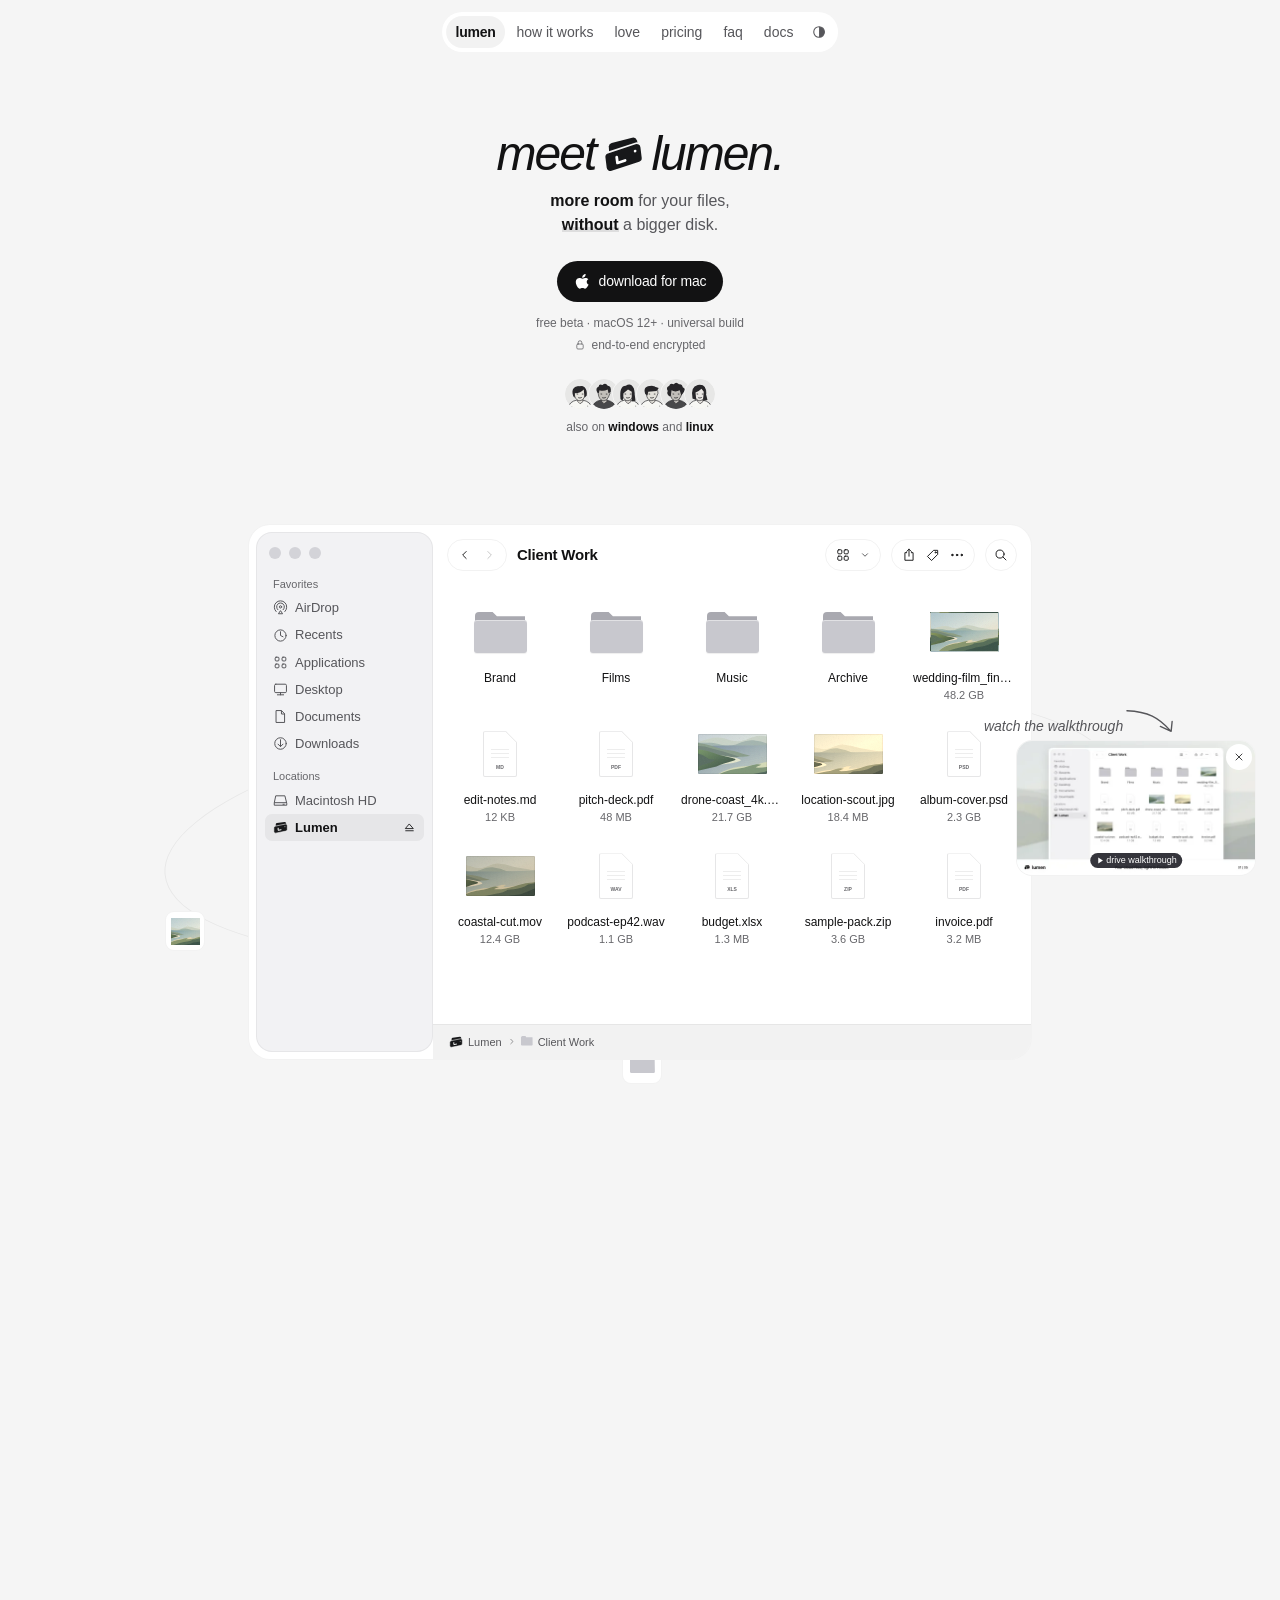
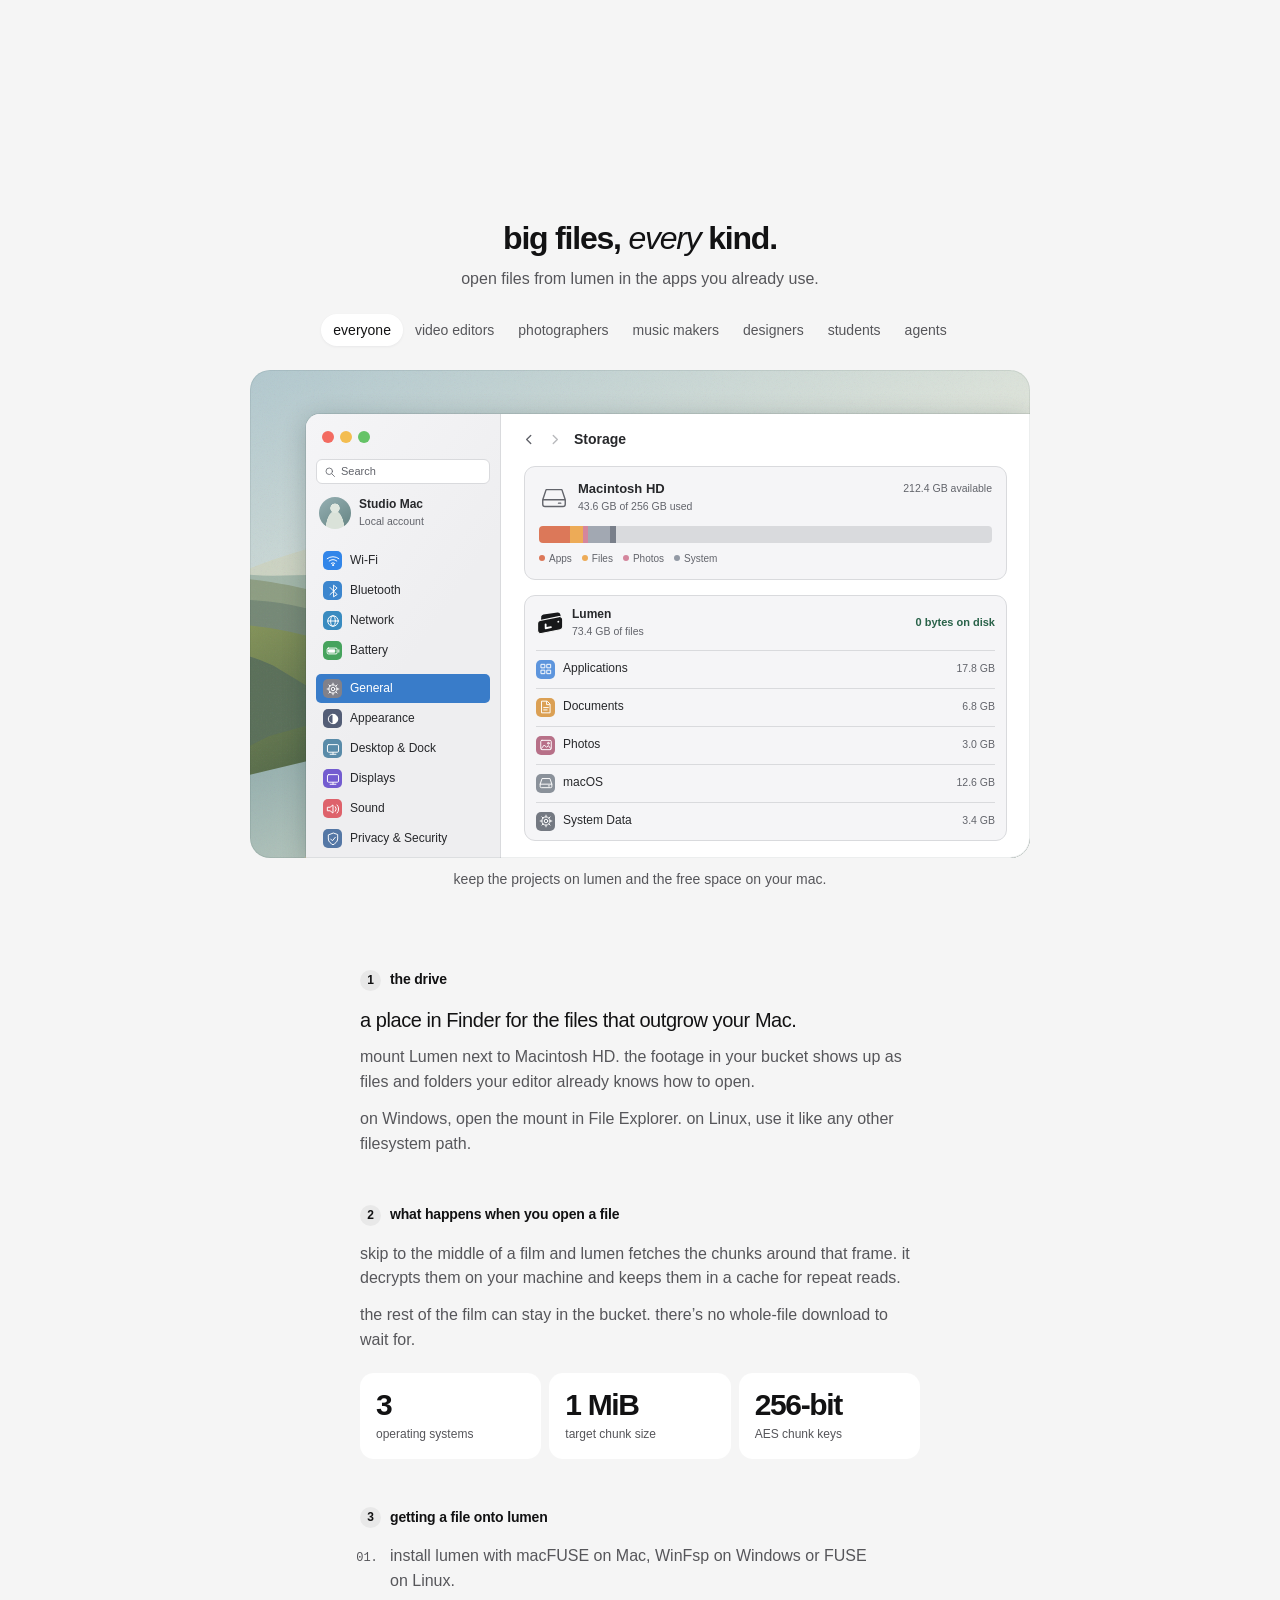
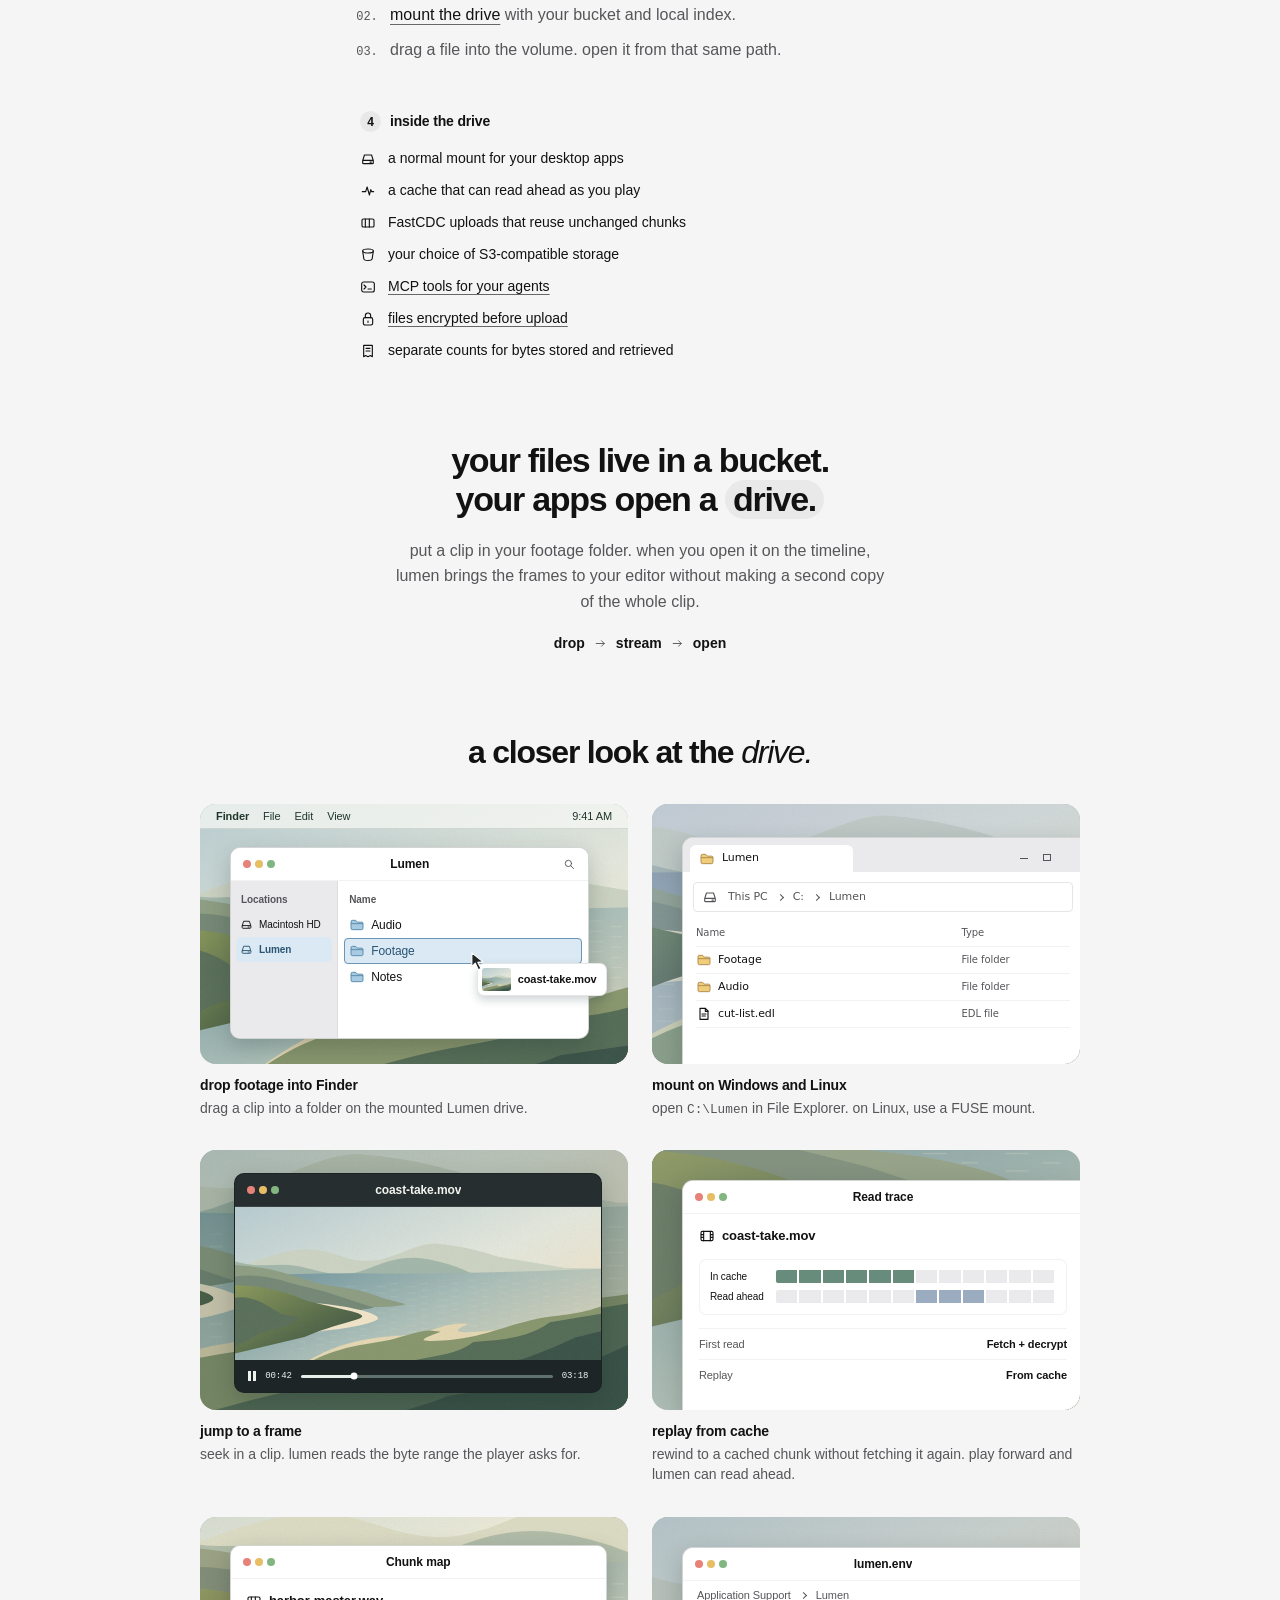
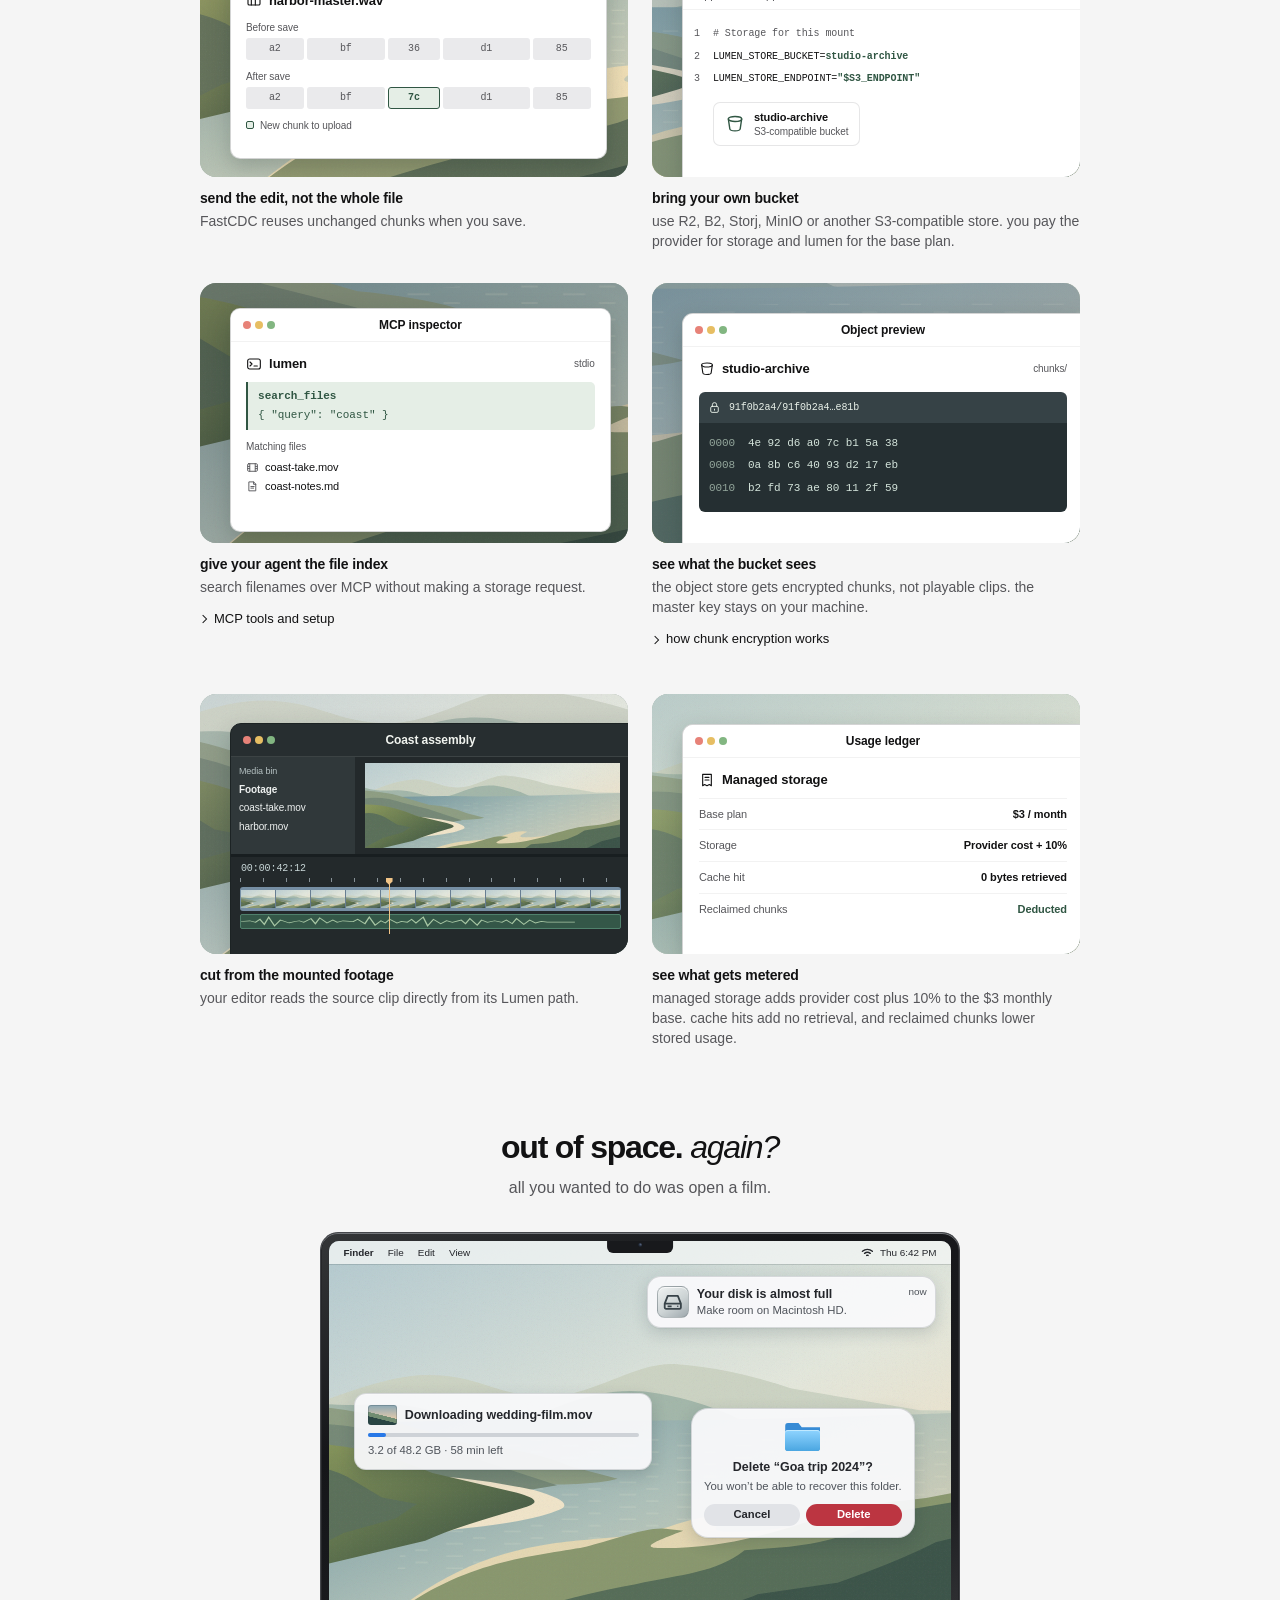
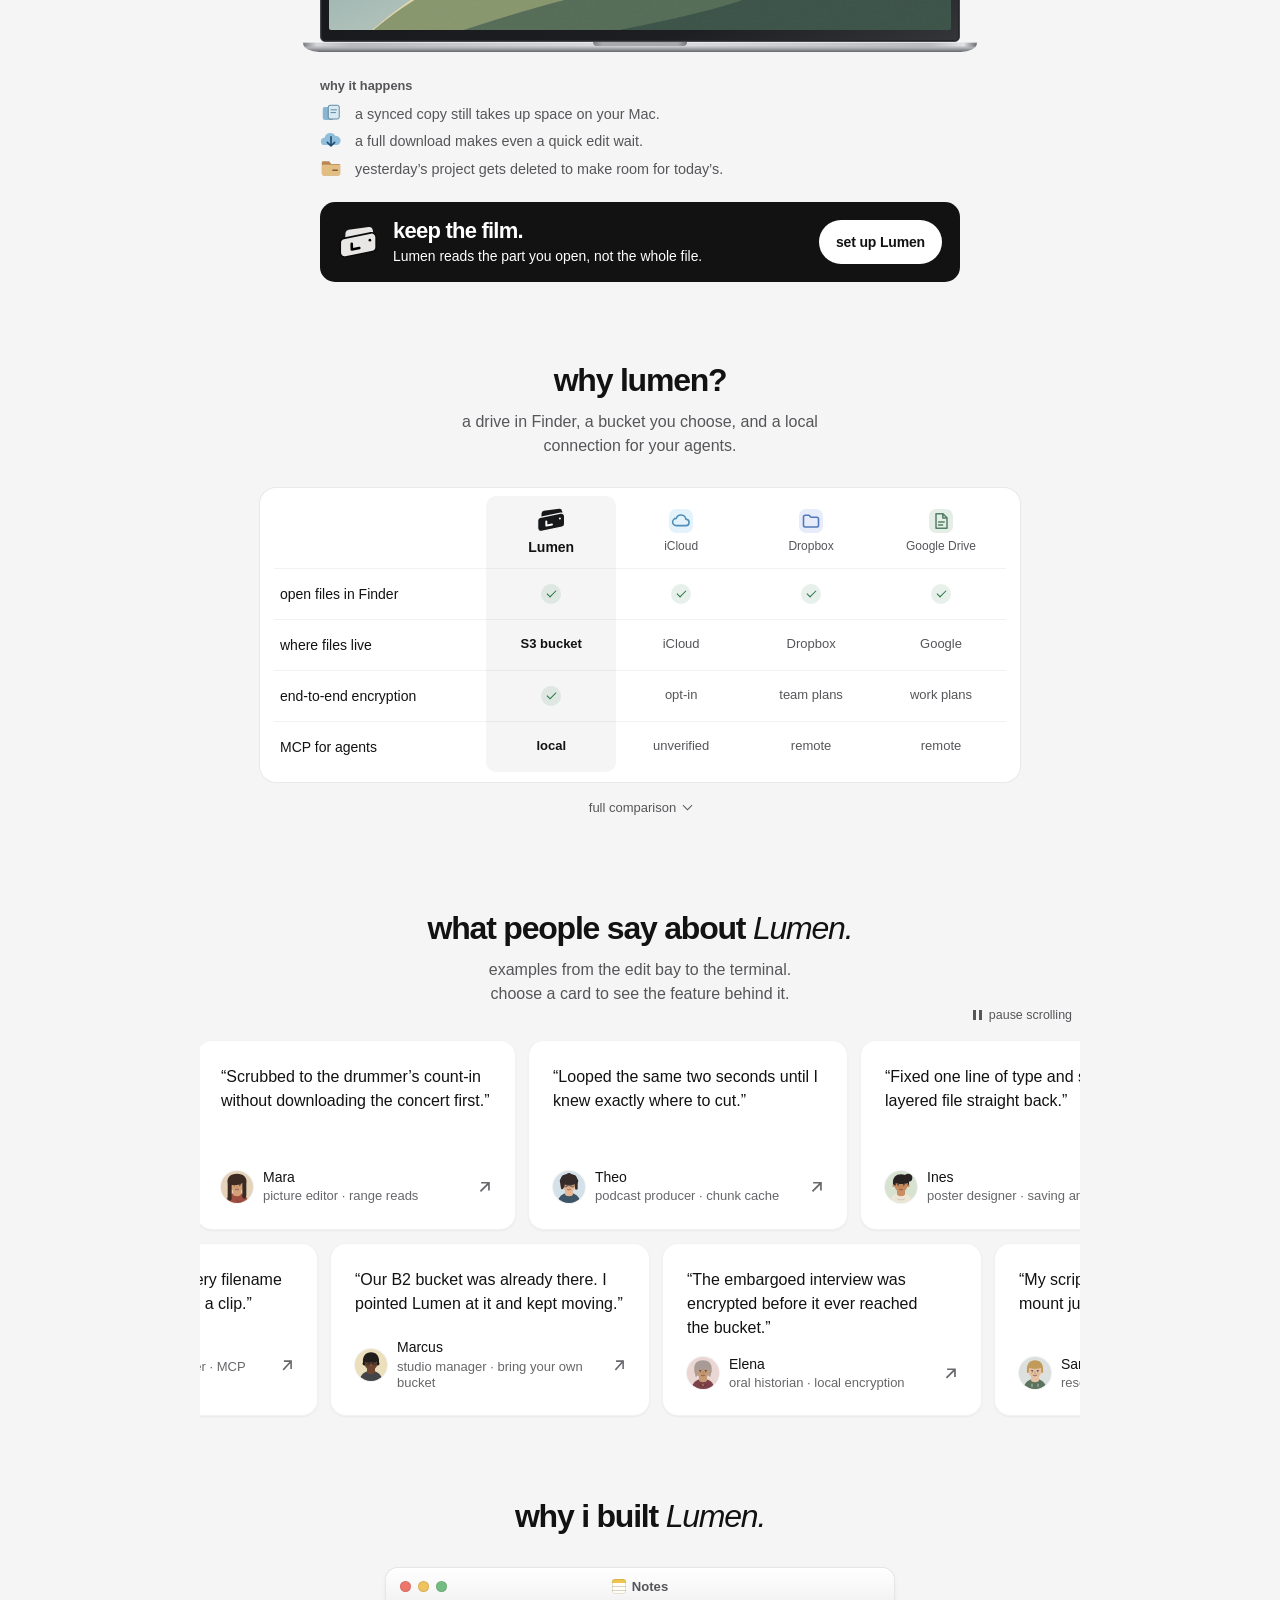
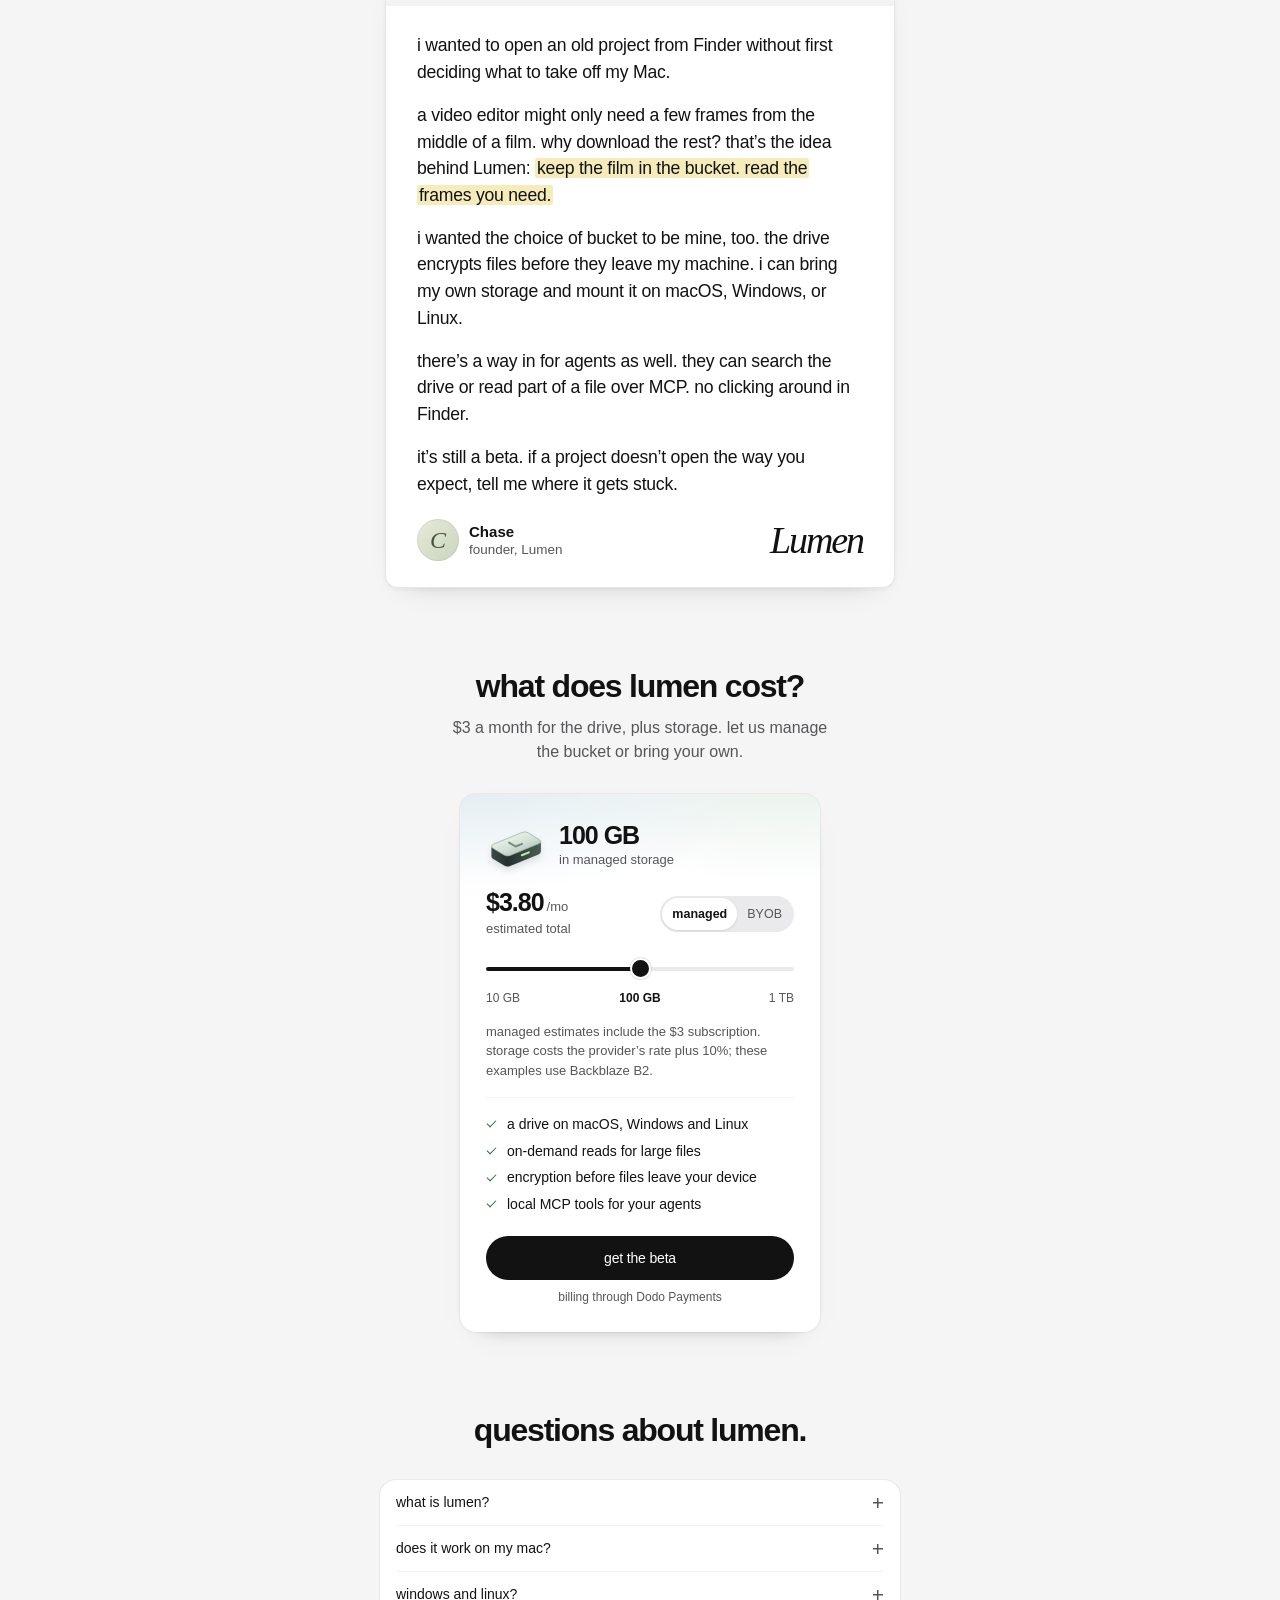
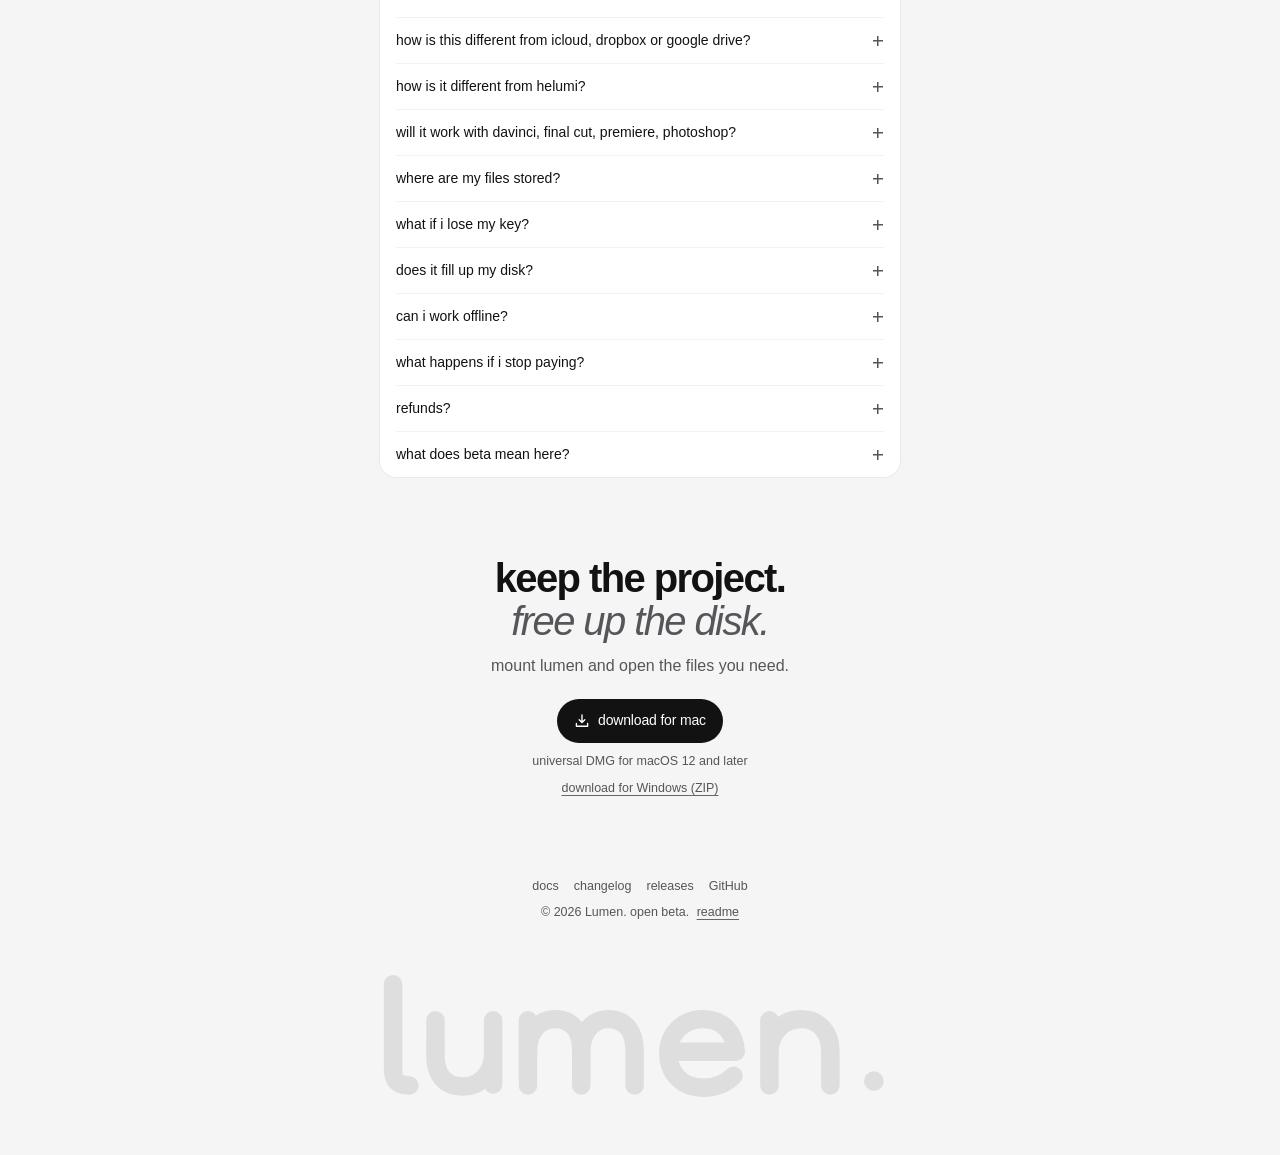
<file: docs/index.html>
<!doctype html>
<html lang="en">
<head>
  <meta charset="utf-8">
  <meta name="viewport" content="width=device-width, initial-scale=1">
  <meta name="color-scheme" content="light dark">
  <title>Lumen — a cloud drive for your files and your agents</title>
  <meta name="description" content="An encrypted drive in Finder, Explorer, and Linux. Stream your files from your own bucket and give your agents access through MCP.">
  <link rel="icon" type="image/svg+xml" href="./lumen-mark.svg">
  <script>
    (() => {
      let saved;
      try { saved = localStorage.getItem('lumen-theme'); } catch {}
      document.documentElement.dataset.theme = ['dark', 'light'].includes(saved)
        ? saved : matchMedia('(prefers-color-scheme: dark)').matches ? 'dark' : 'light';
    })();
  </script>
  <link rel="stylesheet" href="./landing.css?v=6">
  <link rel="stylesheet" href="./workloads.css?v=6">
  <link rel="stylesheet" href="./features.css?v=6">
  <link rel="stylesheet" href="./letters.css?v=6">
  <link rel="stylesheet" href="./plans.css?v=6">
  <script defer src="./scripts/home.js?v=6"></script>
</head>
<body>
  <svg class="symbol-bank" aria-hidden="true" focusable="false" xmlns="http://www.w3.org/2000/svg">
    <symbol id="ui-mac" viewBox="0 0 24 24"><path fill="currentColor" stroke="none" d="M16.4 2.1c.2 1.4-.4 3-1.3 4-1 .9-2.3 1.5-3.6 1.4-.1-1.4.5-2.8 1.3-3.7.9-1 2.4-1.6 3.6-1.7ZM20.6 17.1c-.4 1.1-.8 1.7-1.5 2.8-.9 1.3-2.1 3-3.6 3-1.3 0-1.8-.9-3.6-.9s-2.3.9-3.7.9c-1.4 0-2.6-1.6-3.5-2.9C2.1 16.1 1.5 10.6 5 8.6c1.4-.9 2.8-1 4.8-.4 1 .3 1.7.6 2.3.6.5 0 1.2-.3 2.3-.7 1.8-.6 4.2-.6 5.9 1.5-3.4 2-2.8 6.2.3 7.5Z"/></symbol>
    <symbol id="ui-lock" viewBox="0 0 24 24"><rect x="5.6" y="10" width="12.8" height="10" rx="2.3"/><path d="M8.4 10V7.1a3.6 3.6 0 0 1 7.2 0V10"/></symbol>
    <symbol id="ui-contrast" viewBox="0 0 24 24"><circle cx="12" cy="12" r="8"/><path fill="currentColor" stroke="none" d="M12 4a8 8 0 0 1 0 16z"/></symbol>
    <symbol id="ui-back" viewBox="0 0 24 24"><path d="m14 6-6 6 6 6"/></symbol>
    <symbol id="ui-next" viewBox="0 0 24 24"><path d="m10 6 6 6-6 6"/></symbol>
    <symbol id="ui-grid" viewBox="0 0 24 24"><rect x="3" y="3" width="7" height="7" rx="1.8"/><rect x="14" y="3" width="7" height="7" rx="1.8"/><rect x="3" y="14" width="7" height="7" rx="1.8"/><rect x="14" y="14" width="7" height="7" rx="1.8"/></symbol>
    <symbol id="ui-find" viewBox="0 0 24 24"><circle cx="10.4" cy="10.4" r="6.9"/><path d="m15.5 15.5 5 5"/></symbol>
    <symbol id="ui-share" viewBox="0 0 24 24"><path d="M8 8H5v13h14V8h-3M12 14V2m-4 4 4-4 4 4"/></symbol>
    <symbol id="ui-more" viewBox="0 0 24 24"><circle fill="currentColor" cx="4" cy="12" r="1.3"/><circle fill="currentColor" cx="12" cy="12" r="1.3"/><circle fill="currentColor" cx="20" cy="12" r="1.3"/></symbol>
    <symbol id="ui-tag" viewBox="0 0 24 24"><path d="M3 14 13 4h7v7L10 21z"/><circle cx="16.5" cy="7.5" r="1"/></symbol>
    <symbol id="ui-air" viewBox="0 0 24 24"><circle cx="12" cy="11" r="1.8"/><path d="M7.8 15.6a6.2 6.2 0 1 1 8.4 0M5 18.5a10 10 0 1 1 14 0m-10 3L12 17l3 4.5z"/></symbol>
    <symbol id="ui-clock" viewBox="0 0 24 24"><circle cx="12" cy="12" r="9"/><path d="M12 6v6l4 2"/></symbol>
    <symbol id="ui-apps" viewBox="0 0 24 24"><rect x="3.5" y="3.5" width="6" height="6" rx="1.5"/><rect x="14.5" y="3.5" width="6" height="6" rx="1.5"/><rect x="3.5" y="14.5" width="6" height="6" rx="1.5"/><rect x="14.5" y="14.5" width="6" height="6" rx="1.5"/></symbol>
    <symbol id="ui-screen" viewBox="0 0 24 24"><rect x="2.5" y="3.5" width="19" height="13.5" rx="2"/><path d="M12 17v3.5m-5 0h10"/></symbol>
    <symbol id="ui-doc" viewBox="0 0 24 24"><path d="M5.5 2.5h8l5 5v14H5.5zM13.5 3v5h5"/></symbol>
    <symbol id="ui-down" viewBox="0 0 24 24"><circle cx="12" cy="12" r="9.2"/><path d="M12 6v11l-4-4m4 4 4-4"/></symbol>
    <symbol id="ui-disk" viewBox="0 0 24 24"><path d="M5 4.5h14l3 12v3H2v-3zM2.5 15.5h19M16 18h2"/></symbol>
    <symbol id="ui-eject" viewBox="0 0 24 24"><path d="m12 6 7 8H5zM5 18h14"/></symbol>
    <symbol id="ui-chev" viewBox="0 0 24 24"><path d="m6 9 6 6 6-6"/></symbol>
    <symbol id="ui-play" viewBox="0 0 24 24"><path fill="currentColor" stroke="none" d="m8 4 12.5 8L8 20z"/></symbol>
    <symbol id="ui-close" viewBox="0 0 24 24"><path d="m6 6 12 12m0-12L6 18"/></symbol>
  </svg>
  <a class="skip-link" href="#top">skip to content</a>
  <nav class="island" aria-label="Main">
    <a class="wordmark" href="#top" aria-current="location">lumen</a>
    <a href="#what"><span class="nav-wide">how it works</span><span class="nav-short">how</span></a>
    <a href="#love">love</a><a href="#pricing">pricing</a><a href="#faq">faq</a>
    <a class="nav-docs" href="./getting-started.html">docs</a>
    <button type="button" class="theme-switch" data-mode hidden aria-label="Use dark theme" title="Change color theme"><svg class="glyph" aria-hidden="true" focusable="false"><use href="#ui-contrast"/></svg></button>
  </nav>

  <main id="top" tabindex="-1">
    <header class="intro wrap">
      <h1><span>meet</span> <img src="./lumen-mark.svg" width="42" height="36" alt=""> <span>lumen.</span></h1>
      <p class="tagline"><strong>more room</strong> for your files,<br> <mark>without</mark> a bigger disk.</p>
      <a class="btn mac-link" href="https://github.com/chasesdavis/lumen/releases/download/v0.1.0-beta.1/Lumen-0.1.0.dmg"><svg class="glyph" aria-hidden="true" focusable="false"><use href="#ui-mac"/></svg> download for mac</a>
      <p class="intro-meta">free beta · macOS 12+ · universal build</p>
      <p class="intro-lock"><svg class="glyph" aria-hidden="true" focusable="false"><use href="#ui-lock"/></svg> end-to-end encrypted</p>
      <div class="platform-note">
        <span class="portraits" aria-hidden="true"><svg viewBox="0 0 40 40" focusable="false"><rect width="40" height="40" rx="20" fill="#e7e7e6"/><path d="M4 40q1-10 12-12h7q12 2 13 12" fill="#f7f7f4" stroke="#28272a" stroke-width=".9"/><path d="M17 25v5l3 3 4-3-1-6" fill="#e7e5df" stroke="#363435" stroke-width=".9"/><path d="M12 18q0-8 8-8t8 9l-2 5q-2 5-6 5-5 0-7-6z" fill="#e7e5df" stroke="#353537" stroke-width=".9"/><path fill="#272629" d="M11 23c-4-11 4-14 8-13 6-3 11 3 10 12l-3 3-1-11c-3 3-6 5-12 5v6z"/><path d="m16 20 1 .1m6 0h1m-6 5q2 1 4-.3" fill="none" stroke="#29292a" stroke-linecap="round" stroke-width="1"/><path d="m9 36-.8 4m22-4.5 1 4" fill="none" stroke="#666" stroke-width=".8"/></svg><svg viewBox="0 0 40 40" focusable="false"><rect width="40" height="40" rx="20" fill="#e7e7e6"/><path d="M4 40q1-10 12-12h7q12 2 13 12" fill="#48484a" stroke="#28272a" stroke-width=".9"/><path d="M17 25v5l3 3 4-3-1-6" fill="#c2bfb9" stroke="#363435" stroke-width=".9"/><path d="M12 18q0-8 8-8t8 9l-2 5q-2 5-6 5-5 0-7-6z" fill="#c2bfb9" stroke="#353537" stroke-width=".9"/><path fill="#272629" d="M11 18q-3-6 2-8 0-4 5-2 4-4 7 1 5 0 4 8l-3 2-1-5q-6 3-11 1l-1 4z"/><path d="m16 20 1 .1m6 0h1m-6 5q2 1 4-.3" fill="none" stroke="#29292a" stroke-linecap="round" stroke-width="1"/><path d="m9 36-.8 4m22-4.5 1 4" fill="none" stroke="#666" stroke-width=".8"/></svg><svg viewBox="0 0 40 40" focusable="false"><rect width="40" height="40" rx="20" fill="#e7e7e6"/><path d="M4 40q1-10 12-12h7q12 2 13 12" fill="#f7f7f4" stroke="#28272a" stroke-width=".9"/><path d="M17 25v5l3 3 4-3-1-6" fill="#e2dfda" stroke="#363435" stroke-width=".9"/><path d="M12 18q0-8 8-8t8 9l-2 5q-2 5-6 5-5 0-7-6z" fill="#e2dfda" stroke="#353537" stroke-width=".9"/><path fill="#272629" d="M10 27q-2-18 7-18 7-5 11 4l2 16-5 1V17l-5-3-6 5-1 10z"/><path d="m16 20 1 .1m6 0h1m-6 5q2 1 4-.3" fill="none" stroke="#29292a" stroke-linecap="round" stroke-width="1"/><path d="m9 36-.8 4m22-4.5 1 4" fill="none" stroke="#666" stroke-width=".8"/></svg><svg viewBox="0 0 40 40" focusable="false"><rect width="40" height="40" rx="20" fill="#e7e7e6"/><path d="M4 40q1-10 12-12h7q12 2 13 12" fill="#f7f7f4" stroke="#28272a" stroke-width=".9"/><path d="M17 25v5l3 3 4-3-1-6" fill="#e3e1da" stroke="#363435" stroke-width=".9"/><path d="M12 18q0-8 8-8t8 9l-2 5q-2 5-6 5-5 0-7-6z" fill="#e3e1da" stroke="#353537" stroke-width=".9"/><path fill="#272629" d="M11 20q-4-11 9-11l9 3-3 4-11 1-1 5z"/><path d="m16 20 1 .1m6 0h1m-6 5q2 1 4-.3" fill="none" stroke="#29292a" stroke-linecap="round" stroke-width="1"/><path d="m9 36-.8 4m22-4.5 1 4" fill="none" stroke="#666" stroke-width=".8"/></svg><svg viewBox="0 0 40 40" focusable="false"><rect width="40" height="40" rx="20" fill="#e7e7e6"/><path d="M4 40q1-10 12-12h7q12 2 13 12" fill="#48484a" stroke="#28272a" stroke-width=".9"/><path d="M17 25v5l3 3 4-3-1-6" fill="#c2bfba" stroke="#363435" stroke-width=".9"/><path d="M12 18q0-8 8-8t8 9l-2 5q-2 5-6 5-5 0-7-6z" fill="#c2bfba" stroke="#353537" stroke-width=".9"/><path fill="#272629" d="M11 23q-4-3-2-7-3-5 2-7 1-4 6-2 3-4 7 0 4-1 5 4 5 2 1 7l-3 4-2-7q-6 3-11 0l-1 8z"/><path d="m16 20 1 .1m6 0h1m-6 5q2 1 4-.3" fill="none" stroke="#29292a" stroke-linecap="round" stroke-width="1"/><path d="m9 36-.8 4m22-4.5 1 4" fill="none" stroke="#666" stroke-width=".8"/></svg><svg viewBox="0 0 40 40" focusable="false"><rect width="40" height="40" rx="20" fill="#e7e7e6"/><path d="M4 40q1-10 12-12h7q12 2 13 12" fill="#f7f7f4" stroke="#28272a" stroke-width=".9"/><path d="M17 25v5l3 3 4-3-1-6" fill="#e9e6e3" stroke="#363435" stroke-width=".9"/><path d="M12 18q0-8 8-8t8 9l-2 5q-2 5-6 5-5 0-7-6z" fill="#e9e6e3" stroke="#353537" stroke-width=".9"/><path fill="#272629" d="M10 26q-3-16 7-18 12-2 11 12l2 8-6 1 1-12-3-4q-3 3-8 5l1 10z"/><path d="m16 20 1 .1m6 0h1m-6 5q2 1 4-.3" fill="none" stroke="#29292a" stroke-linecap="round" stroke-width="1"/><path d="m9 36-.8 4m22-4.5 1 4" fill="none" stroke="#666" stroke-width=".8"/></svg></span>
        <p>also on <a href="https://github.com/chasesdavis/lumen/releases/download/v0.1.0-beta.1/Lumen-0.1.0-win64.zip">windows</a> and <a href="./getting-started.html#build">linux</a></p>
      </div>
    </header>

    <section class="drive-story" id="stage" aria-label="Lumen drive walkthrough">
      <div class="drive-pin wrap">
        <div class="drive-stage">
          <div class="orbit" aria-hidden="true"><i></i><span class="sat photo"></span><span class="sat page">WAV</span><span class="sat fold"></span><span class="sat picture"></span><span class="sat sheet">PDF</span></div>
          <div class="finder-figure" role="img" aria-label="A sample Lumen drive in Finder. Get Info shows a 48.2 GB cloud movie with zero bytes kept on disk before opening.">
            <div class="finder-shell" aria-hidden="true">
              <div class="finder-side">
                <div class="traffic"><i></i><i></i><i></i></div>
                <p>Favorites</p>
                <span class="sidebar-row"><svg class="glyph" aria-hidden="true" focusable="false"><use href="#ui-air"/></svg>AirDrop</span>
                <span class="sidebar-row"><svg class="glyph" aria-hidden="true" focusable="false"><use href="#ui-clock"/></svg>Recents</span>
                <span class="sidebar-row"><svg class="glyph" aria-hidden="true" focusable="false"><use href="#ui-apps"/></svg>Applications</span>
                <span class="sidebar-row"><svg class="glyph" aria-hidden="true" focusable="false"><use href="#ui-screen"/></svg>Desktop</span>
                <span class="sidebar-row"><svg class="glyph" aria-hidden="true" focusable="false"><use href="#ui-doc"/></svg>Documents</span>
                <span class="sidebar-row"><svg class="glyph" aria-hidden="true" focusable="false"><use href="#ui-down"/></svg>Downloads</span>
                <p>Locations</p>
                <span class="sidebar-row"><svg class="glyph" aria-hidden="true" focusable="false"><use href="#ui-disk"/></svg>Macintosh HD</span><span class="sidebar-row chosen"><img class="sidebar-mark" src="./lumen-mark.svg" alt=""/>Lumen<svg class="glyph" aria-hidden="true" focusable="false"><use href="#ui-eject"/></svg></span>
              </div>
              <div class="finder-main">
                <div class="finder-tools">
                  <span class="tool-pill history"><svg class="glyph" aria-hidden="true" focusable="false"><use href="#ui-back"/></svg><svg class="glyph" aria-hidden="true" focusable="false"><use href="#ui-next"/></svg></span><b>Client Work</b>
                  <span class="tool-pill views"><svg class="glyph" aria-hidden="true" focusable="false"><use href="#ui-grid"/></svg><svg class="glyph" aria-hidden="true" focusable="false"><use href="#ui-chev"/></svg></span><span class="tool-pill actions"><svg class="glyph" aria-hidden="true" focusable="false"><use href="#ui-share"/></svg><svg class="glyph" aria-hidden="true" focusable="false"><use href="#ui-tag"/></svg><svg class="glyph" aria-hidden="true" focusable="false"><use href="#ui-more"/></svg></span>
                  <span class="tool-pill glass"><svg class="glyph" aria-hidden="true" focusable="false"><use href="#ui-find"/></svg></span>
                </div>
                <div class="file-grid">
                  <div class="file-tile"><i class="folder-icon"></i><span>Brand</span></div>
                  <div class="file-tile"><i class="folder-icon"></i><span>Films</span></div>
                  <div class="file-tile"><i class="folder-icon"></i><span>Music</span></div>
                  <div class="file-tile"><i class="folder-icon"></i><span>Archive</span></div>
                  <div class="file-tile selected-file"><i class="file-preview still first"></i><span>wedding-film_final.mov</span><small>48.2 GB</small></div>
                  <div class="file-tile"><i class="paper-icon"><small>MD</small></i><span>edit-notes.md</span><small>12 KB</small></div>
                  <div class="file-tile"><i class="paper-icon"><small>PDF</small></i><span>pitch-deck.pdf</span><small>48 MB</small></div>
                  <div class="file-tile"><i class="file-preview still second"></i><span>drone-coast_4k.mp4</span><small>21.7 GB</small></div>
                  <div class="file-tile"><i class="file-preview still third"></i><span>location-scout.jpg</span><small>18.4 MB</small></div>
                  <div class="file-tile"><i class="paper-icon"><small>PSD</small></i><span>album-cover.psd</span><small>2.3 GB</small></div>
                  <div class="file-tile"><i class="file-preview still fourth"></i><span>coastal-cut.mov</span><small>12.4 GB</small></div>
                  <div class="file-tile"><i class="paper-icon"><small>WAV</small></i><span>podcast-ep42.wav</span><small>1.1 GB</small></div>
                  <div class="file-tile"><i class="paper-icon"><small>XLS</small></i><span>budget.xlsx</span><small>1.3 MB</small></div>
                  <div class="file-tile"><i class="paper-icon"><small>ZIP</small></i><span>sample-pack.zip</span><small>3.6 GB</small></div>
                  <div class="file-tile"><i class="paper-icon"><small>PDF</small></i><span>invoice.pdf</span><small>3.2 MB</small></div>
                </div>
                <div class="finder-path"><img src="./lumen-mark.svg" width="14" height="12" alt=""> Lumen <svg class="glyph" aria-hidden="true" focusable="false"><use href="#ui-next"/></svg> <i class="tiny-folder"></i> Client Work</div>
              </div>
            </div>
            <div class="file-menu" aria-hidden="true"><span>Open</span><span>Open With</span><hr><span class="menu-info">Get Info</span><span>Quick Look</span><span>Rename</span><hr><span>Share…</span></div>
            <div class="inspector" aria-hidden="true">
              <div class="inspector-bar"><span class="traffic"><i></i><i></i><i></i></span> wedding-film_final.mov Info</div>
              <div class="inspector-title"><i class="file-preview first"></i><strong>wedding-film_final.mov<small>In your Lumen drive</small></strong><b>48.2 GB</b></div>
              <p class="info-tags">Add Tags…</p><p class="info-head">General:</p>
              <dl><dt>Kind:</dt><dd>QuickTime movie</dd><dt>Size:</dt><dd>48.2 GB in cloud storage</dd><dt>On disk:</dt><dd><mark>0 bytes</mark></dd><dt>Where:</dt><dd>Lumen / Client Work</dd><dt>Storage:</dt><dd>Encrypted · on demand</dd></dl>
              <div class="info-fold">More Info:</div><div class="info-fold">Name &amp; Extension:</div><div class="info-fold">Open with:</div>
            </div>
            <svg class="demo-pointer" aria-hidden="true" viewBox="0 0 22 28"><path d="m2 2 17 13-8.2 1 4.5 8.7-4.3 2-4.1-9L2 23z" fill="#141418" stroke="#fff" stroke-width="1.8" stroke-linejoin="round"/></svg>
          </div>
        </div>
      </div>
    </section>

    <aside class="tour-dock" aria-label="Watch the Lumen demo" hidden>
      <div class="tour-invite" aria-hidden="true">watch the walkthrough
        <svg viewBox="0 0 55 27"><path d="M2 2c22 1 32 7 44 20m-10-4 11 5 1-10" fill="none" stroke="currentColor" stroke-linecap="round" stroke-linejoin="round" stroke-width="1.4"/></svg>
      </div>
      <div class="tour-preview">
        <button type="button" class="tour-open" aria-haspopup="dialog" aria-controls="tour-player" aria-label="Play the Lumen drive walkthrough"><video class="tour-teaser" width="480" height="270" muted loop playsinline preload="none" poster="./tour-poster.webp" aria-hidden="true" data-preview="./tour-preview.mp4"></video><span><svg class="glyph" aria-hidden="true" focusable="false"><use href="#ui-play"/></svg> drive walkthrough</span></button>
        <button type="button" class="tour-hide" aria-label="Hide walkthrough preview"><svg class="glyph" aria-hidden="true" focusable="false"><use href="#ui-close"/></svg></button>
      </div>
    </aside>
    <dialog id="tour-player" aria-labelledby="tour-label">
      <h2 id="tour-label" class="sr-only">Lumen drive walkthrough</h2>
      <button type="button" class="tour-close" aria-label="Close walkthrough"><svg class="glyph" aria-hidden="true" focusable="false"><use href="#ui-close"/></svg></button>
      <video width="960" height="540" preload="none" playsinline controls poster="./tour-poster.webp">
        <source src="./lumen-tour.mp4" type="video/mp4"><track default kind="captions" srclang="en" label="English" src="./tour.vtt">
      </video>
      <p>Browse a project, inspect a cloud file, and see how Lumen reads it in ranges.</p>
    </dialog>

<section id="work" class="section centered" aria-labelledby="work-title">
  <div class="wrap">
    <h2 id="work-title">big files, <em>every</em> kind.</h2>
    <p class="work-intro">open files from lumen in the apps you already use.</p>

    <div class="work-showcase">
      <div class="work-tabs" role="navigation" aria-label="Workloads">
        <a id="work-tab-everyone" href="#work-everyone">everyone</a>
        <a id="work-tab-video" href="#work-video">video editors</a>
        <a id="work-tab-photo" href="#work-photo">photographers</a>
        <a id="work-tab-music" href="#work-music">music makers</a>
        <a id="work-tab-design" href="#work-design">designers</a>
        <a id="work-tab-study" href="#work-study">students</a>
        <a id="work-tab-agent" href="#work-agent">agents</a>
      </div>

      <svg class="work-defs" width="0" height="0" aria-hidden="true" focusable="false">
        <defs>
          <symbol id="work-i-drive" viewBox="0 0 24 24"><path d="m5 5-3 9v4a2 2 0 0 0 2 2h16a2 2 0 0 0 2-2v-4l-3-9zM2 14h20m-6 3h2"/></symbol>
          <symbol id="work-i-search" viewBox="0 0 24 24"><circle cx="10.5" cy="10.5" r="6.5"/><path d="m16 16 5 5"/></symbol>
          <symbol id="work-i-back" viewBox="0 0 24 24"><path d="m15 5-7 7 7 7"/></symbol>
          <symbol id="work-i-wifi" viewBox="0 0 24 24"><path d="M2 8a16 16 0 0 1 20 0M5.5 12a10.5 10.5 0 0 1 13 0M9 16a5 5 0 0 1 6 0"/><circle cx="12" cy="19" r="1" fill="currentColor"/></symbol>
          <symbol id="work-i-bluetooth" viewBox="0 0 24 24"><path d="m7 6 12 12-6 4V2l6 5L7 18"/></symbol>
          <symbol id="work-i-appearance" viewBox="0 0 24 24"><circle cx="12" cy="12" r="8"/><path fill="currentColor" d="M12 4v16a8 8 0 0 0 0-16z"/></symbol>
          <symbol id="work-i-shield" viewBox="0 0 24 24"><path d="M12 2 4 5v7c0 5 5 8 8 10 3-2 8-5 8-10V5zM8 12l3 3 5-6"/></symbol>
          <symbol id="work-i-net" viewBox="0 0 24 24"><circle cx="12" cy="12" r="9"/><ellipse cx="12" cy="12" rx="4" ry="9"/><path d="M3 12h18"/></symbol>
          <symbol id="work-i-battery" viewBox="0 0 24 24"><rect x="2" y="7" width="17" height="10" rx="2"/><path d="M22 10v4M5 10h10v4H5z" fill="currentColor"/></symbol>
          <symbol id="work-i-settings" viewBox="0 0 24 24"><circle cx="12" cy="12" r="7"/><circle cx="12" cy="12" r="3"/><path d="M12 2v3m0 14v3M2 12h3m14 0h3M5 5l2 2m10 10 2 2M5 19l2-2M17 7l2-2"/></symbol>
          <symbol id="work-i-display" viewBox="0 0 24 24"><rect x="2.5" y="4.5" width="19" height="13" rx="2"/><path d="M12 18v3m-5 0h10"/></symbol>
          <symbol id="work-i-sound" viewBox="0 0 24 24"><path d="M3 9h4l5-4v14l-5-4H3zm13-1a6 6 0 0 1 0 8m3-11a10 10 0 0 1 0 14"/></symbol>
          <symbol id="work-i-folder" viewBox="0 0 24 24"><path d="M3 6h6l2 2h10v11H3z"/></symbol>
          <symbol id="work-i-file" viewBox="0 0 24 24"><path d="M5 2h9l5 5v15H5zm8 1v5h5M8 13h8m-8 4h6"/></symbol>
          <symbol id="work-i-photo" viewBox="0 0 24 24"><rect x="3" y="4" width="18" height="16" rx="2"/><path d="m4 18 5-6 4 4 3-3 4 5"/><circle cx="16" cy="9" r="1.5"/></symbol>
          <symbol id="work-i-app" viewBox="0 0 24 24"><path d="M4 4h6v6H4zm10 0h6v6h-6zM4 14h6v6H4zm10 0h6v6h-6z"/></symbol>
          <symbol id="work-i-play" viewBox="0 0 24 24"><path d="m7 4 12 8-12 8z" fill="currentColor" stroke="none"/></symbol>
          <symbol id="work-i-skip" viewBox="0 0 24 24"><path d="M6 6v12m12-12L8 12l10 6z" fill="currentColor"/></symbol>
          <symbol id="work-i-code" viewBox="0 0 24 24"><path d="m8 6-6 6 6 6m8-12 6 6-6 6m-3-15-2 18"/></symbol>
          <symbol id="work-i-pointer" viewBox="0 0 24 24"><path d="m5 3 15 11-8 1-4 7z"/></symbol>
          <symbol id="work-i-layers" viewBox="0 0 24 24"><path d="m2 8 10-5 10 5-10 5zm1 5 9 5 9-5m-18 5 9 5 9-5"/></symbol>
          <symbol id="work-i-check" viewBox="0 0 24 24"><path d="m4 12 5 5L20 6"/></symbol>
          <symbol id="work-wave" viewBox="0 0 200 40" preserveAspectRatio="none">
            <path fill="currentColor" d="M0 20 2 19 4 19 6 19 8 18 10 16 12 16 14 17 16 15 18 14 20 16 22 13 24 13 26 13 28 16 30 10 32 9 34 16 36 7 38 13 40 9 42 13 44 14 46 10 48 15 50 17 52 12 54 13 56 11 58 14 60 14 62 13 64 15 66 15 68 18 70 18 72 16 74 17 76 17 78 19 80 17 82 15 84 14 86 13 88 17 90 12 92 14 94 17 96 10 98 16 100 11 102 16 104 9 106 18 108 11 110 18 112 15 114 19 116 16 118 18 120 17 122 17 124 17 126 15 128 15 130 16 132 14 134 13 136 15 138 15 140 12 142 11 144 9 146 11 148 14 150 8 152 12 154 11 156 8 158 10 160 6 162 16 164 16 166 12 168 9 170 6 172 13 174 14 176 12 178 6 180 15 182 15 184 18 186 12 188 13 190 17 192 12 194 15 196 17 198 19 200 20 200 20 198 21 196 22 194 25 192 28 190 22 188 26 186 25 184 22 182 23 180 23 178 33 176 28 174 26 172 27 170 33 168 30 166 26 164 23 162 24 160 30 158 28 156 28 154 28 152 28 150 32 148 26 146 28 144 31 142 25 140 28 138 24 136 24 134 25 132 25 130 24 128 24 126 24 124 22 122 22 120 23 118 21 116 22 114 21 112 24 110 22 108 27 106 22 104 31 102 23 100 25 98 23 96 29 94 23 92 25 90 27 88 23 86 26 84 25 82 24 80 22 78 21 76 23 74 23 72 23 70 21 68 21 66 23 64 24 62 25 60 23 58 24 56 25 54 25 52 25 50 22 48 24 46 26 44 25 42 26 40 30 38 27 36 28 34 23 32 30 30 27 28 22 26 25 24 24 22 25 20 24 18 25 16 25 14 22 12 24 10 22 8 22 6 21 4 21 2 21 0 20z"/>
          </symbol>
          <symbol id="work-piano" viewBox="0 0 120 32" preserveAspectRatio="none">
            <path stroke="currentColor" stroke-width="2.4" d="M1 24h10m2-5h7m2-5h10m3 5h6m2-9h13m3 4h8m2 5h10m4-9h8m2-5h9m2 9h13M4 28h23m9-3h17m14-1h18m10-3h21"/>
          </symbol>
          <linearGradient id="work-evening-sky" x2=".12" y2="1" gradientUnits="objectBoundingBox">
            <stop stop-color="#839faa"/><stop offset=".57" stop-color="#d9d4bd"/><stop offset="1" stop-color="#f4d09e"/>
          </linearGradient>
          <linearGradient id="work-evening-sea" x2=".7" y2="1" gradientUnits="objectBoundingBox">
            <stop stop-color="#b3bfbb"/><stop offset="1" stop-color="#608987"/>
          </linearGradient>
          <symbol id="work-film-still" viewBox="0 0 540 280" preserveAspectRatio="xMidYMid slice">
            <rect width="540" height="168" fill="url(#work-evening-sky)"/>
            <circle cx="361" cy="112" r="22" fill="#fcdfaa"/>
            <path d="M0 146q49-16 76-12t47 0l45-10 67 13 46-1 34 11 41 1 46 8H0z" fill="#8da5a1"/>
            <path d="m0 147 44-3 47-13 37 1 48 16 28-4 43 7 46-3 37 7 58-1 44 7H0z" fill="#789491"/>
            <path d="M0 156h540v124H0z" fill="url(#work-evening-sea)"/>
            <g stroke-linecap="round" fill="none">
              <path d="m266 162 110-1m-72 5h61m-94 5h78m-20 4h44m-98 7h52m-22 9h53m-109 4h42m13 7h28" stroke="#e5cfaa" opacity=".76"/>
              <path d="M62 174h48m31-7h31m-145 26h61m33-9h76m-38 31h44m100 4h32m-87 17h38" stroke="#d2d9c9" opacity=".6"/>
            </g>
            <path d="m540 121-42 2-30 13-24 11-37 5-24 7 48 4 23 9 49 1 37 6z" fill="#536f68"/>
            <path d="m540 133-53 6-21 13-30 9 41 4 27 12 36 8z" fill="#48625c"/>
            <g fill="#eee7d1"><path d="m479 136 3-26h5l4 24z"/><path d="M475 135v-7h9v7z"/></g>
            <path d="m480 109 5-4 5 4zm1 2h7v3h-7z" fill="#3f5150"/>
            <path d="m0 183 46-2 33 8 16 3 7 8 24 9 11 9 27 10 16 13 24 5 28 21 26 13H0z" fill="#334f47"/>
            <path d="m0 189 38-5 24 4 27 10 14 1 7 8 26 11 20 5-9-8-25-7-16-13-22-6-26-9-39-3-19 3z" fill="#777e58"/>
            <path d="m0 222 35-8 22 1 21 13 17 5 15 15 37 8 20 14 29 10H0z" fill="#283f39"/>
            <g fill="none" stroke="#485c58" stroke-width="1.4"><path d="M267 95q4-2 7 1 3-3 7-3m14 10q3-2 5 0 2-2 5-2"/></g>
          </symbol>
        </defs>
      </svg>

      <div class="work-panel" id="work-everyone">
        <h3 class="work-fallback-heading">everyone</h3>
        <figure>
          <div class="work-stage" role="img" aria-label="Storage settings: 73.4 GB of projects on Lumen take up zero bytes on the startup disk. Macintosh HD still has 212.4 GB available.">
            <div class="work-app work-settings work-adaptive" aria-hidden="true">
              <div class="work-settings-nav">
                <span class="work-lights"></span>
                <div class="work-search"><svg class="work-icon"><use href="#work-i-search"/></svg>Search</div>
                <div class="work-profile"><i></i><span><b>Studio Mac</b><small>Local account</small></span></div>
                <div class="work-pref-list">
                  <span><i style="--chip:#3286e9"><svg class="work-icon"><use href="#work-i-wifi"/></svg></i>Wi-Fi</span>
                  <span><i style="--chip:#3c86ce"><svg class="work-icon"><use href="#work-i-bluetooth"/></svg></i>Bluetooth</span>
                  <span><i style="--chip:#398bc0"><svg class="work-icon"><use href="#work-i-net"/></svg></i>Network</span>
                  <span><i style="--chip:#46a35d"><svg class="work-icon"><use href="#work-i-battery"/></svg></i>Battery</span>
                  <span class="work-pref-on"><i style="--chip:#81818a"><svg class="work-icon"><use href="#work-i-settings"/></svg></i>General</span>
                  <span><i style="--chip:#535d76"><svg class="work-icon"><use href="#work-i-appearance"/></svg></i>Appearance</span>
                  <span><i style="--chip:#598ba9"><svg class="work-icon"><use href="#work-i-display"/></svg></i>Desktop &amp; Dock</span>
                  <span><i style="--chip:#735cd0"><svg class="work-icon"><use href="#work-i-display"/></svg></i>Displays</span>
                  <span><i style="--chip:#de626b"><svg class="work-icon"><use href="#work-i-sound"/></svg></i>Sound</span>
                  <span><i style="--chip:#5477a5"><svg class="work-icon"><use href="#work-i-shield"/></svg></i>Privacy &amp; Security</span>
                </div>
              </div>
              <div class="work-storage">
                <div class="work-storage-title">
                  <span class="work-lights work-phone-lights"></span>
                  <svg class="work-icon"><use href="#work-i-back"/></svg><svg class="work-icon"><use href="#work-i-back"/></svg><b>Storage</b>
                </div>
                <div class="work-storage-body">
                  <div class="work-disk-card">
                    <div class="work-disk-heading"><svg class="work-icon"><use href="#work-i-drive"/></svg><div><b>Macintosh HD</b><small>43.6 GB of 256 GB used</small></div></div>
                    <div class="work-meter"></div>
                    <div class="work-disk-key"><span>Apps</span><span>Files</span><span>Photos</span><span>System</span></div>
                    <small>212.4 GB available</small>
                  </div>
                  <div class="work-storage-list">
                    <div class="work-lumen-row"><span class="work-monogram"></span><div><b>Lumen</b><small>73.4 GB of files</small></div><strong>0 bytes on disk</strong></div>
                    <div><i style="--chip:#5d95dd"><svg class="work-icon"><use href="#work-i-app"/></svg></i>Applications<small>17.8 GB</small></div>
                    <div><i style="--chip:#dba054"><svg class="work-icon"><use href="#work-i-file"/></svg></i>Documents<small>6.8 GB</small></div>
                    <div><i style="--chip:#b77088"><svg class="work-icon"><use href="#work-i-photo"/></svg></i>Photos<small>3.0 GB</small></div>
                    <div><i style="--chip:#8a919a"><svg class="work-icon"><use href="#work-i-drive"/></svg></i>macOS<small>12.6 GB</small></div>
                    <div><i style="--chip:#747982"><svg class="work-icon"><use href="#work-i-settings"/></svg></i>System Data<small>3.4 GB</small></div>
                  </div>
                </div>
              </div>
            </div>
          </div>
          <figcaption>keep the projects on lumen and the free space on your mac.</figcaption>
        </figure>
      </div>

      <div class="work-panel" id="work-video">
        <h3 class="work-fallback-heading">video editors</h3>
        <figure>
          <div class="work-stage" role="img" aria-label="A wedding film edit: a coastal cutaway in the viewer, vows_4k.mov on the timeline, and first-dance_song.wav on the audio track.">
            <div class="work-app work-studio" aria-hidden="true">
              <div class="work-bar"><span class="work-lights"></span><span class="work-doc"><b>Wedding film</b><small>Sequence 01 · 4K</small></span><span class="work-mode">Media <b>Edit</b> Color</span><span class="work-location"><svg class="work-icon"><use href="#work-i-drive"/></svg>Lumen / Films</span></div>
              <div class="work-edit">
                <div class="work-cut-room">
                  <div class="work-media-bin">
                    <div class="work-pane-label">Media pool <span>03</span></div>
                    <div class="work-media"><i class="work-land work-crop-b"></i><span>ceremony_cam-a.mov<small>38.6 GB · ProRes</small></span></div>
                    <div class="work-media work-media-on"><i><svg class="work-still" viewBox="0 0 540 280" preserveAspectRatio="xMidYMid slice"><use href="#work-film-still"/></svg></i><span>vows_4k.mov<small>12.4 GB · 4K</small></span></div>
                    <div class="work-media"><i class="work-media-audio"><svg class="work-wave"><use href="#work-wave"/></svg></i><span>first-dance_song.wav<small>64 MB · Stereo</small></span></div>
                  </div>
                  <div class="work-monitor">
                    <svg class="work-viewer-film" viewBox="0 0 540 280" preserveAspectRatio="xMidYMid meet"><use href="#work-film-still"/></svg>
                    <div class="work-transport"><span>01:02:18:06</span><span class="work-playback"><svg class="work-icon"><use href="#work-i-skip"/></svg><svg class="work-icon"><use href="#work-i-play"/></svg></span><small>Fit</small></div>
                  </div>
                </div>
                <div class="work-timeline">
                  <div class="work-sequence"><svg class="work-icon"><use href="#work-i-layers"/></svg>Wedding film <small>25 fps</small></div>
                  <div class="work-time-grid">
                    <div class="work-rule"><span>02:00</span><span>02:10</span><span>02:20</span><span>02:30</span></div>
                    <div class="work-edit-track"><b>V2</b><div><span class="work-clip work-cutaway" style="grid-column:6 / 11">Coast cutaway</span></div></div>
                    <div class="work-edit-track"><b>V1</b><div><span class="work-clip" style="grid-column:1 / 6">ceremony_cam-a.mov</span><span class="work-clip work-clip-on" style="grid-column:6 / 13">vows_4k.mov</span></div></div>
                    <div class="work-edit-track"><b>A1</b><div><span class="work-clip work-sound-clip" style="grid-column:2 / 13">first-dance_song.wav<svg class="work-wave"><use href="#work-wave"/></svg></span></div></div>
                  </div>
                </div>
              </div>
            </div>
          </div>
          <figcaption>edit in davinci, final cut or premiere without copying the footage to your mac.</figcaption>
        </figure>
      </div>

      <div class="work-panel" id="work-photo">
        <h3 class="work-fallback-heading">photographers</h3>
        <figure>
          <div class="work-stage" role="img" aria-label="DSC_0412.ARW open in a raw editor. A split preview shows the color grade, with a histogram, exposure sliders and a strip of neighboring frames.">
            <div class="work-app work-studio" aria-hidden="true">
              <div class="work-bar"><span class="work-lights"></span><span class="work-doc"><b>DSC_0412.ARW</b><small>6000 × 4000 · RAW</small></span><span class="work-mode">Library <b>Develop</b></span><span class="work-location"><svg class="work-icon"><use href="#work-i-drive"/></svg>Lumen / Shoots</span></div>
              <div class="work-develop">
                <div class="work-proof"><div class="work-proof-image work-land"><span>Original</span><span>Edited</span></div><div class="work-proof-info"><b>12 / 340</b><span>35 mm · f/8 · ISO 100</span></div></div>
                <div class="work-grade">
                  <div class="work-pane-label">Histogram</div>
                  <svg class="work-histogram" viewBox="0 0 160 48" preserveAspectRatio="none">
                    <path fill="#be928c" d="M0 46 4 41 9 43 15 30 21 34 27 18 31 22 36 12 42 27 47 24 54 34 60 25 66 29 72 15 76 19 81 8 86 13 92 7 97 17 101 14 107 28 112 24 117 33 124 27 132 38 140 35 147 42 154 39 160 46v2H0z"/>
                    <path fill="#7ba99b" opacity=".76" d="m0 46 9-10 5 3 9-13 6 4 7-10 5 7 6-11 6 6 8-12 5 11 6-5 7 5 7-12 4 6 6-10 5 11 5-4 6 13 5-3 7 9 3-7 9 12 6-4 8 8 9-2 9 8H0z"/>
                    <path fill="#879dc6" opacity=".68" d="M0 48 8 40 14 42 19 29 23 33 31 23 35 29 41 17 45 22 51 8 56 17 62 14 67 28 73 22 78 31 85 27 94 35 102 25 107 30 114 21 119 29 124 26 130 36 136 30 142 40 146 38 152 43 160 45v3z"/>
                  </svg>
                  <div class="work-pane-label">Light</div>
                  <div class="work-slider" style="--pos:61%">Exposure <b>+0.4</b><i></i></div>
                  <div class="work-slider" style="--pos:54%">Contrast <b>+8</b><i></i></div>
                  <div class="work-slider" style="--pos:35%">Highlights <b>−30</b><i></i></div>
                  <div class="work-slider" style="--pos:66%">Shadows <b>+32</b><i></i></div>
                  <div class="work-pane-label">Color</div>
                  <div class="work-slider work-warm" style="--pos:57%">Temperature <b>5,400 K</b><i></i></div>
                </div>
                <div class="work-filmstrip">
                  <div><i class="work-land work-crop-b"></i>DSC_0411.ARW</div><div class="work-frame-on"><i class="work-land"></i>DSC_0412.ARW</div>
                  <div><i class="work-land work-crop-c"></i>DSC_0413.ARW</div><div><i class="work-land work-crop-a"></i>DSC_0415.ARW</div>
                  <div><i class="work-land work-crop-b"></i>DSC_0417.ARW</div><div><i class="work-land work-crop-c"></i>DSC_0420.ARW</div>
                </div>
              </div>
            </div>
          </div>
          <figcaption>cull a whole shoot without copying every raw file to your disk.</figcaption>
        </figure>
      </div>

      <div class="work-panel" id="work-music">
        <h3 class="work-fallback-heading">music makers</h3>
        <figure>
          <div class="work-stage" role="img" aria-label="A multitrack session at 92 bpm. Vocal takes and harmony sit above the Rhodes recording and its MIDI guide.">
            <div class="work-app work-studio" aria-hidden="true">
              <div class="work-bar"><span class="work-lights"></span><span class="work-doc"><b>Low water</b><small>Session · 96 kHz</small></span><span class="work-lcd"><b>017 : 03</b><span>92 BPM</span><span>A min</span><span>4/4</span></span><span class="work-location"><svg class="work-icon"><use href="#work-i-drive"/></svg>Lumen / Sessions</span></div>
              <div class="work-arrange">
                <div class="work-bars"><b>Arrangement</b><div><span>1</span><span>5</span><span>9</span><span>13</span><span>17</span><span>21</span><span>25</span><span>29</span></div></div>
                <div class="work-song-sections"><b>Markers</b><div><span>Intro</span><span>Verse</span><span>Refrain</span></div></div>
                <div class="work-mix-row" style="--track:#6ca999">
                  <div class="work-channel"><b>01</b><div><strong>Vocals</strong><small>M &nbsp; S</small></div><i></i></div>
                  <div class="work-lane"><span style="grid-column:1 / 6">vocals_take-4.wav<svg class="work-wave"><use href="#work-wave"/></svg></span><span style="grid-column:6 / 12">vocals_take-4.wav<svg class="work-wave"><use href="#work-wave"/></svg></span></div>
                </div>
                <div class="work-mix-row" style="--track:#be8baf">
                  <div class="work-channel"><b>02</b><div><strong>Harmony</strong><small>M &nbsp; S</small></div><i></i></div>
                  <div class="work-lane"><span style="grid-column:4 / 9">harmony.wav<svg class="work-wave"><use href="#work-wave"/></svg></span><span style="grid-column:10 / 13">Double<svg class="work-wave"><use href="#work-wave"/></svg></span></div>
                </div>
                <div class="work-mix-row" style="--track:#bea472">
                  <div class="work-channel"><b>03</b><div><strong>Rhodes</strong><small>M &nbsp; S</small></div><i></i></div>
                  <div class="work-lane"><span style="grid-column:2 / 8">rhodes.wav<svg class="work-wave"><use href="#work-wave"/></svg></span><span style="grid-column:8 / 13">Reprise<svg class="work-wave"><use href="#work-wave"/></svg></span></div>
                </div>
                <div class="work-mix-row" style="--track:#8e9fc3">
                  <div class="work-channel"><b>04</b><div><strong>Keys guide</strong><small>M &nbsp; S</small></div><i></i></div>
                  <div class="work-lane"><span style="grid-column:1 / 7">Piano roll<svg class="work-wave"><use href="#work-piano"/></svg></span><span style="grid-column:7 / 11">Piano roll<svg class="work-wave"><use href="#work-piano"/></svg></span></div>
                </div>
                <div class="work-mix-foot"><span class="work-led"></span> Stereo out <span>24 bit</span></div>
              </div>
            </div>
          </div>
          <figcaption>multitrack takes stream while you comp. the session stays off your boot disk.</figcaption>
        </figure>
      </div>

      <div class="work-panel" id="work-design">
        <h3 class="work-fallback-heading">designers</h3>
        <figure>
          <div class="work-stage" role="img" aria-label="A design canvas with the Tidal atlas poster selected. The layered hero-render.psd uses forest-8k.tif and poster-4x5.ai from Lumen.">
            <div class="work-app work-design-app" aria-hidden="true">
              <div class="work-bar"><span class="work-lights"></span><span class="work-doc"><b>hero-render.psd</b><small>1.4 GB · 42 layers</small></span><span class="work-mode"><svg class="work-icon"><use href="#work-i-pointer"/></svg><svg class="work-icon"><use href="#work-i-layers"/></svg></span><span class="work-location"><svg class="work-icon"><use href="#work-i-drive"/></svg>Lumen / Brand</span></div>
              <div class="work-vector">
                <div class="work-layer-stack">
                  <div class="work-pane-label">Layers <span>42</span></div>
                  <b><svg class="work-icon"><use href="#work-i-layers"/></svg>Poster master</b>
                  <span class="work-layer-on"><i>T</i>Title</span><span><i>T</i>Edition line</span><span><svg class="work-icon"><use href="#work-i-photo"/></svg>Tidal contours</span>
                  <div class="work-pane-label">Linked assets</div>
                  <span><svg class="work-icon"><use href="#work-i-file"/></svg>poster-4x5.ai</span><span><svg class="work-icon"><use href="#work-i-photo"/></svg>forest-8k.tif</span>
                </div>
                <div class="work-pasteboard">
                  <div class="work-artboard"><small>FIELD EDITIONS <b>03 / 08</b></small><strong>Tidal<br>atlas<span class="work-handles"><i></i><i></i><i></i><i></i></span></strong>
                    <svg class="work-print-art" viewBox="0 0 200 140" preserveAspectRatio="xMidYMid slice">
                      <rect width="200" height="140" fill="#315954"/><circle cx="148" cy="43" r="20" fill="#e99b68"/>
                      <g fill="none" stroke="#c9d6b9" stroke-width="1.2">
                        <path d="M-15 3c42-28 63 6 73 34s47 44 91 38 55 10 66 14"/>
                        <path d="M-16 10c38-25 58 2 70 32s42 48 91 43 57 7 70 15"/>
                        <path d="M-15 18c32-23 53-3 65 28s38 52 92 49 58 4 72 14"/>
                        <path d="M-17 28c29-25 49-9 61 21s35 57 92 55 63 3 82 20"/>
                        <path d="M-16 39c22-27 43-15 55 13s30 63 94 62 62 1 85 18"/>
                        <path d="M-16 51C4 20 22 31 34 58s26 65 91 67 64-2 93 16"/>
                        <path d="M-18 64c18-33 36-26 47-1s22 70 90 72 66-4 96 16"/>
                        <path d="M-18 78C-2 39 13 47 25 71s17 71 87 77"/>
                      </g>
                    </svg>
                    <small>COASTAL STUDIES <b>PLATE 04</b></small>
                  </div>
                  <span class="work-zoom">66%</span>
                </div>
                <div class="work-inspect">
                  <div class="work-pane-label">Text layer</div><b>Title</b><small>Display serif · Regular</small>
                  <div class="work-field-grid"><span>X <b>48</b></span><span>Y <b>104</b></span><span>W <b>840</b></span><span>H <b>392</b></span></div>
                  <div class="work-pane-label">Appearance</div><span class="work-ink-sample"><i></i>Ink <b>100%</b></span>
                  <div class="work-pane-label">Export</div><small>Print · PDF</small>
                </div>
              </div>
            </div>
          </div>
          <figcaption>fastcdc uploads the changed chunks when you save, not the whole file.</figcaption>
        </figure>
      </div>

      <div class="work-panel" id="work-study">
        <h3 class="work-fallback-heading">students</h3>
        <figure>
          <div class="work-stage" role="img" aria-label="Physics 204: lecture-14.mp4 is paused at 34 minutes beside second-law-notes.md and the attached problem-set-6.pdf.">
            <div class="work-app work-adaptive" aria-hidden="true">
              <div class="work-bar"><span class="work-lights"></span><span class="work-doc"><b>lecture-14.mp4</b><small>Physics 204 · Semester 4</small></span><span class="work-location"><svg class="work-icon"><use href="#work-i-drive"/></svg>Lumen / Semester 4</span></div>
              <div class="work-study-room">
                <div class="work-lecture"><div class="work-slide"><small>PHYSICS 204 <b>LECTURE 14</b></small><strong>Heat &amp; entropy</strong>
                    <svg viewBox="0 0 208 75"><path fill="#c7d8c9" d="M50 16h107v38H50z"/><path fill="none" stroke="#46746b" stroke-width="1.7" d="M50 16h107v38H50z"/><path fill="#46746b" d="m108 13 6 3-6 3zm-3 38-6 3 6 3zm49-16 3 6 3-6zm-107 0 3-6 3 6z"/><path fill="none" stroke="#6b7770" d="M28 5v59h147"/><g fill="#3c5650" font-size="9" font-family="sans-serif"><text x="17" y="13">T</text><text x="178" y="67">S</text></g></svg>
                    <span>The Carnot cycle</span></div>
                  <div class="work-lecture-controls"><i></i><svg class="work-icon"><use href="#work-i-play"/></svg>34:00 <small>/ 1:24:10</small><b>1.5×</b></div>
                </div>
                <div class="work-notebook"><small>second-law-notes.md</small><b>Lecture 14</b><span class="work-note-date">Thermodynamics / Week 6</span>
                  <p>The Carnot cycle is a rectangle on a temperature–entropy diagram.</p>
                  <p class="work-note-quote">Area inside the loop = net work.</p>
                  <div class="work-bookmark"><i></i>Replay the cycle <b>34:00</b></div>
                  <div class="work-attachment"><svg class="work-icon"><use href="#work-i-file"/></svg><span>problem-set-6.pdf<small>1.2 MB · Lumen</small></span></div>
                </div>
              </div>
            </div>
          </div>
          <figcaption>stream the lecture. search your indexed notes locally.</figcaption>
        </figure>
      </div>

      <div class="work-panel" id="work-agent">
        <h3 class="work-fallback-heading">agents</h3>
        <figure>
          <div class="work-stage" role="img" aria-label="An MCP workbench searches Lumen for broll, finds interview-broll.mov, and reads the first 64 KiB without opening Finder.">
            <div class="work-app work-adaptive" aria-hidden="true">
              <div class="work-bar"><span class="work-lights"></span><span class="work-doc"><b>MCP workbench</b><small>Lumen · Local session</small></span><span class="work-location"><span class="work-led"></span>stdio connected</span></div>
              <div class="work-workbench">
                <div class="work-tool-library"><div class="work-pane-label">Server</div><b><svg class="work-icon"><use href="#work-i-drive"/></svg>Lumen</b><div class="work-pane-label">Tools</div>
                  <span>list_files</span><span class="work-tool-on">search_files</span><span>file_metadata</span><span>read_file</span>
                </div>
                <div class="work-transcript">
                  <div class="work-pane-label">Session log <span>01</span></div>
                  <p>Find the b-roll for the edit.</p>
                  <div class="work-call"><div><svg class="work-icon"><use href="#work-i-code"/></svg><b>search_files</b><small>tool call</small></div>
                    <code>{ <em>"query"</em>: <strong>"broll"</strong> }</code>
                    <div class="work-result"><svg class="work-icon"><use href="#work-i-file"/></svg><span>interview-broll.mov<small>1 match · filename index</small></span></div>
                  </div>
                  <div class="work-call"><div><svg class="work-icon"><use href="#work-i-code"/></svg><b>read_file</b><small>tool call</small></div>
                    <div class="work-readout"><span>offset <b>0</b></span><span>bytes_read <b>65536</b></span></div>
                    <div class="work-call-ok"><svg class="work-icon"><use href="#work-i-check"/></svg>First 64 KiB returned</div>
                  </div>
                </div>
              </div>
            </div>
          </div>
          <figcaption>no finder scraping. agents search and read the drive through structured tools.</figcaption>
        </figure>
      </div>
    </div>
  </div>
  <script>
    (() => {
      const section = document.getElementById('work');
      const list = section.querySelector('.work-tabs');
      const tabs = Array.from(list.querySelectorAll('a'));
      const panels = tabs.map(tab => section.querySelector(tab.hash));
      if (!tabs.length || panels.some(panel => !panel)) return;

      function select(index, moveFocus) {
        tabs.forEach((tab, i) => {
          const active = i === index;
          tab.setAttribute('aria-selected', String(active));
          tab.tabIndex = active ? 0 : -1;
          panels[i].hidden = !active;
        });
        const tab = tabs[index];
        if (moveFocus) tab.focus({ preventScroll: true });
        // Reveal the tab inside its rail without scrolling the whole page.
        const item = tab.getBoundingClientRect();
        const rail = list.getBoundingClientRect();
        if (item.left < rail.left + 3) list.scrollLeft += item.left - rail.left - 3;
        else if (item.right > rail.right - 3) list.scrollLeft += item.right - rail.right + 3;
      }

      list.setAttribute('role', 'tablist');
      tabs.forEach((tab, i) => {
        tab.setAttribute('role', 'tab');
        tab.setAttribute('aria-controls', panels[i].id);
        panels[i].setAttribute('role', 'tabpanel');
        panels[i].setAttribute('aria-labelledby', tab.id);
        panels[i].tabIndex = 0;
        tab.addEventListener('click', event => {
          if (event.metaKey || event.ctrlKey || event.shiftKey || event.altKey) return;
          event.preventDefault();
          select(i, true);
        });
        tab.addEventListener('keydown', event => {
          if (event.altKey || event.ctrlKey || event.metaKey) return;
          let next;
          switch (event.key) {
            case 'ArrowLeft': next = (i - 1 + tabs.length) % tabs.length; break;
            case 'ArrowRight': next = (i + 1) % tabs.length; break;
            case 'Home': next = 0; break;
            case 'End': next = tabs.length - 1; break;
            case ' ': next = i; break;
            default: return;
          }
          event.preventDefault();
          select(next, true);
        });
      });
      select(Math.max(0, tabs.findIndex(tab => tab.hash === location.hash)), false);
      section.setAttribute('data-work-tabs', '');
    })();
  </script>
</section>

<section class="section wrap lf-notes" id="what" aria-labelledby="lf-how">
  <h2 class="lf-sr" id="lf-how">how lumen works</h2>
  <svg class="lf-defs" width="0" height="0" aria-hidden="true" focusable="false">
    <defs>
      <symbol id="lf-i-drive" viewBox="0 0 24 24"><path d="M4 14.5 6.7 6h10.6l2.7 8.5M5.5 14h13a1.5 1.5 0 0 1 1.5 1.5v2a1.5 1.5 0 0 1-1.5 1.5h-13A1.5 1.5 0 0 1 4 17.5v-2A1.5 1.5 0 0 1 5.5 14Z"/><path d="M15 16.6h2"/></symbol>
      <symbol id="lf-i-folder" viewBox="0 0 24 24"><path d="M3 7a2 2 0 0 1 2-2h5l2.4 2.7H19a2 2 0 0 1 2 2V17a2 2 0 0 1-2 2H5a2 2 0 0 1-2-2Z"/><path d="M3.5 10h17"/></symbol>
      <symbol id="lf-i-file" viewBox="0 0 24 24"><path d="M6 3.5h8l4 4V20H6Z"/><path d="M14 3.5V8h4M9 12h6m-6 3h5"/></symbol>
      <symbol id="lf-i-film" viewBox="0 0 24 24"><rect x="3" y="5" width="18" height="14" rx="2"/><path d="M7 5v14m10-14v14M3.5 10h3M3.5 14h3m11-4h3m-3 4h3"/></symbol>
      <symbol id="lf-i-seek" viewBox="0 0 24 24"><path d="M3.5 13h5l2.2-7 3.4 12 2.1-8 1.4 3h2.9"/></symbol>
      <symbol id="lf-i-chunks" viewBox="0 0 24 24"><rect x="3" y="6" width="18" height="12" rx="2"/><path d="M8 6v12m6-12v12"/></symbol>
      <symbol id="lf-i-bucket" viewBox="0 0 24 24"><ellipse cx="12" cy="6" rx="8" ry="3"/><path d="m4 6 1.8 12c.5 3 11.9 3 12.4 0L20 6"/></symbol>
      <symbol id="lf-i-terminal" viewBox="0 0 24 24"><rect x="2.5" y="4.5" width="19" height="15" rx="3"/><path d="m6 9 3 3-3 3m6 0h5"/></symbol>
      <symbol id="lf-i-lock" viewBox="0 0 24 24"><rect x="5" y="10" width="14" height="11" rx="2.5"/><path d="M8 10V7a4 4 0 0 1 8 0v3m-4 5v2"/></symbol>
      <symbol id="lf-i-ledger" viewBox="0 0 24 24"><path d="M5.5 3.5h13v17l-3-1.8-3.5 1.8-3.5-1.8-3 1.8Z"/><path d="M9 8h6m-6 4h6"/></symbol>
      <symbol id="lf-i-search" viewBox="0 0 24 24"><circle cx="10" cy="10" r="5.8"/><path d="m14.5 14.5 5 5"/></symbol>
      <symbol id="lf-i-arrow" viewBox="0 0 24 24"><path d="M4 12h15m-5-5 5 5-5 5"/></symbol>
    </defs>
  </svg>

  <div class="lf-notes-body">
    <div class="lf-note">
      <h3><span class="lf-number" aria-hidden="true">1</span> the drive</h3>
      <p class="lf-lead">a place in Finder for the files that outgrow your Mac.</p>
      <p>mount Lumen next to Macintosh HD. the footage in your bucket shows up as files and folders your editor already knows how to open.</p>
      <p>on Windows, open the mount in File Explorer. on Linux, use it like any other filesystem path.</p>
    </div>

    <div class="lf-note">
      <h3><span class="lf-number" aria-hidden="true">2</span> what happens when you open a file</h3>
      <p>skip to the middle of a film and lumen fetches the chunks around that frame. it decrypts them on your machine and keeps them in a cache for repeat reads.</p>
      <p>the rest of the film can stay in the bucket. there’s no whole-file download to wait for.</p>
      <ul class="lf-stats" role="list" aria-label="Lumen in numbers">
        <li><strong>3</strong><span>operating systems</span></li>
        <li><strong>1 MiB</strong><span>target chunk size</span></li>
        <li><strong>256-bit</strong><span>AES chunk keys</span></li>
      </ul>
    </div>

    <div class="lf-note">
      <h3><span class="lf-number" aria-hidden="true">3</span> getting a file onto lumen</h3>
      <ol class="lf-steps">
        <li>install lumen with macFUSE on Mac, WinFsp on Windows or FUSE on Linux.</li>
        <li><a href="./getting-started.html#mount">mount the drive</a> with your bucket and local index.</li>
        <li>drag a file into the volume. open it from that same path.</li>
      </ol>
    </div>

    <div class="lf-note">
      <h3><span class="lf-number" aria-hidden="true">4</span> inside the drive</h3>
      <ul class="lf-checks" role="list">
        <li><svg class="lf-icon" aria-hidden="true"><use href="#lf-i-drive"/></svg> a normal mount for your desktop apps</li>
        <li><svg class="lf-icon" aria-hidden="true"><use href="#lf-i-seek"/></svg> a cache that can read ahead as you play</li>
        <li><svg class="lf-icon" aria-hidden="true"><use href="#lf-i-chunks"/></svg> FastCDC uploads that reuse unchanged chunks</li>
        <li><svg class="lf-icon" aria-hidden="true"><use href="#lf-i-bucket"/></svg> your choice of S3-compatible storage</li>
        <li><svg class="lf-icon" aria-hidden="true"><use href="#lf-i-terminal"/></svg> <a href="#agents">MCP tools for your agents</a></li>
        <li><svg class="lf-icon" aria-hidden="true"><use href="#lf-i-lock"/></svg> <a href="#security">files encrypted before upload</a></li>
        <li><svg class="lf-icon" aria-hidden="true"><use href="#lf-i-ledger"/></svg> separate counts for bytes stored and retrieved</li>
      </ul>
    </div>
  </div>
</section>

<section class="section wrap centered lf-prose" aria-labelledby="lf-prose-title">
  <h2 id="lf-prose-title">your files live in a bucket.<br>your apps open a <mark>drive.</mark></h2>
  <p>put a clip in your footage folder. when you open it on the timeline, lumen brings the frames to your editor without making a second copy of the whole clip.</p>
  <figure class="lf-flow" aria-label="File workflow: drop, stream, open">
    <span>drop</span><svg class="lf-icon" aria-hidden="true"><use href="#lf-i-arrow"/></svg>
    <span>stream</span><svg class="lf-icon" aria-hidden="true"><use href="#lf-i-arrow"/></svg><span>open</span>
  </figure>
</section>

<section class="section wrap centered lf-gallery" id="gets" aria-labelledby="lf-gallery-title">
  <h2 id="lf-gallery-title">a closer look at the <em>drive.</em></h2>
  <div class="lf-grid">
    <figure class="lf-example" id="finder-drop" tabindex="-1">
      <div class="lf-scene lf-finder" aria-hidden="true">
        <div class="lf-menubar"><b>Finder</b><span>File</span><span>Edit</span><span>View</span><time datetime="09:41">9:41 AM</time></div>
        <div class="lf-window lf-browser">
          <div class="lf-titlebar"><i class="lf-lights"></i><b>Lumen</b><svg class="lf-icon"><use href="#lf-i-search"/></svg></div>
          <div class="lf-finder-body">
            <div class="lf-sidebar"><small>Locations</small><span><svg class="lf-icon"><use href="#lf-i-drive"/></svg>Macintosh HD</span><span class="lf-selected"><svg class="lf-icon"><use href="#lf-i-drive"/></svg>Lumen</span></div>
            <div class="lf-filelist"><small>Name</small><span><svg class="lf-icon lf-folder"><use href="#lf-i-folder"/></svg>Audio</span><span class="lf-droptarget"><svg class="lf-icon lf-folder"><use href="#lf-i-folder"/></svg>Footage</span><span><svg class="lf-icon lf-folder"><use href="#lf-i-folder"/></svg>Notes</span></div>
          </div>
        </div>
        <div class="lf-dragchip"><i class="lf-thumb"></i>coast-take.mov<svg class="lf-pointer" viewBox="0 0 16 22"><path d="M2 1v16l4-4 3.5 7.5 3.2-1.5L9 12l6-.6Z"/></svg></div>
      </div>
      <figcaption><h3>drop footage into Finder</h3><p>drag a clip into a folder on the mounted Lumen drive.</p></figcaption>
    </figure>

    <figure class="lf-example" id="platform-mounts" tabindex="-1">
      <div class="lf-scene lf-explorer" aria-hidden="true">
        <div class="lf-window">
          <div class="lf-win-tabs"><span><svg class="lf-icon lf-folder"><use href="#lf-i-folder"/></svg>Lumen</span><i></i></div>
          <div class="lf-address"><svg class="lf-icon"><use href="#lf-i-drive"/></svg> This PC <i></i> C: <i></i> Lumen</div>
          <div class="lf-explorer-list">
            <div class="lf-table-head"><span>Name</span><span>Type</span></div>
            <div><span><svg class="lf-icon lf-folder"><use href="#lf-i-folder"/></svg>Footage</span><small>File folder</small></div>
            <div><span><svg class="lf-icon lf-folder"><use href="#lf-i-folder"/></svg>Audio</span><small>File folder</small></div>
            <div><span><svg class="lf-icon"><use href="#lf-i-file"/></svg>cut-list.edl</span><small>EDL file</small></div>
          </div>
        </div>
      </div>
      <figcaption><h3>mount on Windows and Linux</h3><p>open <code>C:\Lumen</code> in File Explorer. on Linux, use a FUSE mount.</p></figcaption>
    </figure>

    <figure class="lf-example" id="range-reads" tabindex="-1">
      <div class="lf-scene lf-player" aria-hidden="true">
        <div class="lf-window lf-play-window">
          <div class="lf-titlebar"><i class="lf-lights"></i><b>coast-take.mov</b></div>
          <div class="lf-film-still"></div>
          <div class="lf-playback"><i class="lf-pause"></i><span>00:42</span><i class="lf-scrub"></i><span>03:18</span></div>
        </div>
      </div>
      <figcaption><h3>jump to a frame</h3><p>seek in a clip. lumen reads the byte range the player asks for.</p></figcaption>
    </figure>

    <figure class="lf-example" id="cached-replay" tabindex="-1">
      <div class="lf-scene lf-cache" aria-hidden="true">
        <div class="lf-window">
          <div class="lf-titlebar"><i class="lf-lights"></i><b>Read trace</b></div>
          <div class="lf-pad">
            <div class="lf-docline"><svg class="lf-icon"><use href="#lf-i-film"/></svg><b>coast-take.mov</b></div>
            <div class="lf-trace"><span>In cache</span><div class="lf-blocks lf-hit"></div><span>Read ahead</span><div class="lf-blocks lf-ahead"></div></div>
            <div class="lf-pair"><span>First read</span><b>Fetch + decrypt</b></div>
            <div class="lf-pair"><span>Replay</span><b>From cache</b></div>
          </div>
        </div>
      </div>
      <figcaption><h3>replay from cache</h3><p>rewind to a cached chunk without fetching it again. play forward and lumen can read ahead.</p></figcaption>
    </figure>

    <figure class="lf-example" id="changed-chunks" tabindex="-1">
      <div class="lf-scene lf-cdc" aria-hidden="true">
        <div class="lf-window">
          <div class="lf-titlebar"><i class="lf-lights"></i><b>Chunk map</b></div>
          <div class="lf-pad">
            <div class="lf-docline"><svg class="lf-icon"><use href="#lf-i-chunks"/></svg><b>harbor-master.wav</b></div>
            <small>Before save</small>
            <div class="lf-strip"><span>a2</span><span>bf</span><span>36</span><span>d1</span><span>85</span></div>
            <small>After save</small>
            <div class="lf-strip"><span>a2</span><span>bf</span><span class="lf-new">7c</span><span>d1</span><span>85</span></div>
            <div class="lf-map-key"><i></i> New chunk to upload</div>
          </div>
        </div>
      </div>
      <figcaption><h3>send the edit, not the whole file</h3><p>FastCDC reuses unchanged chunks when you save.</p></figcaption>
    </figure>

    <figure class="lf-example" id="own-bucket" tabindex="-1">
      <div class="lf-scene lf-storage" aria-hidden="true">
        <div class="lf-window">
          <div class="lf-titlebar"><i class="lf-lights"></i><b>lumen.env</b></div>
          <div class="lf-editor-path">Application Support <i></i> Lumen</div>
          <div class="lf-config">
            <div><span>1</span><code># Storage for this mount</code></div>
            <div><span>2</span><code>LUMEN_STORE_BUCKET=<b>studio-archive</b></code></div>
            <div><span>3</span><code>LUMEN_STORE_ENDPOINT=<b>"$S3_ENDPOINT"</b></code></div>
          </div>
          <div class="lf-bucket-tag"><svg class="lf-icon"><use href="#lf-i-bucket"/></svg><span><b>studio-archive</b><small>S3-compatible bucket</small></span></div>
        </div>
      </div>
      <figcaption><h3>bring your own bucket</h3><p>use R2, B2, Storj, MinIO or another S3-compatible store. you pay the provider for storage and lumen for the base plan.</p></figcaption>
    </figure>

    <figure class="lf-example" id="agents" tabindex="-1">
      <div class="lf-scene lf-agent" aria-hidden="true">
        <div class="lf-window">
          <div class="lf-titlebar"><i class="lf-lights"></i><b>MCP inspector</b></div>
          <div class="lf-pad">
            <div class="lf-docline"><svg class="lf-icon"><use href="#lf-i-terminal"/></svg><b>lumen</b><small>stdio</small></div>
            <div class="lf-call"><b>search_files</b><code>{ "query": "coast" }</code></div>
            <small>Matching files</small>
            <div class="lf-results"><span><svg class="lf-icon"><use href="#lf-i-film"/></svg>coast-take.mov</span><span><svg class="lf-icon"><use href="#lf-i-file"/></svg>coast-notes.md</span></div>
          </div>
        </div>
      </div>
      <figcaption>
        <h3>give your agent the file index</h3><p>search filenames over MCP without making a storage request.</p>
        <details class="lf-detail"><summary>MCP tools and setup</summary>
          <p>point <code>lumen-mcp-server</code> at the mount’s index. the stdio and TCP server supports <code>list_files</code>, <code>search_files</code> and <code>file_metadata</code> without fetching file contents.</p>
          <p>in a storage-backed integration, <code>read_file</code> takes an ID, offset and length. <code>index_content</code> opts a file’s first page into local plaintext search. with a commit log, agents can also call <code>create_file</code>, <code>replace_file</code>, <code>delete_file</code> and <code>gc_run</code>.</p>
          <a href="./getting-started.html#agents">connect an MCP client</a>
        </details>
      </figcaption>
    </figure>

    <figure class="lf-example" id="security" tabindex="-1">
      <div class="lf-scene lf-security" aria-hidden="true">
        <div class="lf-window">
          <div class="lf-titlebar"><i class="lf-lights"></i><b>Object preview</b></div>
          <div class="lf-pad">
            <div class="lf-docline"><svg class="lf-icon"><use href="#lf-i-bucket"/></svg><b>studio-archive</b><small>chunks/</small></div>
            <div class="lf-object"><svg class="lf-icon"><use href="#lf-i-lock"/></svg><code>91f0b2a4/91f0b2a4…e81b</code></div>
            <div class="lf-hex"><span>0000</span><code>4e 92 d6 a0 7c b1 5a 38</code><span>0008</span><code>0a 8b c6 40 93 d2 17 eb</code><span>0010</span><code>b2 fd 73 ae 80 11 2f 59</code></div>
          </div>
        </div>
      </div>
      <figcaption>
        <h3>see what the bucket sees</h3><p>the object store gets encrypted chunks, not playable clips. the master key stays on your machine.</p>
        <details class="lf-detail"><summary>how chunk encryption works</summary>
          <p>lumen uses HKDF-SHA256 to derive a key for each chunk from the master key and the chunk’s fingerprint. AES-256-GCM seals the chunk with a fresh nonce and authenticates that fingerprint, so a substituted chunk fails verification.</p>
        </details>
      </figcaption>
    </figure>

    <figure class="lf-example">
      <div class="lf-scene lf-cut" aria-hidden="true">
        <div class="lf-window lf-cut-window">
          <div class="lf-titlebar"><i class="lf-lights"></i><b>Coast assembly</b></div>
          <div class="lf-edit-top"><div><small>Media bin</small><b>Footage</b><span>coast-take.mov</span><span>harbor.mov</span></div><i class="lf-edit-monitor"></i></div>
          <div class="lf-timecode">00:00:42:12</div>
          <div class="lf-timeline"><div class="lf-ruler"></div><div class="lf-video-track"></div><div class="lf-audio-track"><svg viewBox="0 0 260 18" preserveAspectRatio="none"><path d="m0 9 6-1 4 2 3-4 3 7 3-10 4 12 4-8 6 4 4-2 3-1 3 2 5-5 3 7 3-8 5 7 4-4 3 3 4-2 7 1 3-3 5 6 3-9 4 11 4-6 3 3 3-5 5 5 3-2 4 1 3-4 3 5 5-8 3 12 4-9 5 6 4-4 4 2 6-3 3 5 3-7 5 9 3-7 4 3 5-2 5 2 3-3 4 5 3-7 5 8 4-6 4 4 4-2 4 1h19"/></svg></div><i class="lf-playhead"></i></div>
        </div>
      </div>
      <figcaption><h3>cut from the mounted footage</h3><p>your editor reads the source clip directly from its Lumen path.</p></figcaption>
    </figure>

    <figure class="lf-example">
      <div class="lf-scene lf-meter" aria-hidden="true">
        <div class="lf-window">
          <div class="lf-titlebar"><i class="lf-lights"></i><b>Usage ledger</b></div>
          <div class="lf-pad">
            <div class="lf-docline"><svg class="lf-icon"><use href="#lf-i-ledger"/></svg><b>Managed storage</b></div>
            <div class="lf-pair"><span>Base plan</span><b>$3 / month</b></div>
            <div class="lf-pair"><span>Storage</span><b>Provider cost + 10%</b></div>
            <div class="lf-pair"><span>Cache hit</span><b>0 bytes retrieved</b></div>
            <div class="lf-pair lf-reclaim"><span>Reclaimed chunks</span><b>Deducted</b></div>
          </div>
        </div>
      </div>
      <figcaption><h3>see what gets metered</h3><p>managed storage adds provider cost plus 10% to the $3 monthly base. cache hits add no retrieval, and reclaimed chunks lower stored usage.</p></figcaption>
    </figure>
  </div>
</section>

<section id="story" class="section centered" aria-labelledby="ld-title">
  <div class="wrap">
    <h2 id="ld-title">out of space. <em>again?</em></h2>
    <p class="letters-deck">all you wanted to do was open a film.</p>

    <div class="ld-laptop" role="img" aria-label="Illustrated MacBook: the disk is almost full. Only 3.2 GB of a 48.2 GB wedding film has downloaded, with 58 minutes left. Finder asks whether to delete the Goa trip 2024 folder.">
      <div class="ld-lid" aria-hidden="true">
        <div class="ld-screen">
          <div class="ld-menu">
            <b>Finder</b><span>File</span><span>Edit</span><span>View</span>
            <span class="ld-status">
              <svg viewBox="0 0 18 14" fill="none" stroke="currentColor" stroke-width="2" stroke-linecap="round"><path d="M2 4.5a11 11 0 0 1 14 0M5 7.5a6.5 6.5 0 0 1 8 0M8 10.5a2 2 0 0 1 2 0"/></svg>
              <span>Thu 6:42 PM</span>
            </span>
          </div>
          <div class="ld-panel ld-warning">
            <span class="ld-drive-icon">
              <svg viewBox="0 0 24 24" fill="none" stroke="currentColor" stroke-width="2" stroke-linejoin="round"><path d="M6.4 5.5h11.2L21 14v4.3c0 .8-.7 1.5-1.5 1.5h-15c-.8 0-1.5-.7-1.5-1.5V14zM3.4 14h17.2"/><path d="M6.2 17h4.5"/><circle cx="17.5" cy="17" r=".8" fill="currentColor" stroke="none"/></svg>
            </span>
            <span><strong>Your disk is almost full</strong><small>Make room on Macintosh HD.</small></span>
            <span class="ld-now">now</span>
          </div>
          <div class="ld-panel ld-transfer">
            <strong><span class="ld-film"></span>Downloading wedding-film.mov</strong>
            <span class="ld-meter"></span>
            <small>3.2 of 48.2 GB &middot; 58 min left</small>
          </div>
          <div class="ld-panel ld-delete">
            <span class="ld-folder"></span>
            <strong>Delete “Goa trip 2024”?</strong>
            <small>You won’t be able to recover this folder.</small>
            <span class="ld-choices"><span>Cancel</span><span>Delete</span></span>
          </div>
          <span class="ld-camera"></span>
        </div>
      </div>
      <div class="ld-base" aria-hidden="true"></div>
    </div>

    <div class="ld-reasons">
      <h3>why it happens</h3>
      <ul role="list">
        <li>
          <svg viewBox="0 0 24 20" aria-hidden="true"><rect x="3" y="3" width="12" height="14" rx="2" fill="#8ab6d2"/><rect x="9" y="1" width="12" height="15" rx="2" fill="#d9e9f1" stroke="#56809a"/><path d="M12 6h6m-6 3h5" fill="none" stroke="#56809a" stroke-linecap="round"/></svg>
          a synced copy still takes up space on your Mac.
        </li>
        <li>
          <svg viewBox="0 0 24 20" aria-hidden="true"><path d="M5 15a4 4 0 0 1 0-8 6.5 6.5 0 0 1 12-2 5 5 0 0 1 1 10z" fill="#8fbfda"/><path d="M12 6v10m-4-4 4 4 4-4" fill="none" stroke="#204e74" stroke-width="1.8" stroke-linecap="round" stroke-linejoin="round"/></svg>
          a full download makes even a quick edit wait.
        </li>
        <li>
          <svg viewBox="0 0 24 20" aria-hidden="true"><path d="M2 5V3q0-1 1.5-1H10l2.2 3H21q1 0 1 1v10q0 1.5-2 1.5H4q-2 0-2-2z" fill="#b98753"/><path d="M2 7q0-1 1.5-1H21q1 0 1 1v9q0 1.5-2 1.5H4q-2 0-2-2z" fill="#e3be83"/><path d="M14 12h5" fill="none" stroke="#845f3e" stroke-width="1.6" stroke-linecap="round"/></svg>
          yesterday’s project gets deleted to make room for today’s.
        </li>
      </ul>
    </div>

    <div class="ld-answer">
      <img src="lumen-mark.svg" alt="" width="40" height="34" loading="lazy">
      <p><strong>keep the film.</strong><span>Lumen reads the part you open, not the whole file.</span></p>
      <a class="btn ld-cta" href="getting-started.html">set up Lumen</a>
    </div>
  </div>
</section>

<section id="compare" class="section centered lm-compare" aria-labelledby="lm-compare-heading">
  <div class="wrap">
    <h2 id="lm-compare-heading">why lumen?</h2>
    <p class="lm-intro">a drive in Finder, a bucket you choose, and a local connection for your agents.</p>

    <div class="lm-glance">
      <table role="table" aria-label="Lumen and three cloud drives at a glance">
        <thead role="rowgroup">
          <tr role="row">
            <th role="columnheader" scope="col"><span class="lm-sr">feature</span></th>
            <th role="columnheader" scope="col">
              <img src="./lumen-mark.svg" alt="" width="30" height="26">
              Lumen
            </th>
            <th role="columnheader" scope="col">
              <svg width="26" height="26" viewBox="0 0 26 26" aria-hidden="true" focusable="false">
                <rect x="1" y="1" width="24" height="24" rx="7" fill="#e4f3fb"/>
                <path d="M8.2 17.6h9.6a3.2 3.2 0 0 0 .1-6.4 5 5 0 0 0-9.7-.8 3.6 3.6 0 0 0 0 7.2Z" fill="none" stroke="#4e90b7" stroke-width="1.6"/>
              </svg>
              iCloud
            </th>
            <th role="columnheader" scope="col">
              <svg width="26" height="26" viewBox="0 0 26 26" aria-hidden="true" focusable="false">
                <rect x="1" y="1" width="24" height="24" rx="7" fill="#e7ecfa"/>
                <path d="M5.5 9c0-1 .7-1.7 1.7-1.7H11l2 2h5.8c1 0 1.7.7 1.7 1.7v6.3c0 1-.7 1.7-1.7 1.7H7.2c-1 0-1.7-.7-1.7-1.7Z" fill="none" stroke="#5278bc" stroke-width="1.6" stroke-linejoin="round"/>
              </svg>
              Dropbox
            </th>
            <th role="columnheader" scope="col">
              <svg width="26" height="26" viewBox="0 0 26 26" aria-hidden="true" focusable="false">
                <rect x="1" y="1" width="24" height="24" rx="7" fill="#e4eee6"/>
                <path d="M8 5.7h7l4 4v10.6H8z M14.8 6v4.1h4 M10.6 14h5.6 M10.6 17h4" fill="none" stroke="#548067" stroke-width="1.5" stroke-linejoin="round" stroke-linecap="round"/>
              </svg>
              Google Drive
            </th>
          </tr>
        </thead>
        <tbody role="rowgroup">
          <tr role="row">
            <th role="rowheader" scope="row">open files in Finder</th>
            <td role="cell"><span class="lm-yes"><span class="lm-sr">yes</span></span></td>
            <td role="cell"><span class="lm-yes"><span class="lm-sr">yes</span></span></td>
            <td role="cell"><span class="lm-yes"><span class="lm-sr">yes</span></span></td>
            <td role="cell"><span class="lm-yes"><span class="lm-sr">yes</span></span></td>
          </tr>
          <tr role="row">
            <th role="rowheader" scope="row">where files live</th>
            <td role="cell">S3 bucket</td><td role="cell">iCloud</td><td role="cell">Dropbox</td><td role="cell">Google</td>
          </tr>
          <tr role="row">
            <th role="rowheader" scope="row">end-to-end encryption</th>
            <td role="cell"><span class="lm-yes"><span class="lm-sr">yes, by default</span></span></td>
            <td role="cell">opt-in</td><td role="cell">team plans</td><td role="cell">work plans</td>
          </tr>
          <tr role="row">
            <th role="rowheader" scope="row">MCP for agents</th>
            <td role="cell">local</td><td role="cell">unverified</td><td role="cell">remote</td><td role="cell">remote</td>
          </tr>
        </tbody>
      </table>
    </div>

    <details class="lm-full">
      <summary>full comparison</summary>
      <p class="lm-matrix-note">desktop clients vary by plan, platform and settings. “unverified” means we haven’t confirmed the feature, not that it’s missing.</p>
      <p class="lm-scroll-help">scroll the table sideways to compare all five drives.</p>
      <div class="lm-matrix-scroll" role="region" aria-label="Full drive comparison" tabindex="0">
        <table class="lm-matrix">
          <caption class="lm-sr">Platform support, file handling, encryption, storage and pricing</caption>
          <thead>
            <tr><th scope="col">feature</th><th scope="col">Lumen</th><th scope="col">iCloud</th><th scope="col">Dropbox</th><th scope="col">Google Drive</th><th scope="col">Helumi</th></tr>
          </thead>
          <tbody>
            <tr><th scope="rowgroup" colspan="6">platforms</th></tr>
            <tr><th scope="row">macOS</th><td>12 and later</td><td>built in</td><td>desktop app</td><td>desktop app</td><td>26.2 and later</td></tr>
            <tr><th scope="row">Windows</th><td>WinFsp</td><td>iCloud for Windows</td><td>desktop app</td><td>desktop app</td><td>Mac client only</td></tr>
            <tr><th scope="row">Linux</th><td>FUSE</td><td>no native client listed</td><td>desktop app</td><td>browser, no desktop app</td><td>Mac client only</td></tr>
          </tbody>
          <tbody>
            <tr><th scope="rowgroup" colspan="6">how files behave</th></tr>
            <tr><th scope="row">open in place</th><td>mounted drive</td><td>iCloud Drive folder</td><td>Dropbox folder</td><td>streamed drive or mirrored folder</td><td>mounted drive</td></tr>
            <tr><th scope="row">reads by byte range</th><td>requested chunks</td><td>unverified</td><td>depends on app and file</td><td>stream mode; ranges unverified</td><td>on-demand reads</td></tr>
            <tr><th scope="row">local disk use</th><td>on demand, with a cache</td><td>optimized storage</td><td>online-only option</td><td>stream or mirror</td><td>on demand</td></tr>
            <tr><th scope="row">content-defined uploads after edits</th><td>changed chunks</td><td>unverified</td><td>unverified</td><td>unverified</td><td>unverified</td></tr>
          </tbody>
          <tbody>
            <tr><th scope="rowgroup" colspan="6">storage and keys</th></tr>
            <tr><th scope="row">end-to-end encryption</th><td>per-chunk keys</td><td>Advanced Data Protection</td><td>select team folders</td><td>Workspace client-side option</td><td>on device</td></tr>
            <tr><th scope="row">choice of bucket</th><td>managed or your own S3 bucket</td><td>iCloud storage</td><td>Dropbox storage</td><td>Google storage</td><td>managed R2</td></tr>
          </tbody>
          <tbody>
            <tr><th scope="rowgroup" colspan="6">agents and price</th></tr>
            <tr><th scope="row">MCP server</th><td>included, runs locally</td><td>unverified</td><td>remote server</td><td>remote server</td><td>unverified</td></tr>
            <tr><th scope="row">monthly cost at 100 GB</th><td><a href="#pricing">$3.80 managed estimate</a> or $3 plus your own bucket bill</td><td>iCloud+ tier</td><td>depends on plan</td><td>Google One tier</td><td>depends on plan</td></tr>
          </tbody>
        </table>
      </div>
    </details>
  </div>
</section>

<section id="love" class="section centered" aria-labelledby="lc-title">
  <div class="wrap">
    <h2 id="lc-title">what people say about <em>Lumen.</em></h2>
    <p class="letters-deck">examples from the edit bay to the terminal. choose a card to see the feature behind it.</p>

    <div class="lc-board">
      <button type="button" class="lc-toggle" aria-controls="lc-posts" hidden>pause scrolling</button>
      <div class="lc-posts" id="lc-posts">
        <div class="lc-lane">
          <div class="lc-strip">
            <ul class="lc-set" role="list" aria-label="Example creative workflows">
              <li>
                <a class="lc-card" href="#range-reads">
                  <p>“Scrubbed to the drummer’s count-in without downloading the concert first.”</p>
                  <span class="lc-by"><img class="lc-face" src="./avatars/mara.svg" alt="" width="32" height="32" loading="lazy" decoding="async"><span><b>Mara</b><small>picture editor · range reads</small></span></span>
                </a>
              </li>
              <li>
                <a class="lc-card" href="#cached-replay">
                  <p>“Looped the same two seconds until I knew exactly where to cut.”</p>
                  <span class="lc-by"><img class="lc-face" src="./avatars/theo.svg" alt="" width="32" height="32" loading="lazy" decoding="async"><span><b>Theo</b><small>podcast producer · chunk cache</small></span></span>
                </a>
              </li>
              <li>
                <a class="lc-card" href="#changed-chunks">
                  <p>“Fixed one line of type and saved the layered file straight back.”</p>
                  <span class="lc-by"><img class="lc-face" src="./avatars/ines.svg" alt="" width="32" height="32" loading="lazy" decoding="async"><span><b>Ines</b><small>poster designer · saving an edit</small></span></span>
                </a>
              </li>
              <li>
                <a class="lc-card" href="#finder-drop">
                  <p>“Dropped both camera cards into the wedding folder without checking my free space.”</p>
                  <span class="lc-by"><img class="lc-face" src="./avatars/jonah.svg" alt="" width="32" height="32" loading="lazy" decoding="async"><span><b>Jonah</b><small>wedding videographer · adding footage</small></span></span>
                </a>
              </li>
            </ul>
          </div>
        </div>
        <div class="lc-lane" data-reverse>
          <div class="lc-strip">
            <ul class="lc-set" role="list" aria-label="Example research and studio workflows">
              <li>
                <a class="lc-card" href="#agents">
                  <p>“I asked my agent for every filename with ‘rain’ before opening a clip.”</p>
                  <span class="lc-by"><img class="lc-face" src="./avatars/priya.svg" alt="" width="32" height="32" loading="lazy" decoding="async"><span><b>Priya</b><small>documentary researcher · MCP search</small></span></span>
                </a>
              </li>
              <li>
                <a class="lc-card" href="#own-bucket">
                  <p>“Our B2 bucket was already there. I pointed Lumen at it and kept moving.”</p>
                  <span class="lc-by"><img class="lc-face" src="./avatars/marcus.svg" alt="" width="32" height="32" loading="lazy" decoding="async"><span><b>Marcus</b><small>studio manager · bring your own bucket</small></span></span>
                </a>
              </li>
              <li>
                <a class="lc-card" href="#security">
                  <p>“The embargoed interview was encrypted before it ever reached the bucket.”</p>
                  <span class="lc-by"><img class="lc-face" src="./avatars/elena.svg" alt="" width="32" height="32" loading="lazy" decoding="async"><span><b>Elena</b><small>oral historian · local encryption</small></span></span>
                </a>
              </li>
              <li>
                <a class="lc-card" href="#platform-mounts">
                  <p>“My script takes a path, so the Linux mount just worked.”</p>
                  <span class="lc-by"><img class="lc-face" src="./avatars/sam.svg" alt="" width="32" height="32" loading="lazy" decoding="async"><span><b>Sam</b><small>research engineer · Linux mount</small></span></span>
                </a>
              </li>
            </ul>
          </div>
        </div>
      </div>
    </div>
  </div>

  <script>
    (() => {
      const section = document.currentScript.closest('#love');
      const posts = section.querySelector('.lc-posts');
      const toggle = section.querySelector('.lc-toggle');
      if (!window.matchMedia || !window.requestAnimationFrame) return;

      const reduced = window.matchMedia('(prefers-reduced-motion: reduce)');
      const lanes = Array.from(posts.querySelectorAll('.lc-lane'), view => {
        const list = view.querySelector('.lc-set');
        // The last gap belongs to the set, so this copy starts exactly one cycle later.
        const copy = list.cloneNode(true);
        copy.hidden = true;
        copy.setAttribute('aria-hidden', 'true');
        copy.querySelectorAll('a').forEach(link => { link.tabIndex = -1; });
        list.after(copy);
        return { view, list, copy, direction: view.hasAttribute('data-reverse') ? -1 : 1, width: 0, x: 0 };
      });
      let paused = false, hovered = false, focused = false;
      let visible = !('IntersectionObserver' in window), frame = 0, last = 0;

      function advance(now) {
        const step = last ? Math.min(now - last, 64) * 0.036 : 0;
        last = now;
        for (const lane of lanes) {
          if (!lane.width) continue;
          lane.x = (lane.x + lane.direction * step + lane.width) % lane.width;
          lane.view.scrollLeft = lane.x;
        }
        frame = requestAnimationFrame(advance);
      }

      function update() {
        cancelAnimationFrame(frame);
        const moving = visible && !document.hidden && !reduced.matches && !paused && !hovered && !focused;
        posts.toggleAttribute('data-moving', moving);
        toggle.hidden = reduced.matches;
        toggle.textContent = paused ? 'resume scrolling' : 'pause scrolling';
        toggle.toggleAttribute('data-paused', paused);
        for (const lane of lanes) {
          lane.copy.hidden = reduced.matches;
          if (!moving) continue;
          lane.width = lane.list.getBoundingClientRect().width;
          lane.x = lane.view.scrollLeft;
        }
        last = 0;
        if (moving) frame = requestAnimationFrame(advance);
      }

      toggle.addEventListener('click', () => { paused = !paused; update(); });
      posts.addEventListener('pointerenter', e => { if (e.pointerType === 'mouse') { hovered = true; update(); } });
      posts.addEventListener('pointerleave', () => { hovered = false; update(); });
      posts.addEventListener('focusin', e => {
        focused = true;
        update();
        const card = e.target.closest('.lc-card');
        if (!card) return;
        // Native focus can leave half a card outside the clip. Reveal it without moving the page.
        const view = card.closest('.lc-lane');
        const edge = view.getBoundingClientRect(), item = card.getBoundingClientRect();
        view.scrollLeft += Math.min(0, item.left - edge.left) + Math.max(0, item.right - edge.right);
      });
      posts.addEventListener('focusout', e => { focused = posts.contains(e.relatedTarget); update(); });
      function readManually() {
        if (!paused && !reduced.matches) { paused = true; update(); }
      }
      posts.addEventListener('pointerdown', e => { if (e.pointerType !== 'mouse') readManually(); }, { passive: true });
      posts.addEventListener('wheel', e => { if (e.deltaX || e.shiftKey) readManually(); }, { passive: true });
      reduced.addEventListener('change', update);
      document.addEventListener('visibilitychange', update);
      window.addEventListener('resize', update);
      if ('IntersectionObserver' in window) {
        new IntersectionObserver(([entry]) => { visible = entry.isIntersecting; update(); }).observe(posts);
      }
      update();
    })();
  </script>
</section>

<section id="founder" class="section centered" aria-labelledby="lf-title">
  <div class="wrap">
    <h2 id="lf-title">why i built <em>Lumen.</em></h2>
    <article class="lf-paper" aria-labelledby="lf-title">
      <header class="lf-bar">
        <span class="lf-lights" aria-hidden="true"><i></i><i></i><i></i></span>
        <span class="lf-tab"><i aria-hidden="true"></i>Notes</span>
      </header>
      <div class="lf-letter">
        <p>i wanted to open an old project from Finder without first deciding what to take off my Mac.</p>
        <p>a video editor might only need a few frames from the middle of a film. why download the rest? that’s the idea behind Lumen: <mark>keep the film in the bucket. read the frames you need.</mark></p>
        <p>i wanted the choice of bucket to be mine, too. the drive encrypts files before they leave my machine. i can bring my own storage and mount it on macOS, Windows, or Linux.</p>
        <p>there’s a way in for agents as well. they can search the drive or read part of a file over MCP. no clicking around in Finder.</p>
        <p>it’s still a beta. if a project doesn’t open the way you expect, tell me where it gets stuck.</p>
      </div>
      <footer class="lf-signoff">
        <span class="lf-author">
          <span class="lf-initial" aria-hidden="true">C</span>
          <span><strong>Chase</strong><small>founder, Lumen</small></span>
        </span>
        <span class="lf-script" aria-hidden="true">Lumen</span>
      </footer>
    </article>
  </div>
</section>

<section id="pricing" class="section centered lm-pricing" aria-labelledby="lm-pricing-heading">
  <div class="wrap">
    <h2 id="lm-pricing-heading">what does lumen cost?</h2>
    <p class="lm-intro">$3 a month for the drive, plus storage. let us manage the bucket or bring your own.</p>

    <div id="lm-price-card" class="lm-plan">
      <div class="lm-plan-top">
        <svg class="lm-drive-art" viewBox="0 0 72 62" width="60" height="52" aria-hidden="true" focusable="false">
          <defs>
            <linearGradient id="lm-drive-lid" x1="0" x2=".8" y1="0" y2="1">
              <stop stop-color="#fafdf5"/><stop offset=".54" stop-color="#d6e3d9"/><stop offset="1" stop-color="#a8b9b2"/>
            </linearGradient>
            <linearGradient id="lm-drive-side">
              <stop stop-color="#3d4b49"/><stop offset=".32" stop-color="#24302f"/><stop offset="1" stop-color="#4b5d56"/>
            </linearGradient>
          </defs>
          <path d="m7 32 36-16c2.8-1.2 5.5-1 7.5.2l13 8.2c1.8 1 2.4 2.2 2.4 4v9c0 1.5-1 2.9-2.9 3.7L29 55c-2.3 1-5 1-7.3-.5L8.8 46.6c-1.5-.9-2.3-2.1-2.3-3.7V34Z" fill="url(#lm-drive-side)"/>
          <path d="m9.4 28.6 34-13.9a8.8 8.8 0 0 1 7.6.6l12.7 7.9c2.9 1.8 2.7 3.7-.2 5L29 42.5a8.7 8.7 0 0 1-7.4-.6L9 34.2c-3-1.9-3-4.1.4-5.6Z" fill="url(#lm-drive-lid)" stroke="#93a59c" stroke-width=".8"/>
          <path d="m27.7 26.9 7.8 4.7 7.7-3.2" fill="none" stroke="#758a80" stroke-width="2.3" stroke-linecap="round" stroke-linejoin="round"/>
          <path d="m43 42.1 8.5-3.5" stroke="#bfeaad" stroke-width="2.3" stroke-linecap="round"/>
        </svg>
        <div>
          <h3 data-capacity>monthly estimates</h3>
          <p class="lm-plan-sub" data-capacity-label>managed storage or your own bucket</p>
        </div>
      </div>

      <div class="lm-calculator" hidden>
        <div class="lm-quote-row">
          <output class="lm-quote" for="lm-usage lm-managed lm-byob" aria-live="polite" aria-atomic="true">
            <strong data-price></strong><span>/mo</span>
            <small data-price-label></small>
          </output>
          <fieldset class="lm-switch">
            <legend class="lm-sr">storage plan</legend>
            <label><input id="lm-managed" class="lm-sr" name="lm-storage-mode" type="radio" value="managed" checked><span>managed</span></label>
            <label><input id="lm-byob" class="lm-sr" name="lm-storage-mode" type="radio" value="byob" aria-label="bring your own bucket (BYOB)"><span>BYOB</span></label>
          </fieldset>
        </div>
        <label class="lm-sr" for="lm-usage">storage usage</label>
        <input id="lm-usage" class="lm-range" type="range" min="0" max="2" step="1" value="1" aria-valuetext="100 GB">
        <div class="lm-ticks" aria-hidden="true"><span>10 GB</span><span>100 GB</span><span>1 TB</span></div>
      </div>

      <table class="lm-rates">
        <caption class="lm-sr">Managed monthly estimates including the Lumen subscription</caption>
        <thead><tr><th scope="col">stored</th><th scope="col">managed / month</th></tr></thead>
        <tbody>
          <tr><th scope="row">10 GB</th><td>$3.08</td></tr>
          <tr><th scope="row">100 GB</th><td>$3.80</td></tr>
          <tr><th scope="row">1 TB</th><td>$11.22</td></tr>
        </tbody>
      </table>
      <p class="lm-terms" data-terms="managed">managed estimates include the $3 subscription. storage costs the provider’s rate plus 10%; these examples use Backblaze B2.</p>
      <p class="lm-terms" data-terms="byob">bring your own bucket (BYOB) for <b data-subscription>$3</b> a month at any size. your provider bills you separately for storage.</p>

      <ul class="lm-included" aria-label="Included with either plan">
        <li>a drive on macOS, Windows and Linux</li>
        <li>on-demand reads for large files</li>
        <li>encryption before files leave your device</li>
        <li>local MCP tools for your agents</li>
      </ul>
      <a class="btn lm-plan-action" href="#download">get the beta</a>
      <p class="lm-billing">billing through Dodo Payments</p>
    </div>
  </div>

  <script>
    (() => {
      const card = document.getElementById('lm-price-card');
      const calculator = card.querySelector('.lm-calculator');
      const rates = card.querySelector('.lm-rates');
      const rows = rates.tBodies[0].rows;
      const range = card.querySelector('.lm-range');
      const byob = card.querySelector('#lm-byob');
      const subscription = card.querySelector('[data-subscription]').textContent;

      // The readable table supplies the exact quotes; never interpolate a price.
      function update() {
        const step = range.valueAsNumber;
        const [capacity, estimate] = rows[step].cells;
        const size = capacity.textContent;
        card.querySelector('[data-capacity]').textContent = size;
        card.querySelector('[data-capacity-label]').textContent = byob.checked ? 'in your own bucket' : 'in managed storage';
        card.querySelector('[data-price]').textContent = byob.checked ? subscription : estimate.textContent;
        card.querySelector('[data-price-label]').textContent = byob.checked ? 'subscription only' : 'estimated total';
        card.querySelector('[data-terms="managed"]').hidden = byob.checked;
        card.querySelector('[data-terms="byob"]').hidden = !byob.checked;
        range.setAttribute('aria-valuetext', size);
        range.style.setProperty('--lm-progress', (100 * step / (rows.length - 1)) + '%');
        card.querySelectorAll('.lm-ticks span').forEach((tick, index) => {
          tick.classList.toggle('lm-selected', index === step);
        });
      }

      range.addEventListener('input', update);
      card.querySelector('.lm-switch').addEventListener('change', update);
      update();
      rates.hidden = true;
      calculator.hidden = false;
    })();
  </script>
</section>

<section id="faq" class="section centered lm-faq" aria-labelledby="lm-faq-heading">
  <div class="wrap">
    <h2 id="lm-faq-heading">questions about lumen.</h2>
    <div class="lm-questions">
      <details>
        <summary>what is lumen?</summary>
        <p>an encrypted drive for files you don’t want to keep on your computer. open it in Finder or Explorer, or connect an agent to the same files through MCP.</p>
      </details>
      <details>
        <summary>does it work on my mac?</summary>
        <p>the universal download runs on Intel and Apple silicon Macs with macOS 12 Monterey or newer. install macFUSE before mounting your first drive. the <a href="/lumen/getting-started.html">setup guide</a> walks you through it.</p>
      </details>
      <details>
        <summary>windows and linux?</summary>
        <p>yes. on Windows, install WinFsp and use the x64 ZIP. on Linux, build the FUSE mount from source. both use the same drive format as the Mac version.</p>
      </details>
      <details>
        <summary>how is this different from icloud, dropbox or google drive?</summary>
        <p>those services offer different ways to keep local or online-only files. Lumen mounts an S3-compatible bucket and reads the chunks an app requests, without having to mirror the whole drive.</p>
      </details>
      <details>
        <summary>how is it different from helumi?</summary>
        <p>Helumi’s desktop client is for macOS 26.2 and later and uses Cloudflare R2. Lumen also supports older Macs, Windows and Linux, lets you choose a bucket, and includes a local MCP server.</p>
      </details>
      <details>
        <summary>will it work with davinci, final cut, premiere, photoshop?</summary>
        <p>these apps see a mounted drive, so you can open files from their usual file picker. the beta tests include video scrubbing, but they don’t cover every app, codec or project.</p>
      </details>
      <details>
        <summary>where are my files stored?</summary>
        <p>in managed storage or in your own S3-compatible bucket. Lumen works with R2, B2, Storj and MinIO. either way, the bucket receives encrypted chunks, not readable files.</p>
      </details>
      <details>
        <summary>what if i lose my key?</summary>
        <p>keep a backup of your key. without the key or a recovery copy, neither Lumen nor your storage provider can decrypt the files for you.</p>
      </details>
      <details>
        <summary>does it fill up my disk?</summary>
        <p>mounting the drive doesn’t download its contents. the local index, cached data and files you keep offline still use space.</p>
      </details>
      <details>
        <summary>can i work offline?</summary>
        <p>you can search the local file index and read data that’s already cached or pinned. fetching a chunk that isn’t on your computer needs a connection.</p>
      </details>
      <details>
        <summary>what happens if i stop paying?</summary>
        <p>canceling doesn’t delete your files. the beta keeps mounts and reads available for 30 days. writes resume when you reactivate. if you use your own bucket, you still manage that account separately.</p>
      </details>
      <details>
        <summary>refunds?</summary>
        <p>you can request a full refund within three days of your first payment, once per person. renewals aren’t refundable. you can cancel at any time.</p>
      </details>
      <details>
        <summary>what does beta mean here?</summary>
        <p>the drive, encryption and billing have automated tests. installers and workflows are still changing. the <a href="/lumen/changelog.html">changelog</a> shows what’s shipped.</p>
      </details>
    </div>
  </div>
</section>

<section id="download" class="section centered lm-download" aria-labelledby="lm-download-heading">
  <div class="wrap">
    <h2 id="lm-download-heading">keep the project.<br><em>free up the disk.</em></h2>
    <p class="lm-intro">mount lumen and open the files you need.</p>
    <a class="btn lm-mac" href="https://github.com/chasesdavis/lumen/releases/download/v0.1.0-beta.1/Lumen-0.1.0.dmg">
      <svg width="16" height="16" viewBox="0 0 20 20" fill="none" stroke="currentColor" stroke-width="1.7" stroke-linecap="round" stroke-linejoin="round" aria-hidden="true" focusable="false"><path d="M10 2.5v9m-3.5-3L10 12l3.5-3.5M3 13v3.5h14V13"/></svg>
      download for mac
    </a>
    <p class="lm-mac-note">universal DMG for macOS 12 and later</p>
    <a class="lm-windows" href="https://github.com/chasesdavis/lumen/releases/download/v0.1.0-beta.1/Lumen-0.1.0-win64.zip">download for Windows (ZIP)</a>
  </div>
</section>
</main>

<footer class="lm-footer">
  <div class="wrap">
    <nav class="lm-footer-links" aria-label="Footer">
      <a href="/lumen/getting-started.html">docs</a>
      <a href="/lumen/changelog.html">changelog</a>
      <a href="https://github.com/chasesdavis/lumen/releases">releases</a>
      <a href="https://github.com/chasesdavis/lumen">GitHub</a>
    </nav>
    <p class="lm-colophon">© 2026 Lumen. open beta. <a href="https://github.com/chasesdavis/lumen/blob/main/README.md">readme</a></p>
    <svg class="lm-wordmark" viewBox="0 0 478 128" fill="none" stroke="currentColor" stroke-width="17" stroke-linecap="round" stroke-linejoin="round" aria-hidden="true" focusable="false">
      <path d="M12 15v78c0 11 5 15 15 15"/>
      <path d="M51 48v33c0 18 9 28 25 28s28-13 28-30m0-31v59"/>
      <path d="M136 108V48m0 29c0-18 10-30 25-30 16 0 24 12 24 29v32m0-31c0-18 10-30 25-30 16 0 24 12 24 29v32"/>
      <path d="M265 77h62c-1-18-12-30-30-30-19 0-32 14-32 31 0 19 13 32 32 32 12 0 21-4 28-11"/>
      <path d="M358 108V48m0 30c0-18 12-31 29-31 16 0 27 11 27 30v31"/>
      <circle cx="454" cy="104" r="9" stroke="none" fill="currentColor"/>
    </svg>
  </div>
</footer>
</body>
</html>
</file>
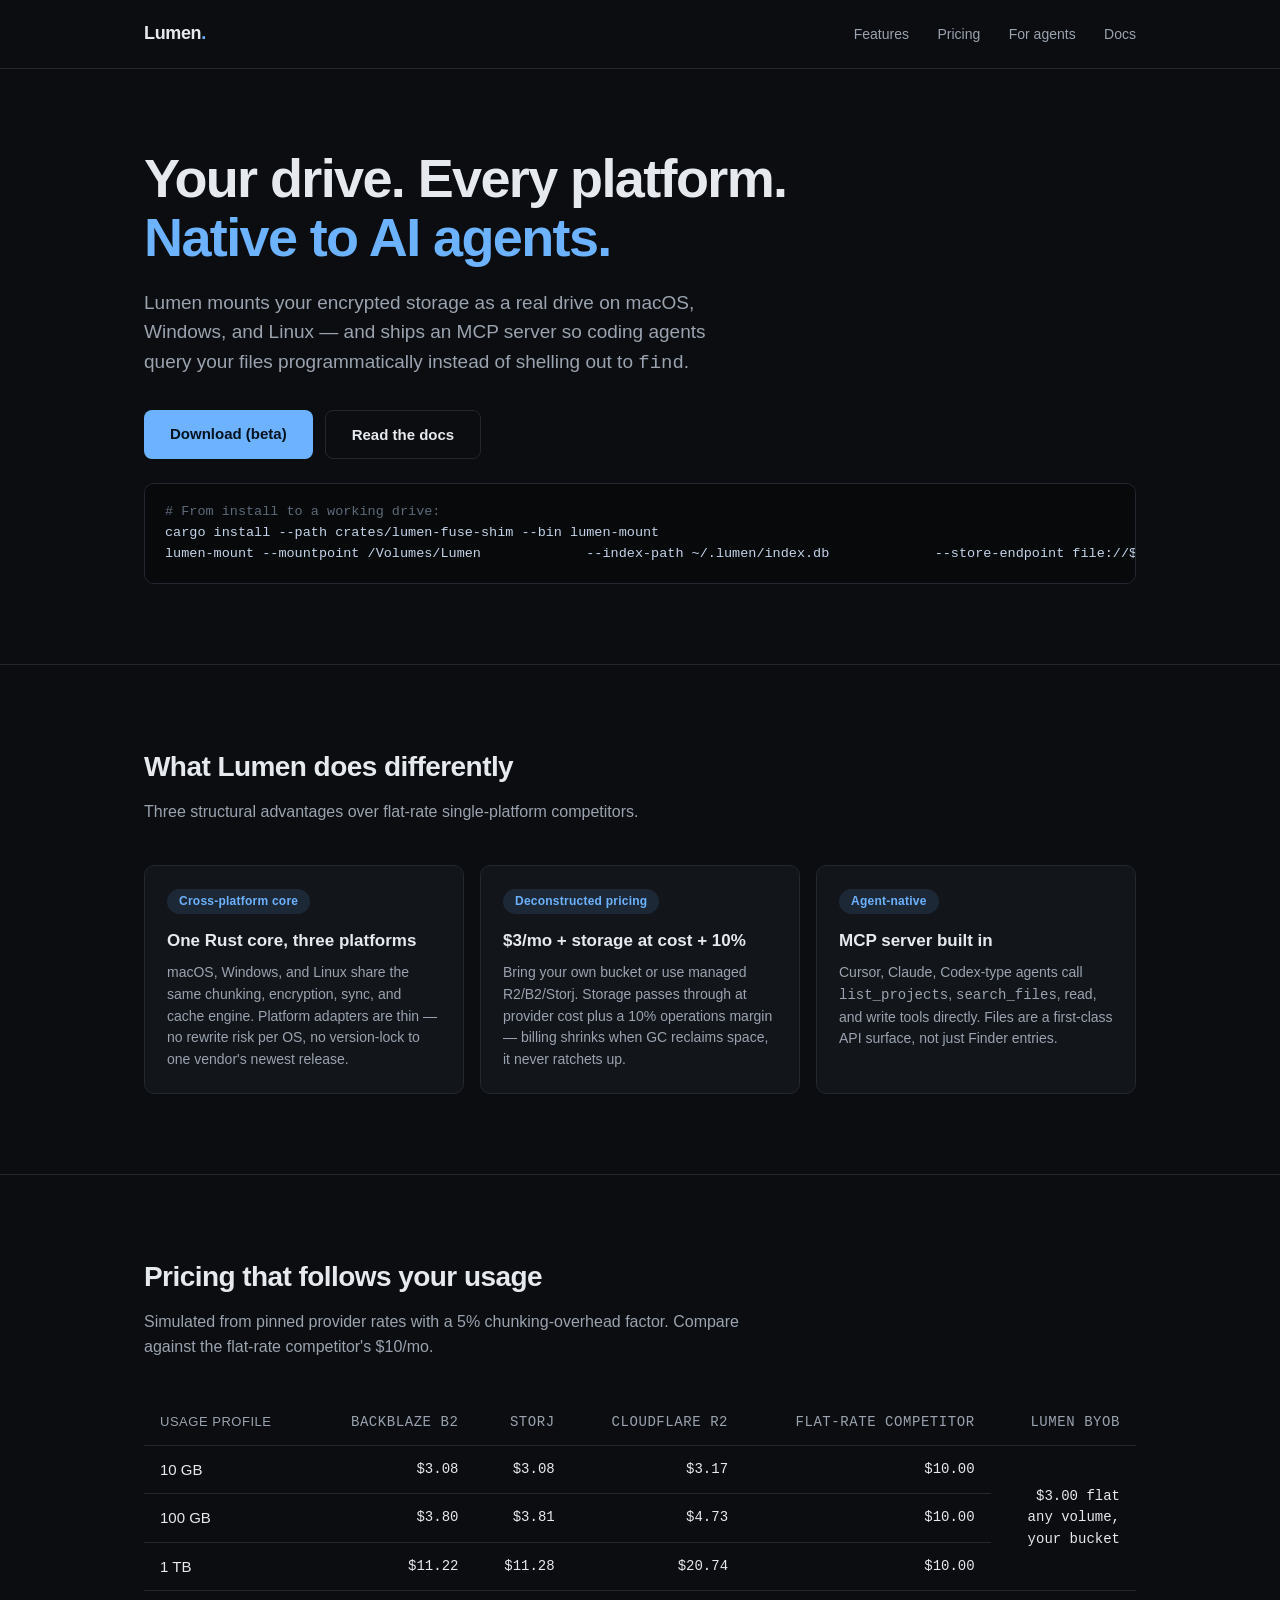
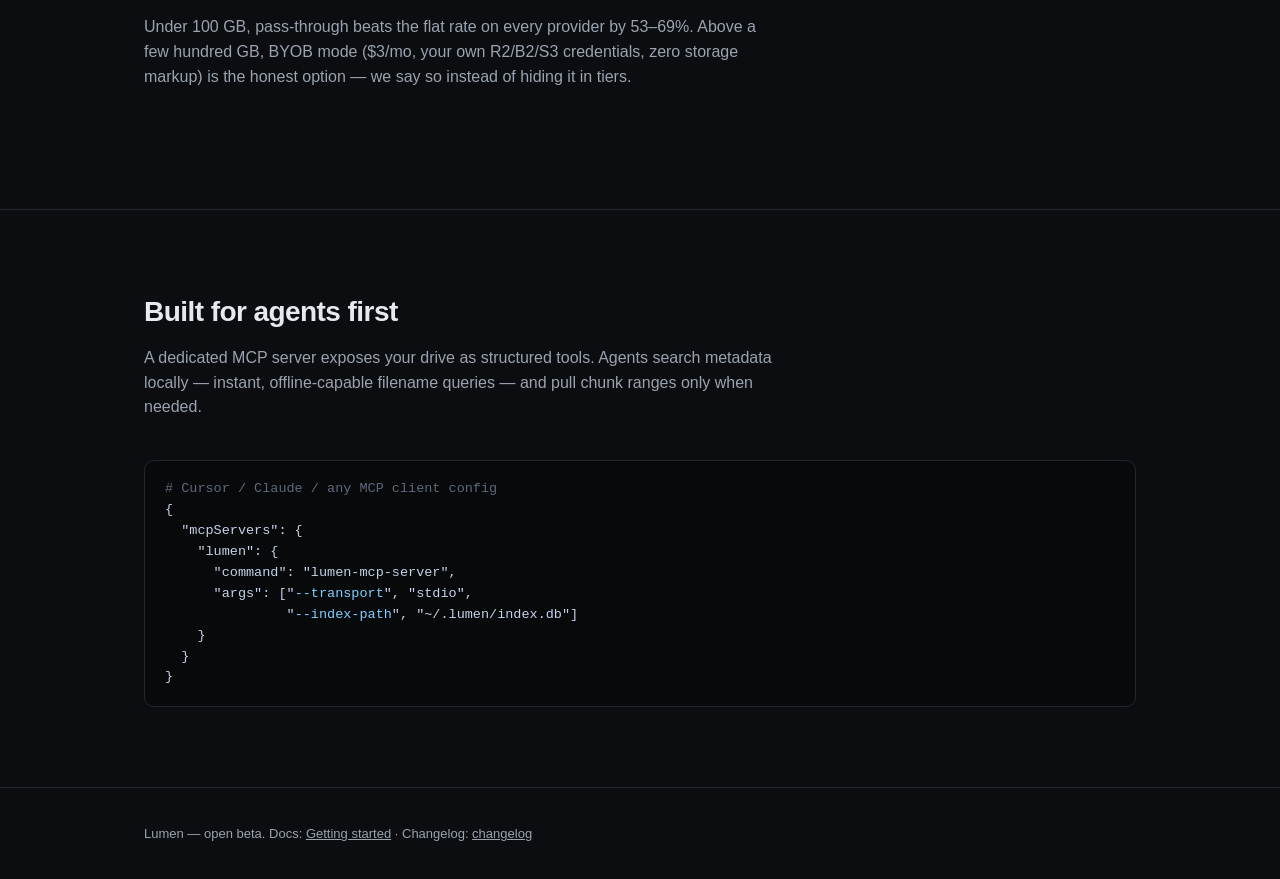
<file: site/index.html>
<!doctype html>
<html lang="en">
<head>
  <meta charset="utf-8" />
  <meta name="viewport" content="width=device-width, initial-scale=1" />
  <title>Lumen — Agent-native encrypted drive for macOS, Windows, and Linux</title>
  <meta name="description" content="Lumen is a cross-platform, agent-native virtual drive. Your files, mounted as a real drive, with a dedicated MCP server layer for AI agents. $3/mo plus storage at provider cost." />
  <style>
    :root {
      --bg: #0b0d10;
      --bg-elev: #12151a;
      --border: #232830;
      --fg: #e6e9ee;
      --fg-dim: #9aa3af;
      --accent: #6cb2ff;
      --accent-soft: rgba(108, 178, 255, 0.12);
      --mono: ui-monospace, "SF Mono", "Cascadia Code", Menlo, monospace;
    }
    * { margin: 0; padding: 0; box-sizing: border-box; }
    body { background: var(--bg); color: var(--fg); font-family: -apple-system, BlinkMacSystemFont, "Segoe UI", Roboto, sans-serif; line-height: 1.55; }
    .container { max-width: 1040px; margin: 0 auto; padding: 0 24px; }
    header { border-bottom: 1px solid var(--border); padding: 20px 0; }
    header .container { display: flex; justify-content: space-between; align-items: center; }
    .logo { font-size: 18px; font-weight: 700; letter-spacing: -0.02em; color: var(--fg); text-decoration: none; }
    .logo span { color: var(--accent); }
    nav a { color: var(--fg-dim); text-decoration: none; font-size: 14px; margin-left: 24px; }
    nav a:hover { color: var(--fg); }
    section { padding: 80px 0; border-bottom: 1px solid var(--border); }
    section:last-of-type { border-bottom: none; }
    h1 { font-size: clamp(34px, 5vw, 54px); line-height: 1.1; letter-spacing: -0.03em; max-width: 720px; }
    h1 em { color: var(--accent); font-style: normal; }
    .hero-sub { margin-top: 20px; font-size: 19px; color: var(--fg-dim); max-width: 600px; }
    h2 { font-size: 28px; letter-spacing: -0.02em; margin-bottom: 12px; }
    .section-sub { color: var(--fg-dim); margin-bottom: 40px; max-width: 640px; }
    .grid { display: grid; gap: 16px; }
    .grid.cols-3 { grid-template-columns: repeat(auto-fit, minmax(260px, 1fr)); }
    .card { background: var(--bg-elev); border: 1px solid var(--border); border-radius: 10px; padding: 22px; }
    .card h3 { font-size: 17px; margin-bottom: 8px; }
    .card p { color: var(--fg-dim); font-size: 14px; }
    .pill { display: inline-block; background: var(--accent-soft); color: var(--accent); border-radius: 100px; padding: 3px 12px; font-size: 12px; font-weight: 600; letter-spacing: 0.02em; margin-bottom: 14px; }
    table { width: 100%; border-collapse: collapse; font-size: 15px; }
    th, td { text-align: left; padding: 12px 16px; border-bottom: 1px solid var(--border); }
    th { color: var(--fg-dim); font-weight: 500; font-size: 13px; text-transform: uppercase; letter-spacing: 0.04em; }
    td.num, th.num { text-align: right; font-family: var(--mono); font-size: 14px; }
    tr.hl td { color: var(--accent); }
    .code { display: block; background: #07090b; border: 1px solid var(--border); border-radius: 10px; padding: 18px 20px; font-family: var(--mono); font-size: 13.5px; color: #c4d3e8; overflow-x: auto; white-space: pre; margin-top: 24px; }
    .code .c { color: #5d6a7a; }
    .code .k { color: #7ecfff; }
    .cta-row { display: flex; gap: 12px; flex-wrap: wrap; margin-top: 32px; }
    .btn { display: inline-block; background: var(--accent); color: #06121f; font-weight: 700; padding: 12px 26px; border-radius: 8px; text-decoration: none; font-size: 15px; }
    .btn.ghost { background: transparent; color: var(--fg); border: 1px solid var(--border); }
    footer { padding: 36px 0; color: var(--fg-dim); font-size: 13px; border-top: 1px solid var(--border); }
    footer a { color: var(--fg-dim); }
    @media (max-width: 640px) { section { padding: 56px 0 } }
  </style>
</head>
<body>
  <header>
    <div class="container">
      <a class="logo" href="/lumen/">Lumen<span>.</span></a>
      <nav>
        <a href="#features">Features</a>
        <a href="#pricing">Pricing</a>
        <a href="#agents">For agents</a>
        <a href="/lumen/docs/getting-started.html">Docs</a>
      </nav>
    </div>
  </header>

  <section>
    <div class="container">
      <h1>Your drive. Every platform.<br /><em>Native to AI agents.</em></h1>
      <p class="hero-sub">
        Lumen mounts your encrypted storage as a real drive on macOS, Windows,
        and Linux — and ships an MCP server so coding agents query your files
        programmatically instead of shelling out to <span style="font-family: var(--mono)">find</span>.
      </p>
      <div class="cta-row">
        <a class="btn" href="https://github.com/chasesdavis/lumen/releases">Download (beta)</a>
        <a class="btn ghost" href="/lumen/docs/getting-started.html">Read the docs</a>
      </div>
      <pre class="code"><span class="c"># From install to a working drive:</span>
cargo install --path crates/lumen-fuse-shim --bin lumen-mount
lumen-mount --mountpoint /Volumes/Lumen             --index-path ~/.lumen/index.db             --store-endpoint file://$HOME/.lumen/store             --bucket lumen-chunks</pre>
    </div>
  </section>

  <section id="features">
    <div class="container">
      <h2>What Lumen does differently</h2>
      <p class="section-sub">Three structural advantages over flat-rate single-platform competitors.</p>
      <div class="grid cols-3">
        <div class="card">
          <div class="pill">Cross-platform core</div>
          <h3>One Rust core, three platforms</h3>
          <p>macOS, Windows, and Linux share the same chunking, encryption, sync, and cache engine. Platform adapters are thin — no rewrite risk per OS, no version-lock to one vendor's newest release.</p>
        </div>
        <div class="card">
          <div class="pill">Deconstructed pricing</div>
          <h3>$3/mo + storage at cost + 10%</h3>
          <p>Bring your own bucket or use managed R2/B2/Storj. Storage passes through at provider cost plus a 10% operations margin — billing shrinks when GC reclaims space, it never ratchets up.</p>
        </div>
        <div class="card">
          <div class="pill">Agent-native</div>
          <h3>MCP server built in</h3>
          <p>Cursor, Claude, Codex-type agents call <span style="font-family: var(--mono)">list_projects</span>, <span style="font-family: var(--mono)">search_files</span>, read, and write tools directly. Files are a first-class API surface, not just Finder entries.</p>
        </div>
      </div>
    </div>
  </section>

  <section id="pricing">
    <div class="container">
      <h2>Pricing that follows your usage</h2>
      <p class="section-sub">
        Simulated from pinned provider rates with a 5% chunking-overhead factor.
        Compare against the flat-rate competitor's $10/mo.
      </p>
      <table>
        <thead><tr><th>Usage profile</th><th class="num">Backblaze B2</th><th class="num">Storj</th><th class="num">Cloudflare R2</th><th class="num">Flat-rate competitor</th><th class="num">Lumen BYOB</th></tr></thead>
        <tbody>
          <tr><td>10 GB</td><td class="num">$3.08</td><td class="num">$3.08</td><td class="num">$3.17</td><td class="num">$10.00</td><td class="num hl" rowspan="3">$3.00 flat<br />any volume,<br />your bucket</td></tr>
          <tr><td>100 GB</td><td class="num">$3.80</td><td class="num">$3.81</td><td class="num">$4.73</td><td class="num">$10.00</td></tr>
          <tr><td>1 TB</td><td class="num">$11.22</td><td class="num">$11.28</td><td class="num">$20.74</td><td class="num">$10.00</td></tr>
        </tbody>
      </table>
      <p class="section-sub" style="margin-top: 24px;">
        Under 100 GB, pass-through beats the flat rate on every provider by 53–69%.
        Above a few hundred GB, BYOB mode ($3/mo, your own R2/B2/S3 credentials,
        zero storage markup) is the honest option — we say so instead of hiding it in tiers.
      </p>
    </div>
  </section>

  <section id="agents">
    <div class="container">
      <h2>Built for agents first</h2>
      <p class="section-sub">A dedicated MCP server exposes your drive as structured tools. Agents search metadata locally — instant, offline-capable filename queries — and pull chunk ranges only when needed.</p>
      <pre class="code"><span class="c"># Cursor / Claude / any MCP client config</span>
{
  "mcpServers": {
    "lumen": {
      "command": "lumen-mcp-server",
      "args": ["<span class="k">--transport</span>", "stdio",
               "<span class="k">--index-path</span>", "~/.lumen/index.db"]
    }
  }
}</pre>
    </div>
  </section>

  <footer>
    <div class="container">
      Lumen — open beta. Docs: <a href="/lumen/docs/getting-started.html">Getting started</a> ·
      Changelog: <a href="/lumen/docs/changelog.html">changelog</a>
    </div>
  </footer>
</body>
</html>
</file>
<file: docs/landing.css>
/* Shared canvas for the landing page. The guides keep their own stylesheet. */
:root {
  color-scheme: light;
  --bg: #f5f5f5; --surface: #fff; --fill: #eaeaec; --window: #fff; --track: #d5d5d8;
  --ink: #121213; --ink-2: #56565a; --ink-3: #67676b; --on-ink: #fff; --tint: #0000000d;
  --hair: #17171c1b; --hair-2: #17171c0e; --ok: #287344; --warn: #805900;
  --content: 880px; --gutter: 24px; --section: 64px;
  --s-1: 4px; --s-2: 8px; --s-3: 12px; --s-4: 16px; --s-5: 24px; --s-6: 32px; --s-7: 48px; --s-8: 64px; --s-9: 80px;
  --mono: ui-monospace, "SF Mono", Menlo, monospace;
  --font: -apple-system, BlinkMacSystemFont, "Helvetica Neue", Arial, sans-serif;
  --font-display: -apple-system, BlinkMacSystemFont, "Helvetica Neue", Arial, sans-serif;
  --ease-out: cubic-bezier(.22, 1, .36, 1);
  --radius: 16px; --radius-sm: 10px;
  --file-fold: #c8c8ce; --file-tab: #a9a9b0; --file-edge: #00000012; --file-select: #dadbe0;
  --sidebar: #f2f2f4; --mark-filter: none;
}
:root[data-theme="dark"] {
  color-scheme: dark;
  --bg: #131315; --surface: #222225; --fill: #343438; --window: #242427; --track: #49494e;
  --ink: #f4f4f5; --ink-2: #c0c0c5; --ink-3: #a5a5ad; --on-ink: #121214; --tint: #ffffff0e;
  --hair: #ffffff21; --hair-2: #ffffff13; --ok: #8ecfa5; --warn: #f5ce8a;
  --file-fold: #83848b; --file-tab: #62626b; --file-edge: #ffffff12; --file-select: #55565f;
  --sidebar: #303034; --mark-filter: invert(1);
}
@media (min-width: 800px) { :root { --gutter: 32px; --section: 80px; } }
*, *::before, *::after { box-sizing: border-box; }
html { background: var(--bg); scroll-behavior: smooth; scroll-padding-top: 64px; }
body { margin: 0; font: 400 16px/1.5 var(--font); background: var(--bg); color: var(--ink); -webkit-font-smoothing: antialiased; }
h1, h2, h3, h4, p, figure, blockquote, dl, dd { margin: 0; }
h1, h2, h3 { font-family: var(--font-display); font-weight: 600; text-wrap: balance; }
h2 { font-size: clamp(24px, 3.2vw, 32px); line-height: 1.18; letter-spacing: -.038em; }
h2 em { font-weight: 500; }
a { text-decoration: none; color: inherit; }
button, input, select { font: inherit; }
button { cursor: pointer; color: inherit; }
button:disabled { cursor: default; }
:where(a, button, input, summary, [tabindex]):focus-visible { outline: 2px solid #5082ba; outline-offset: 3px; }
[hidden] { display: none !important; }
.wrap { max-width: calc(var(--content) + 2 * var(--gutter)); margin-inline: auto; padding-inline: var(--gutter); }
.section { padding-top: var(--section); }
.centered { text-align: center; }
.body { color: var(--ink-2); margin: 12px auto 0; max-width: 54ch; }
.sr-only { position: absolute; width: 1px; height: 1px; overflow: hidden; white-space: nowrap; clip-path: inset(50%); }
.symbol-bank { position: absolute; width: 0; height: 0; overflow: hidden; pointer-events: none; }
.glyph { display: inline-block; width: 1em; height: 1em; flex: none; fill: none; stroke: currentColor; stroke-width: 1.6; stroke-linejoin: round; stroke-linecap: round; }
.btn { display: inline-flex; align-items: center; justify-content: center; gap: 8px; min-height: 41px; padding: 8px 17px; border-radius: 100px; color: var(--on-ink); background: var(--ink); font-size: 14px; font-weight: 500; letter-spacing: -.012em; transition: transform .2s var(--ease-out); }
.btn:hover { transform: translateY(-2px); }
.skip-link { position: fixed; top: 8px; left: 8px; z-index: 80; transform: translateY(-180%); background: var(--ink); color: var(--on-ink); padding: 8px 14px; border-radius: 8px; }
.skip-link:focus { transform: none; }
.island { display: flex; align-items: center; gap: 2px; position: fixed; top: 12px; left: 50%; z-index: 45; transform: translateX(-50%); padding: 4px; max-width: calc(100% - 12px); border-radius: 999px; background: var(--surface); font-size: 14px; white-space: nowrap; }
.island a, .theme-switch { height: 32px; display: inline-flex; align-items: center; justify-content: center; padding-inline: 9.5px; border: 0; border-radius: 60px; font: inherit; color: var(--ink-2); background: transparent; }
.island a[aria-current], .island a:hover, .theme-switch:hover { background: var(--tint); color: var(--ink); }
.island .wordmark { font-weight: 650; letter-spacing: -.02em; color: var(--ink); }
.theme-switch { width: 29px; padding: 0; }
.theme-switch .glyph { width: 16px; height: 16px; }
.nav-short { display: none; }
#top:focus:not(:focus-visible) { outline: none; }

.intro { padding-block: 128px 24px; text-align: center; }
.intro h1 { display: flex; align-items: center; justify-content: center; gap: .15em; font-size: clamp(32px, 5vw, 48px); line-height: 1.1; font-style: italic; font-weight: 500; letter-spacing: -.042em; }
.intro h1 img { width: .87em; height: auto; transform: rotate(-7deg); filter: var(--mark-filter); transition: transform .36s var(--ease-out); }
.intro h1:hover img { transform: rotate(5deg) translateY(-1px); }
.tagline { font-size: 16px; line-height: 24px; margin: 8px auto 24px; color: var(--ink-2); }
.tagline strong, .tagline mark { color: var(--ink); font-weight: 600; }
.tagline mark { color: var(--ink); background: linear-gradient(transparent 64%, var(--hair) 64%, var(--hair) 93%, transparent 93%); }
.mac-link { background: var(--ink); }
.mac-link .glyph { width: 17px; height: 18px; }
.intro-meta, .intro-lock, .platform-note p { font-size: 12px; line-height: 18px; color: var(--ink-3); }
.intro-meta { margin: 12px 0 4px; }
.intro-lock { display: flex; align-items: center; justify-content: center; gap: 5px; }
.platform-note { margin: 24px auto 0; display: flex; align-items: center; flex-direction: column; gap: 8px; }
.portraits { display: flex; align-items: center; padding-left: 8px; }
.portraits svg { width: 32px; height: 32px; border-radius: 50%; margin-left: -8px; border: 1.5px solid var(--bg); }
.platform-note a { font-weight: 620; color: var(--ink); }
.platform-note a:hover { text-decoration: underline; text-underline-offset: 2px; }

.drive-story { position: relative; overflow-x: clip; }
.drive-pin { position: relative; }
.drive-stage { position: relative; padding: clamp(28px, 5vw, 64px) clamp(20px, 4vw, 48px); }
@media (prefers-reduced-motion: no-preference) and (min-height: 450px) {
  .drive-story[data-interactive] { height: 320vh; height: 320svh; }
  .drive-story[data-interactive] .drive-pin { position: sticky; top: 56px; }
}
.finder-figure { position: relative; margin: 0 auto; text-align: left; width: 100%; }
.finder-shell { display: grid; grid-template-columns: 184px minmax(0,1fr); min-height: 536px; overflow: hidden; border: 1px solid var(--hair-2); border-radius: 22px; background: var(--window); color: var(--ink); font-size: 13px; line-height: 1.32; }
.finder-side { background: var(--sidebar); border: 1px solid var(--hair-2); border-radius: 16px; margin: 7px 0 7px 7px; padding: 14px 8px; }
.traffic { display: inline-flex; gap: 8px; align-items: center; }
.traffic i { width: 12px; height: 12px; display: inline-block; background: #d3d3d8; border-radius: 50%; }
.finder-side > .traffic { display: flex; padding-left: 4px; margin-bottom: 18px; }
.finder-side p { font-size: 11px; color: var(--ink-3); padding: 0 8px; margin: 0 0 3px; }
.finder-side p:not(:first-of-type) { margin-top: 12px; }
.sidebar-row { display: flex; align-items: center; gap: 7px; padding: 5px 8px; border-radius: 7px; color: var(--ink-2); }
.sidebar-row.chosen { color: var(--ink); background: var(--hair-2); font-weight: 550; }
.sidebar-row .glyph { width: 15px; height: 15px; }
.sidebar-row .glyph:last-child:not(:first-child) { width: 13px; margin-left: auto; }
.sidebar-mark { width: 15px; height: 15px; filter: var(--mark-filter); }
.finder-main { display: flex; flex-direction: column; min-width: 0; }
.finder-tools { display: flex; align-items: center; gap: 10px; min-height: 58px; padding: 9px 14px 7px; }
.finder-tools b { font-size: 15px; font-weight: 600; letter-spacing: -.014em; }
.tool-pill { display: inline-flex; justify-content: center; align-items: center; gap: 10px; height: 32px; padding: 0 10px; border: 1px solid var(--hair-2); border-radius: 999px; }
.tool-pill .glyph { width: 14px; height: 14px; }
.tool-pill.history .glyph:last-child { opacity: .25; }
.tool-pill.views { margin-left: auto; } .tool-pill.views .glyph:last-child { width: 10px; }
.tool-pill.glass { width: 32px; padding: 0; }
.file-grid { display: grid; grid-template-columns: repeat(5,minmax(0,1fr)); align-items: start; gap: 22px 6px; padding: 19px 12px 30px; }
.file-tile { display: flex; flex-direction: column; align-items: center; justify-content: start; position: relative; min-width: 0; font-size: 12px; text-align: center; }
.file-tile > span { max-width: 100%; margin-top: 8px; padding: 1px 4px; border-radius: 4px; overflow: hidden; white-space: nowrap; text-overflow: ellipsis; }
.file-tile > small { font-size: 11px; color: var(--ink-3); }
.file-tile > i { position: relative; width: min(72px,100%); height: 60px; display: grid; place-items: center; border-radius: 7px; }
.folder-icon::before, .folder-icon::after, .tiny-folder::before, .sat.fold::before { content: ""; background: var(--file-fold); }
.folder-icon::before { width: min(51px,86%); height: 40px; background: var(--file-tab); clip-path: polygon(0 0,35% 0,44% 11%,99% 11%,100% 100%,0 100%); border-radius: 4px; }
.folder-icon::after { position: absolute; width: min(53px,90%); height: 33px; top: 18px; border-radius: 3px; box-shadow: inset 0 1px 0 #ffffff70, 0 1px 1px var(--file-edge); }
.file-preview::before { content: ""; display: block; width: min(69px,96%); height: 40px; border-radius: 1px; border: 1px solid var(--file-edge); background: #b0bfb8 url('./coast.svg') center / cover; }
.file-preview.second::before { background-position: 10% 70%; background-size: 180%; filter: hue-rotate(22deg) saturate(.78); }
.file-preview.third::before { background-size: 150%; background-position: 83% 46%; filter: sepia(.55); }
.file-preview.fourth::before { background-size: 145%; background-position: 75% 65%; filter: sepia(.25) brightness(.84); }
.paper-icon::before { content: ""; width: 34px; height: 46px; border: 1px solid var(--hair); background: linear-gradient(45deg,transparent 46%,var(--file-edge) 50%,var(--fill) 52%) top right/10px 10px no-repeat, repeating-linear-gradient(0deg,var(--file-edge) 0 1px,transparent 1px 4px) 50% 46%/18px 10px no-repeat, var(--surface); clip-path: polygon(0 0,68% 0,100% 24%,100% 100%,0 100%); border-radius: 2px; }
.paper-icon small { position: absolute; top: 41px; font: 550 5px/1 var(--font); color: var(--ink-3); }
.finder-path { display: flex; gap: 5px; align-items: center; min-height: 35px; margin-top: auto; padding: 7px 16px; border-top: 1px solid var(--hair-2); background: var(--tint); font-size: 11px; color: var(--ink-2); }
.finder-path img { filter: var(--mark-filter); }
.finder-path .glyph { width: 9px; height: 9px; }
.tiny-folder::before, .sat.fold::before { display: inline-block; width: 12px; height: 10px; border-radius: 1.5px; clip-path: polygon(0 0,38% 0,46% 17%,99% 17%,100% 100%,0 100%); }
.orbit { pointer-events: none; position: absolute; inset: 0; }
.orbit > i { position: absolute; width: calc(100% + 76px); height: 39%; left: 50%; top: 55%; border: 1px solid var(--hair-2); border-radius: 50%; transform: translate(-50%,-50%) rotate(-6deg); }
.sat { display: grid; place-items: center; width: 40px; height: 40px; position: absolute; border-radius: 9px; background: var(--surface); border: 1px solid var(--hair-2); }
.sat.photo, .sat.picture { background: var(--surface) url('./coast.svg') center/75% 70% no-repeat; }
.sat.photo { left: -4%; top: 68%; }.sat.picture { right: -3.5%; top: 45%; }
.sat.fold { left: 48%; bottom: 6%; }.sat.fold::before { width: 25px; height: 19px; }
.sat.page, .sat.sheet { color: var(--ink-3); font: 550 7px var(--mono); }
.sat.page { left: 10%; bottom: 14%; }.sat.sheet { right: 10%; top: 33%; }

.file-menu, .inspector { opacity: 0; visibility: hidden; transform: translateY(6px) scale(.98); transform-origin: top right; pointer-events: none; position: absolute; border: 1px solid var(--hair); box-shadow: 0 16px 36px -12px #0004; z-index: 2; transition: opacity .24s, transform .32s var(--ease-out), visibility .32s; }
.file-menu { right: 8%; top: 22%; width: 153px; padding: 5px; border-radius: 9px; background: var(--surface); font-size: 12px; }
.file-menu span { display: block; padding: 2px 8px; }
.file-menu hr { border: 0; border-top: 1px solid var(--hair); margin: 3px 5px; }
.file-menu .menu-info { background: var(--ink); color: var(--on-ink); border-radius: 4px; }
.inspector { width: min(340px,calc(100% - 24px)); right: 16px; top: 52px; background: var(--sidebar); border-radius: 13px; color: var(--ink); overflow: hidden; font-size: 11.5px; line-height: 1.5; }
.inspector-bar { position: relative; padding: 8px 8px 7px 66px; font-weight: 600; border-bottom: 1px solid var(--hair-2); }
.inspector-bar .traffic { position: absolute; top: 10px; left: 12px; gap: 6px; }
.inspector-bar .traffic i { width: 10px; height: 10px; }
.inspector-title { display: flex; align-items: center; justify-content: space-between; gap: 8px; padding: 10px 12px; }
.inspector-title strong { font-weight: 620; margin-right: auto; min-width: 0; overflow-wrap: anywhere; }
.inspector-title small { display: block; font-size: 10.5px; font-weight: 400; color: var(--ink-2); }
.inspector-title i::before { width: 43px; height: 32px; border-radius: 4px; }
.inspector-title > b { flex: none; }
.info-tags, .info-head, .info-fold { border-top: 1px solid var(--hair); padding: 6px 12px; }
.info-tags { color: var(--ink-3); }
.info-head, .info-fold { font-weight: 600; }
.info-head::before { content: ""; display: inline-block; border: 3.5px solid transparent; border-top-color: var(--ink-3); margin: 0 6px -2px 0; }
.info-fold::before { content: ""; display: inline-block; border: 3.5px solid transparent; border-left-color: var(--ink-3); margin-right: 1px; }
.inspector dl { display: grid; grid-template-columns: auto 1fr; gap: 4px 8px; padding: 5px 15px 14px; }
.inspector dt { text-align: right; color: var(--ink-2); }
.inspector mark { background: var(--file-select); color: var(--ink); font-weight: 700; padding: 0 4px; border-radius: 3px; }
.demo-pointer { position: absolute; left: 58%; top: 75%; width: 17px; height: 22px; z-index: 3; pointer-events: none; opacity: 0; transition: left .48s var(--ease-out), top .48s var(--ease-out), opacity .22s; }
.drive-story[data-frame="1"] .demo-pointer { opacity: 1; left: 92%; top: 23%; }
.drive-story[data-frame="2"] .demo-pointer { opacity: 1; left: 81%; top: calc(22% + 60px); }
.drive-story[data-frame="3"] .demo-pointer { opacity: 1; left: 83%; top: 44%; }
.drive-story:is([data-frame="1"],[data-frame="2"],[data-frame="3"]) .selected-file > i,
.drive-story:is([data-frame="1"],[data-frame="2"],[data-frame="3"]) .selected-file > span { background: var(--file-select); }
.drive-story[data-frame="2"] .file-menu, .drive-story[data-frame="3"] .inspector { visibility: visible; opacity: 1; transform: none; }
.drive-story:not([data-interactive]) .inspector { visibility: visible; opacity: 1; transform: none; }

.tour-dock { position: fixed; right: 24px; bottom: 24px; z-index: 25; width: 240px; }
.tour-invite { display: flex; align-items: end; justify-content: flex-end; gap: 2px; margin: 0 32% 3px -60px; font-size: 14px; font-weight: 500; font-style: italic; color: var(--ink-2); }
.tour-invite svg { width: 54px; height: 30px; }
.tour-preview { position: relative; }
.tour-open { position: relative; overflow: hidden; display: block; width: 100%; padding: 0; border: 1px solid var(--hair-2); background: var(--surface); border-radius: 16px; transition: transform .2s var(--ease-out); }
.tour-open:hover { transform: translateY(-2px); }
.tour-open video { display: block; width: 100%; height: auto; aspect-ratio: 16/9; object-fit: cover; }
.tour-open span { display: flex; align-items: center; justify-content: center; gap: 2px; position: absolute; bottom: 5%; left: 50%; transform: translateX(-50%); color: #fff; background: #12121bd9; border-radius: 10px; padding: 1px 5px; white-space: nowrap; font-size: 9px; }
.tour-hide, .tour-close { display: grid; place-items: center; position: absolute; width: 26px; height: 26px; right: 4px; top: 4px; border: 0; border-radius: 50%; background: var(--surface); color: var(--ink); }
.tour-hide .glyph { width: 12px; height: 12px; }
#tour-player { width: min(960px,calc(100% - 32px)); max-width: none; max-height: calc(100% - 32px); border: 0; border-radius: 16px; padding: 0; background: var(--surface); color: var(--ink); box-shadow: 0 20px 80px #0002; }
#tour-player::backdrop { background: #17181bb8; }
#tour-player video { display: block; width: 100%; height: auto; max-height: 75vh; background: #191b1b; }
#tour-player p { margin: 0; padding: 12px 44px 12px 16px; color: var(--ink-2); font-size: 13px; }
.tour-close { width: 32px; height: 32px; top: 6px; right: 6px; z-index: 1; box-shadow: 0 0 0 1px var(--hair); }
:root:has(#tour-player[open]) { overflow: hidden; }

@media (max-width: 800px) {
  .finder-shell { grid-template-columns: minmax(0,1fr); min-height: 460px; }
  .finder-side { display: none; }
  .file-grid { grid-template-columns: repeat(3,minmax(0,1fr)); gap: 16px 8px; }
  .file-tile:nth-child(n+10) { display: none; }
  .drive-story[data-frame="1"] .demo-pointer { left: 50%; top: 49%; }
  .drive-story[data-frame="2"] .demo-pointer { left: 61%; top: calc(30% + 60px); }
  .file-menu { right: 15%; top: 30%; }
  .orbit > i { width: calc(100% + 22px); }
  .sat.photo { left: -10px; }.sat.picture { right: -10px; }
}
@media (max-width: 640px) {
  .nav-wide { display: none; }.nav-short { display: inline; }
  .tour-dock { right: 12px; bottom: 12px; width: 140px; }
  .tour-invite { display: none; }
  .tour-hide { min-width: 26px; min-height: 26px; }
  .drive-stage { padding-inline: 4px; }
  .finder-tools { gap: 6px; padding-inline: 10px; }
  .finder-tools .actions { display: none; }
  .file-grid { padding-inline: 7px; }
}
@media (max-width: 440px) {
  .island { font-size: 13px; gap: 0; }
  .island a { padding-inline: clamp(6px, 2vw, 9px); }
  .theme-switch { width: 26px; }
  .drive-stage { padding-inline: 0; }
  .finder-shell { min-height: 400px; border-radius: 15px; }
  .file-tile > i { height: 51px; }.file-tile > span { margin-top: 3px; }
  .finder-tools .history { display: none; }
  .inspector { right: 9px; }
  .tour-dock { width: 107px; }
  .tour-open { border-radius: 10px; }.tour-open span { font-size: 7px; }
}
@media (prefers-reduced-motion: no-preference) {
  .intro h1, .tagline, .intro .btn, .intro-meta, .intro-lock, .platform-note { animation: greet .5s var(--ease-out) backwards; }
  .tagline { animation-delay: .045s; }.intro .btn { animation-delay: .09s; }
  .intro-meta, .intro-lock { animation-delay: .135s; }.platform-note { animation-delay: .18s; }
  .rise.in { animation: greet .5s var(--ease-out) backwards; }
  @keyframes greet { from { opacity: 0; transform: translateY(7px); } }
}
@media (prefers-reduced-motion: reduce) {
  html { scroll-behavior: auto; }
  .intro h1 img, .btn, .file-menu, .inspector, .demo-pointer, .tour-open { transition: none; }
  .btn:hover, .tour-open:hover, .intro h1:hover img { transform: none; }
}
</file>
<file: docs/workloads.css>
/* The links are an ordinary in-page index until the fragment upgrades them to tabs. */
.work-intro { margin: 9px auto 0; color: var(--ink-2); font-size: 16px; line-height: 1.45; }
.work-showcase { max-width: 780px; margin: 21px auto 0; }
.work-tabs {
  display: flex; width: max-content; max-width: 100%; margin: 0 auto 21px; padding: 3px;
  overflow-x: auto; overscroll-behavior-x: contain; scrollbar-width: thin;
}
.work-tabs a {
  position: relative; isolation: isolate; display: grid; place-items: center; flex: none;
  height: 32px; padding-inline: 12px; border-radius: 999px; color: var(--ink-2);
  font-family: inherit; font-size: 14px; font-weight: 500;
  line-height: 1; text-decoration: none; white-space: nowrap;
}
.work-tabs a::before { content: ""; position: absolute; z-index: -1; inset: 0; border-radius: inherit; }
.work-tabs a:hover { color: var(--ink); }
.work-tabs a:hover::before { background: var(--tint); }
.work-tabs a[aria-selected="true"] { color: var(--ink); }
.work-tabs a[aria-selected="true"]::before { background: var(--surface); box-shadow: 0 1px 3px var(--hair-2); }
.work-tabs a:focus-visible, .work-panel:focus-visible { outline: 2px solid var(--ink); outline-offset: 1px; }
.work-defs { position: absolute; overflow: hidden; pointer-events: none; }
.work-panel { scroll-margin-top: 80px; border-radius: 20px; }
.work-panel + .work-panel { margin-top: 32px; }
#work[data-work-tabs] .work-panel { margin: 0; }
#work[data-work-tabs] .work-fallback-heading, .work-panel[hidden] { display: none; }
.work-fallback-heading { margin: 0 0 10px; font-size: 16px; }
.work-panel figure { margin: 0; }
.work-panel figcaption { margin: 12px auto 0; color: var(--ink-2); font-size: 14px; line-height: 1.45; }
.work-stage {
  position: relative; isolation: isolate; container-type: inline-size; width: 100%; aspect-ratio: 8 / 5;
  overflow: hidden; border-radius: 20px; text-align: left;
  background: #b6c8c5 url("./coast.svg") center / cover no-repeat;
}
.work-stage::after { content: ""; position: absolute; inset: 0; border-radius: inherit; box-shadow: inset 0 0 0 1px rgb(22 39 37 / .08); pointer-events: none; }
.work-stage *, .work-stage *::before, .work-stage *::after, .work-tabs, .work-tabs a { box-sizing: border-box; }
.work-app {
  --paper: #fff; --pane: #f5f5f7; --side: #eeeef0; --rule: #d9dadd; --type: #27282b; --quiet: #62646b;
  --selected: #e1eaf5; --positive: #296249; --code: #266b59;
  position: absolute; inset: 44px 0 0 56px; display: grid; grid-template-rows: 46px minmax(0, 1fr);
  overflow: hidden; min-width: 0; border-radius: 14px 0 0; background: var(--paper); color: var(--type);
  box-shadow: 0 4px 24px rgb(15 32 32 / .23), 0 0 0 1px rgb(15 32 32 / .09);
  color-scheme: light; font: 400 12px/1.3 -apple-system, BlinkMacSystemFont, "Segoe UI", sans-serif;
  text-align: left; letter-spacing: normal; font-variant-numeric: tabular-nums; user-select: none;
}
html[data-theme="dark"] .work-adaptive {
  --paper: #242629; --pane: #2d2f33; --side: #303237; --rule: #42454a; --type: #eff0f2; --quiet: #b1b5bc;
  --selected: #384956; --positive: #a5d9bd; --code: #98d3bc; color-scheme: dark;
}
.work-studio { --paper: #242528; --pane: #2c2e32; --side: #313337; --rule: #45474d; --type: #ededee; --quiet: #b5b7bd; color-scheme: dark; }
.work-app :is(b, strong) { font-weight: 600; }
.work-app small { font-size: 10.5px; color: var(--quiet); }
.work-app p { margin: 0; }
.work-icon { display: inline-block; flex: none; width: 15px; height: 15px; fill: none; stroke: currentColor; stroke-width: 1.65; stroke-linecap: round; stroke-linejoin: round; }
.work-lights { display: block; flex: none; width: 49px; height: 12px; }
.work-lights::before { content: ""; display: block; width: 12px; height: 12px; border-radius: 50%; background: #f36b61; box-shadow: 18px 0 #f3bd50, 36px 0 #65c367; }
.work-bar { display: flex; align-items: center; gap: 14px; min-width: 0; padding: 0 16px; background: var(--pane); border-bottom: 1px solid var(--rule); }
.work-doc { display: grid; gap: 1px; min-width: 0; }
.work-doc > * { overflow: hidden; white-space: nowrap; text-overflow: ellipsis; }
.work-mode { display: flex; align-items: center; gap: 9px; margin-left: auto; padding: 3px 7px; border: 1px solid var(--rule); border-radius: 6px; color: var(--quiet); font-size: 10px; }
.work-mode b { padding: 1px 6px; border-radius: 3px; background: var(--rule); color: var(--type); }
.work-location { display: inline-flex; align-items: center; gap: 6px; margin-left: auto; color: var(--quiet); font-size: 10.5px; white-space: nowrap; }
.work-pane-label { display: flex; justify-content: space-between; align-items: center; color: var(--quiet); font-size: 10px; font-weight: 600; letter-spacing: .045em; text-transform: uppercase; }
.work-pane-label span { font-weight: 400; letter-spacing: normal; }
.work-led { flex: none; width: 7px; height: 7px; border-radius: 50%; background: #6ca88b; }
.work-wave { display: block; width: 100%; height: 100%; min-width: 0; min-height: 0; overflow: hidden; }
.work-land { background: #abc2bd url("./coast.svg") var(--crop, center) / var(--zoom, cover) no-repeat; }
.work-crop-a { --crop: 74% 62%; --zoom: 170%; filter: sepia(.2) saturate(.8); }
.work-crop-b { --crop: 18% 74%; --zoom: 210%; filter: saturate(.65) brightness(.86); }
.work-crop-c { --crop: 90% 57%; --zoom: 190%; filter: sepia(.3) saturate(1.2); }

/* Storage settings */
.work-settings { grid-template: minmax(0, 1fr) / min(25cqw, 196px) minmax(0, 1fr); }
.work-settings-nav { min-height: 0; overflow: hidden; padding: 16px 10px; background: linear-gradient(125deg, var(--pane), var(--side) 55%); border-right: 1px solid var(--rule); }
.work-settings-nav > .work-lights { margin: 1px 6px 16px; }
.work-search { display: flex; align-items: center; gap: 5px; height: 25px; padding: 0 7px; border: 1px solid var(--rule); border-radius: 6px; background: var(--paper); color: var(--quiet); font-size: 11px; }
.work-search svg { width: 12px; height: 12px; }
.work-profile { display: flex; gap: 8px; align-items: center; margin: 13px 3px 17px; }
.work-profile i { width: 32px; height: 32px; border-radius: 50%; background: radial-gradient(circle at 50% 35%, #e0e7df 0 17%, transparent 19%), radial-gradient(ellipse at 50% 107%, #dae2d9 0 41%, transparent 43%), linear-gradient(145deg, #96b0b3, #648382); }
.work-profile small, .work-disk-heading small, .work-lumen-row div small { display: block; margin-top: 2px; }
.work-pref-list { display: grid; gap: 1px; }
.work-pref-list > span { display: flex; align-items: center; gap: 8px; height: 29px; padding: 0 7px; border-radius: 5px; }
.work-pref-list > .work-pref-on { margin-top: 8px; }
.work-pref-list i, .work-storage-list > div > i { display: grid; flex: none; place-items: center; width: 19px; height: 19px; border-radius: 5px; background: var(--chip); color: #fff; }
.work-pref-list i svg, .work-storage-list i svg { width: 14px; height: 14px; }
.work-pref-on { background: #397cc9; color: #fff; font-weight: 500; }
.work-storage { min-width: 0; overflow: hidden; }
.work-storage-title { display: flex; align-items: center; gap: 12px; height: 51px; padding: 0 21px; }
.work-storage-title > svg { width: 14px; color: var(--quiet); stroke-width: 2.3; }
.work-storage-title > svg + svg { transform: rotate(180deg); opacity: .45; }
.work-storage-title b { font-size: 14px; }
.work-phone-lights { display: none; }
.work-storage-body { display: grid; align-content: start; gap: 15px; padding: 1px 23px 12px; }
.work-disk-card, .work-storage-list { background: var(--pane); border: 1px solid var(--rule); border-radius: 11px; }
.work-disk-card { position: relative; padding: 14px; }
.work-disk-card > small { position: absolute; top: 15px; right: 14px; }
.work-disk-heading { display: flex; align-items: center; gap: 9px; }
.work-disk-heading > svg { width: 30px; height: 27px; stroke: var(--quiet); stroke-width: 1.25; }
.work-disk-heading b { font-size: 13px; }
.work-meter { height: 17px; margin: 12px 0 9px; background: linear-gradient(to right, #dc7859 0 6.95%, #edab57 6.95% 9.61%, #d4869d 9.61% 10.78%, #a2a8b2 10.78% 15.7%, #797f8a 15.7% 17.03%, var(--rule) 17.03%); border-radius: 4px; }
.work-disk-key { display: flex; flex-wrap: wrap; gap: 4px 10px; font-size: 10px; color: var(--quiet); }
.work-disk-key span { display: inline-flex; align-items: center; gap: 4px; }
.work-disk-key span::before { content: ""; width: 6px; height: 6px; border-radius: 50%; background: #dc7859; }
.work-disk-key span:nth-child(2)::before { background: #edab57; }
.work-disk-key span:nth-child(3)::before { background: #d4869d; }
.work-disk-key span:nth-child(4)::before { background: #939aa5; }
.work-storage-list { padding: 0 11px; }
.work-storage-list > div { display: flex; align-items: center; gap: 8px; min-height: 38px; }
.work-storage-list > div + div { border-top: 1px solid var(--rule); }
.work-storage-list > div > :is(small, strong) { margin-left: auto; }
.work-storage-list .work-lumen-row { min-height: 54px; }
.work-monogram { flex: none; width: 28px; height: 26px; background: url("./lumen-mark.svg") center / contain no-repeat; }
html[data-theme="dark"] .work-monogram { filter: invert(1); }
.work-lumen-row strong { color: var(--positive); font-size: 11px; white-space: nowrap; }

/* The film editor: source bin, viewer and a three-lane cut. */
.work-edit { display: grid; grid-template-rows: minmax(0, 1.2fr) minmax(0, 1fr); min-height: 0; }
.work-cut-room { display: grid; grid-template-columns: 29% minmax(0, 1fr); min-height: 0; }
.work-media-bin { min-width: 0; padding: 10px 8px; overflow: hidden; background: var(--pane); border-right: 1px solid #16171a; }
.work-media-bin > .work-pane-label { margin: 0 3px 8px; }
.work-media { display: grid; align-items: center; grid-template-columns: 31% minmax(0, 1fr); gap: 7px; padding: 5px 3px; border-radius: 4px; font-size: 10.5px; }
.work-media > i { display: block; position: relative; width: 100%; aspect-ratio: 16 / 10; overflow: hidden; border-radius: 3px; }
.work-media span { min-width: 0; overflow: hidden; text-overflow: ellipsis; white-space: nowrap; }
.work-media small { display: block; margin-top: 3px; font-size: 9px; }
.work-media-on { background: #424852; }
.work-media-audio { padding: 3px; background: #204338; color: #8bb99e; }
.work-still { display: block; width: 100%; height: 100%; }
.work-monitor { display: grid; grid-template-rows: minmax(0, 1fr) 28px; min-width: 0; min-height: 0; background: #131517; }
.work-viewer-film { display: block; width: 100%; height: 100%; padding: 8px 12px 3px; }
.work-transport { display: flex; align-items: center; justify-content: space-between; padding: 0 12px; background: #202226; font: 10px ui-monospace, monospace; }
.work-playback { display: flex; align-items: center; gap: 8px; }
.work-playback svg { width: 12px; height: 12px; }
.work-timeline { display: grid; grid-template-rows: 26px minmax(0, 1fr); min-height: 0; background: #292b30; border-top: 1px solid #101114; }
.work-sequence { display: flex; align-items: center; gap: 7px; padding: 0 11px; background: #36383d; font-size: 10.5px; }
.work-sequence svg { width: 12px; height: 12px; }
.work-sequence small { margin-left: auto; }
.work-time-grid { --label: 38px; position: relative; display: grid; grid-template-rows: 19px repeat(3, minmax(0, 1fr)); min-height: 0; }
.work-time-grid::after, .work-arrange::after { content: ""; position: absolute; top: 0; bottom: 0; left: 55%; width: 1px; background: #f5cd7e; pointer-events: none; }
.work-time-grid::before, .work-arrange::before { content: ""; position: absolute; z-index: 1; left: 55%; top: 0; width: 9px; height: 8px; transform: translateX(-4px); background: #f5cd7e; clip-path: polygon(0 0, 100% 0, 100% 53%, 50% 100%, 0 53%); }
.work-rule { display: flex; align-items: center; justify-content: space-between; margin-left: var(--label); padding-inline: 5px; color: #b1b4bc; font: 9px ui-monospace, monospace; }
.work-edit-track { display: grid; grid-template: minmax(0, 1fr) / var(--label) minmax(0, 1fr); min-height: 0; border-top: 1px solid #41444b; }
.work-edit-track > b { display: grid; place-items: center; background: #34373c; color: #ced0d8; font-size: 10px; }
.work-edit-track > div, .work-lane { display: grid; grid-template: minmax(0, 1fr) / repeat(12, minmax(0, 1fr)); min-height: 0; gap: 2px; padding-block: 2px; background-image: repeating-linear-gradient(90deg, transparent 0 calc(12.5% - 1px), #44474e 0 12.5%); }
.work-clip { min-width: 0; overflow: hidden; padding: 4px 6px; border-radius: 3px; background: #445e80; color: #f0f4f8; font-size: 10px; white-space: nowrap; text-overflow: ellipsis; }
.work-cutaway { background: #685575; }
.work-clip-on { background: #4b6b93; box-shadow: inset 0 0 0 1px #cbd9eb; }
.work-sound-clip { display: grid; grid-template-rows: auto minmax(0, 1fr); padding-block: 2px; background: #385e51; }
.work-sound-clip svg { color: #98c3a8; }

/* Raw editor */
.work-develop { display: grid; grid-template: minmax(0, 1fr) 80px / minmax(0, 1fr) 27%; min-height: 0; }
.work-proof { display: grid; grid-template-rows: minmax(0, 1fr) 28px; min-height: 0; padding: 14px 15px 0; background: #191b1d; }
.work-proof-image { position: relative; overflow: hidden; }
.work-proof-image::before { content: ""; position: absolute; inset: 0 53% 0 0; border-right: 1px solid #fff; background: rgb(84 82 64 / .16); -webkit-backdrop-filter: grayscale(.88) brightness(.89); backdrop-filter: grayscale(.88) brightness(.89); }
.work-proof-image::after { content: ""; position: absolute; top: 48%; left: calc(47% - 3px); width: 6px; height: 20px; border-radius: 4px; background: #eee; box-shadow: 0 1px 3px #3338; }
.work-proof-image > span { position: absolute; top: 7px; left: 8px; padding: 2px 5px; border-radius: 3px; background: #1e2428ae; color: white; font-size: 9px; }
.work-proof-image > span + span { left: auto; right: 8px; }
.work-proof-info { display: flex; justify-content: space-between; align-items: center; gap: 4px; color: #c8cacc; font-size: 10px; }
.work-grade { padding: 13px; overflow: hidden; background: var(--pane); border-left: 1px solid #141517; }
.work-histogram { display: block; width: 100%; height: 49px; margin: 7px 0 13px; border-bottom: 1px solid #6f737a; background: repeating-linear-gradient(90deg, #26282d 0 calc(25% - 1px), #36393f 0 25%); }
.work-slider { display: grid; grid-template-columns: 1fr auto; gap: 3px; margin-top: 9px; font-size: 10px; }
.work-slider > b { font-size: 9.5px; color: var(--quiet); }
.work-slider > i { position: relative; grid-column: 1 / -1; height: 2px; margin: 2px 0; background: #595c63; }
.work-slider > i::after { content: ""; position: absolute; top: -2px; left: var(--pos); width: 6px; height: 6px; border-radius: 50%; background: #dedee1; box-shadow: 0 0 0 1px #26272a; }
.work-slider + .work-pane-label { padding-top: 13px; }
.work-warm > i { background: linear-gradient(90deg, #8aa8cd, #dab88c); }
.work-filmstrip { grid-column: 1 / -1; display: grid; grid-template-columns: repeat(6, minmax(0, 1fr)); gap: 3px; min-height: 0; padding: 5px; background: #25272b; border-top: 1px solid #111315; }
.work-filmstrip > div { display: grid; grid-template-rows: minmax(0, 1fr) auto; gap: 3px; min-width: 0; padding: 4px; overflow: hidden; color: #c8cacf; font-size: 9px; white-space: nowrap; }
.work-filmstrip i { border-radius: 2px; }
.work-frame-on { border-radius: 4px; background: #50555a; box-shadow: inset 0 0 0 1px #b9bdc2; }

/* Multitrack audio */
.work-lcd { display: flex; align-items: center; gap: 9px; margin-left: auto; padding: 4px 8px; border-radius: 4px; background: #1b2423; color: #b4cabb; box-shadow: inset 0 0 0 1px #414641; font: 10px ui-monospace, monospace; white-space: nowrap; }
.work-lcd b { font-size: 13px; }
.work-arrange { --label: min(23%, 154px); position: relative; display: grid; grid-template-rows: 25px 22px repeat(4, minmax(0, 1fr)) 25px; min-height: 0; background: #292b2e; }
.work-arrange::after { left: calc(50% + var(--label) / 2); bottom: 25px; }
.work-arrange::before { left: calc(50% + var(--label) / 2); }
.work-bars, .work-song-sections, .work-mix-row { display: grid; grid-template: minmax(0, 1fr) / var(--label) minmax(0, 1fr); min-height: 0; border-bottom: 1px solid #44474d; }
.work-bars > b, .work-song-sections > b { display: flex; align-items: center; padding-left: 11px; color: #bfc0c4; font-size: 10px; }
.work-bars > div, .work-song-sections > div { display: grid; align-items: stretch; grid-template-columns: repeat(8, 1fr); font: 9px ui-monospace, monospace; }
.work-bars > div { background: #34363a; }
.work-bars > div span, .work-song-sections > div span { display: flex; align-items: center; padding-left: 4px; border-left: 1px solid #56595f; }
.work-song-sections > div { grid-template-columns: 1fr 2fr 1fr; background: #48464c; color: #e4ded2; }
.work-channel { display: flex; align-items: center; gap: 9px; min-width: 0; padding: 5px 10px; background: #33363a; border-left: 3px solid var(--track); }
.work-channel > b { color: var(--track); font: 10px ui-monospace, monospace; }
.work-channel strong { display: block; overflow: hidden; white-space: nowrap; font-size: 11px; }
.work-channel small { display: inline-block; margin-top: 4px; padding: 0 4px; border: 1px solid #62656a; border-radius: 3px; color: #ddd; font-size: 8px; }
.work-channel > i { width: 4px; height: 60%; max-height: 33px; margin-left: auto; border-radius: 2px; background: linear-gradient(to top, #8dad8e 0 60%, #222629 60%); }
.work-mix-row:nth-child(4) .work-channel > i { background: linear-gradient(to top, #8dad8e 0 43%, #222629 43%); }
.work-lane { padding: 5px 0; gap: 2px; }
.work-lane > span { display: grid; grid-template-rows: auto minmax(0, 1fr); min-width: 0; padding: 3px 5px; overflow: hidden; border-radius: 4px; border-top: 2px solid var(--track); background: color-mix(in srgb, var(--track) 77%, #202328); color: #111e1b; font-size: 9.5px; font-weight: 500; white-space: nowrap; }
.work-lane .work-wave { opacity: .72; }
.work-mix-foot { display: flex; align-items: center; gap: 6px; padding: 0 10px; font-size: 10px; color: var(--quiet); }
.work-mix-foot > span:last-child { margin-left: auto; }

/* A print spread on a vector pasteboard */
.work-vector { display: grid; grid-template-columns: 23% minmax(0, 1fr) 21%; min-height: 0; }
.work-layer-stack, .work-inspect { min-width: 0; overflow: hidden; padding: 15px 11px; background: var(--pane); }
.work-layer-stack { border-right: 1px solid var(--rule); }
.work-layer-stack > :is(span, b), .work-tool-library > :is(span, b) { display: flex; align-items: center; gap: 6px; min-height: 26px; padding: 2px 5px; border-radius: 4px; white-space: nowrap; }
.work-layer-stack .work-icon { width: 13px; height: 13px; color: #69716f; }
.work-layer-stack > span { padding-left: 12px; font-size: 10.5px; }
.work-layer-stack > span i { width: 13px; text-align: center; font: 13px Georgia, serif; }
.work-layer-stack .work-pane-label, .work-inspect .work-pane-label, .work-tool-library .work-pane-label { margin-bottom: 8px; }
.work-layer-stack .work-pane-label:not(:first-child), .work-inspect .work-pane-label:not(:first-child), .work-tool-library .work-pane-label:not(:first-child) { margin-top: 17px; padding-top: 12px; border-top: 1px solid var(--rule); }
.work-layer-on, .work-tool-on { background: var(--selected); }
.work-pasteboard { position: relative; display: grid; place-items: center; min-height: 0; padding: 12px; overflow: hidden; background-color: #dddfdd; background-image: radial-gradient(#bdc2be .65px, transparent .8px); background-size: 10px 10px; }
.work-artboard { display: grid; grid-template-rows: auto minmax(0, 1fr) minmax(0, 1.45fr) auto; width: min(78%, 206px); aspect-ratio: 4 / 5; padding: 8px; background: #ece5d4; color: #26463f; box-shadow: 0 3px 8px #27392d30, 0 0 0 .5px #374d4026; }
.work-artboard > small { display: flex; justify-content: space-between; gap: 4px; color: inherit; font: 600 6.5px/1.3 ui-monospace, monospace; letter-spacing: .08em; }
.work-artboard > small:last-child { align-self: end; padding-top: 6px; }
.work-artboard > strong { position: relative; align-self: center; justify-self: start; margin-left: 2px; padding: 1px 8px 4px 0; font: 400 clamp(28px, 4.7cqw, 37px)/.82 Georgia, "Times New Roman", serif; letter-spacing: -.06em; }
.work-handles { position: absolute; inset: -2px -3px; border: 1px solid #4997cf; }
.work-handles i { position: absolute; width: 4px; height: 4px; border: 1px solid #4997cf; background: white; }
.work-handles i:nth-child(1) { top: -2px; left: -2px; }
.work-handles i:nth-child(2) { top: -2px; right: -2px; }
.work-handles i:nth-child(3) { bottom: -2px; left: -2px; }
.work-handles i:nth-child(4) { bottom: -2px; right: -2px; }
.work-print-art { width: 100%; height: 100%; }
.work-zoom { position: absolute; bottom: 10px; right: 10px; padding: 2px 6px; border: 1px solid #c6c9c7; border-radius: 4px; background: #f4f5f3; color: #58625e; font-size: 9px; }
.work-inspect { border-left: 1px solid var(--rule); }
.work-inspect > small, .work-inspect > b { display: block; margin-bottom: 5px; }
.work-field-grid { display: grid; grid-template-columns: repeat(2, minmax(0, 1fr)); gap: 4px; margin-top: 8px; }
.work-field-grid > span { display: flex; justify-content: space-between; padding: 3px 4px; border: 1px solid var(--rule); border-radius: 4px; color: var(--quiet); font-size: 9px; }
.work-field-grid b { color: var(--type); }
.work-ink-sample { display: flex; align-items: center; gap: 4px; font-size: 10px; }
.work-ink-sample i { width: 13px; height: 13px; border-radius: 3px; background: #26463f; }
.work-ink-sample b { margin-left: auto; }

/* Lecture player and notebook */
.work-study-room { display: grid; grid-template-columns: minmax(0, 1.15fr) minmax(0, 1fr); min-height: 0; }
.work-lecture { display: grid; grid-template-rows: minmax(0, 1fr) 37px; align-items: center; min-height: 0; padding: 8px 14px 0; background: #202425; }
.work-slide { display: grid; align-content: center; justify-items: center; width: 100%; aspect-ratio: 1.65; padding: 10px 14px; background: #f2f0e4; color: #283e38; }
.work-slide > small { display: flex; justify-content: space-between; width: 100%; padding-bottom: 6px; border-bottom: 1px solid #c7d0c4; color: #4b5e55; font: 600 7.5px ui-monospace, monospace; letter-spacing: .06em; }
.work-slide strong { margin-top: 9px; font: 400 clamp(19px, 3.5cqw, 29px)/1.06 Georgia, serif; }
.work-slide svg { width: 82%; height: auto; max-height: 73px; }
.work-slide > span { font-size: 9px; }
.work-lecture-controls { display: flex; align-items: center; gap: 5px; position: relative; height: 34px; padding-top: 3px; color: #ebeded; font-size: 10px; }
.work-lecture-controls > i { position: absolute; inset: 0 0 auto; height: 3px; border-radius: 2px; background: linear-gradient(to right, #c5d6cd 0 40.4%, #515753 40.4%); }
.work-lecture-controls > small { color: #b2b9b6; }
.work-lecture-controls > b { margin-left: auto; padding: 1px 4px; border-radius: 3px; background: #44494a; font-size: 9px; }
.work-notebook { min-width: 0; overflow: hidden; padding: 20px 18px; }
.work-notebook > small, .work-notebook > b, .work-note-date { display: block; }
.work-notebook > small { margin-bottom: 15px; font: 10px ui-monospace, monospace; }
.work-notebook > b { font-size: 21px; line-height: 1.15; letter-spacing: -.035em; }
.work-note-date { margin-top: 4px; color: var(--quiet); font-size: 10px; }
.work-notebook p { margin: 16px 0 0; font-size: 12px; line-height: 1.5; }
.work-notebook .work-note-quote { margin-top: 10px; padding-left: 8px; border-left: 2px solid #96b4a3; color: var(--quiet); }
.work-bookmark { display: flex; align-items: center; gap: 6px; margin-top: 17px; font-size: 11px; }
.work-bookmark i { width: 11px; height: 11px; border: 1px solid var(--quiet); border-radius: 3px; }
.work-bookmark b { padding: 1px 4px; background: #f5e8bc; color: #66562d; border-radius: 3px; font: 10px ui-monospace, monospace; }
.work-attachment { display: flex; align-items: center; gap: 8px; margin-top: 15px; padding: 8px; border: 1px solid var(--rule); border-radius: 6px; background: var(--pane); font-size: 11px; }
.work-attachment > svg { width: 19px; height: 19px; color: #bc7773; }
.work-attachment small { display: block; font-size: 9px; }

/* MCP inspector: a tool library, one request and its bounded read. */
.work-workbench { display: grid; grid-template-columns: 25% minmax(0, 1fr); min-height: 0; }
.work-tool-library { min-width: 0; padding: 15px 11px; background: var(--side); border-right: 1px solid var(--rule); }
.work-tool-library > span { font: 10.5px ui-monospace, monospace; }
.work-tool-library > span::before { content: ""; width: 5px; height: 5px; border: 1px solid var(--quiet); border-radius: 2px; }
.work-transcript { min-width: 0; overflow: hidden; padding: 17px 20px; }
.work-transcript > p { margin: 11px 0; font-size: 16px; font-weight: 550; letter-spacing: -.02em; }
.work-call { margin-top: 9px; overflow: hidden; border-radius: 8px; border: 1px solid var(--rule); }
.work-call > div:first-child { display: flex; align-items: center; gap: 6px; padding: 8px 10px; background: var(--pane); border-bottom: 1px solid var(--rule); }
.work-call > div:first-child b { font: 600 11px ui-monospace, monospace; }
.work-call > div:first-child small { margin-left: auto; font-size: 9px; }
.work-call > code { display: block; padding: 10px; color: var(--type); background: var(--paper); font: 11px ui-monospace, monospace; }
.work-call code em { font-style: normal; color: var(--quiet); }
.work-call code strong { color: var(--code); font-weight: 500; }
.work-result, .work-call-ok { display: flex; align-items: center; gap: 7px; padding: 8px 10px; border-top: 1px solid var(--rule); }
.work-result svg { color: var(--code); }
.work-result small { display: block; margin-top: 2px; }
.work-readout { display: flex; gap: 16px; padding: 10px; color: var(--quiet); font: 10px ui-monospace, monospace; }
.work-readout b { color: var(--type); }
.work-call-ok { color: var(--positive); font-size: 10px; }
.work-call-ok svg { width: 13px; height: 13px; }

@media (prefers-reduced-motion: no-preference) {
  #work[data-work-tabs] .work-panel:not([hidden]) .work-app { animation: work-window-in .22s var(--ease-out, ease-out); }
  .work-tabs a::before { transition: background-color .15s ease; }
}
@keyframes work-window-in { from { opacity: .6; transform: translateY(4px); } to { opacity: 1; transform: none; } }
@media (pointer: coarse) {
  .work-tabs { margin-block: -6px 15px; }
  .work-tabs a { height: 44px; }
  .work-tabs a::before { inset-block: 6px; }
}
@media (max-width: 760px) {
  .work-stage { aspect-ratio: 4 / 5; }
  .work-app { inset: 24px 0 0 20px; }
  .work-panel figcaption { min-height: 2.9em; }
}
/* Rearrange the same windows rather than shrinking their contents to thumbnail size. */
@container (max-width: 712px) {
  .work-settings { grid-template-columns: minmax(0, 1fr); }
  .work-settings-nav, .work-mode { display: none; }
  .work-storage-title .work-phone-lights { display: block; margin-right: 1px; }
  .work-cut-room { grid-template-columns: minmax(0, 1fr); }
  .work-media-bin { display: none; }
  .work-develop { grid-template-columns: minmax(0, 1fr); }
  .work-grade { display: none; }
  .work-vector { grid-template-columns: minmax(0, 1fr); }
  .work-layer-stack, .work-inspect { display: none; }
  .work-tool-library { padding-inline: 6px; }
}
@container (max-width: 475px) {
  .work-app { grid-template-rows: 41px minmax(0, 1fr); }
  .work-settings { grid-template-rows: minmax(0, 1fr); }
  .work-bar { gap: 10px; padding: 0 11px; }
  .work-location, .work-lcd, .work-inspect, .work-tool-library { display: none; }
  .work-disk-card { padding: 11px; }
  .work-disk-card > small { position: static; display: block; margin-top: 6px; }
  .work-storage-title { height: 41px; gap: 9px; padding-inline: 13px; }
  .work-storage-body { gap: 11px; padding-inline: 11px; }
  .work-lumen-row strong { font-size: 10px; }
  .work-proof { padding: 9px 9px 0; }
  .work-develop { grid-template-rows: minmax(0, 1fr) 65px; }
  .work-filmstrip { grid-template-columns: repeat(4, minmax(0, 1fr)); }
  .work-filmstrip > div { padding: 3px 2px; font-size: 8px; }
  .work-filmstrip > div:nth-child(n+5) { display: none; }
  .work-arrange { --label: 86px; grid-template-rows: 21px 18px repeat(4, minmax(0, 1fr)) 21px; }
  .work-arrange::after { bottom: 21px; }
  .work-channel { gap: 5px; padding: 3px 4px; }
  .work-channel > b { font-size: 8px; }
  .work-channel > i { display: none; }
  .work-lane { gap: 1px; padding-block: 4px; }
  .work-lane > span { padding-inline: 3px; }
  .work-vector, .work-workbench { grid-template-columns: minmax(0, 1fr); }
  .work-study-room { grid-template: minmax(0, 56%) minmax(0, 1fr) / minmax(0, 1fr); }
  .work-lecture { grid-template-rows: minmax(0, 1fr) 24px; justify-items: center; padding: 6px 10px 0; }
  .work-slide { grid-template: auto auto auto / minmax(0, 1fr) 42%; align-items: center; gap: 4px 5px; aspect-ratio: 2.1; max-height: 100%; align-content: center; padding: 6px 9px; }
  .work-slide > small { grid-column: 1 / -1; }
  .work-slide strong { grid-column: 1; grid-row: 2; justify-self: start; margin-top: 1px; }
  .work-slide svg { grid-column: 2; grid-row: 2 / span 2; width: 100%; }
  .work-slide > span { grid-column: 1; justify-self: start; }
  .work-lecture-controls { align-self: end; width: 100%; height: 21px; font-size: 9px; }
  .work-notebook { padding: 10px 12px; }
  .work-notebook > small { margin-bottom: 3px; }
  .work-notebook > b { font-size: 17px; }
  .work-note-date { display: none; }
  .work-notebook p, .work-notebook .work-note-quote { margin-top: 6px; font-size: 11px; }
  .work-bookmark, .work-attachment { margin-top: 7px; }
  .work-transcript { padding: 12px; }
  .work-transcript > p { margin: 6px 0; font-size: 14px; }
  .work-call { margin-top: 6px; }
  .work-call > div:first-child, .work-result, .work-call-ok, .work-call > code, .work-readout { padding: 5px 8px; }
}
@container (max-width: 315px) {
  .work-stage .work-lights { width: 38px; height: 10px; }
  .work-stage .work-lights::before { width: 10px; height: 10px; box-shadow: 14px 0 #f3bd50, 28px 0 #65c367; }
  .work-storage-title > svg { display: none; }
  .work-disk-key { gap: 4px 7px; }
  .work-storage-list { padding: 0 7px; }
  .work-storage-list > div { gap: 5px; }
  .work-monogram { width: 23px; }
  .work-filmstrip { grid-template-columns: repeat(3, minmax(0, 1fr)); }
  .work-filmstrip > div:first-child { display: none; }
  .work-arrange { --label: 68px; }
  .work-channel > b { display: none; }
  .work-bars > b, .work-song-sections > b { padding-left: 5px; font-size: 9px; }
  .work-artboard { width: min(70%, 156px); }
  .work-study-room { grid-template-rows: minmax(0, 51%) minmax(0, 1fr); }
  .work-notebook > p:not(.work-note-quote) { display: none; }
}
</file>
<file: docs/features.css>
/* Reading rail and file workflow */
:is(.lf-notes, .lf-prose, .lf-gallery).section { padding-block-end: 0; }
:where(.lf-notes) .lf-defs { position: absolute; overflow: hidden; pointer-events: none; }
:where(.lf-notes) .lf-sr { position: absolute; width: 1px; height: 1px; padding: 0; overflow: hidden; clip-path: inset(50%); white-space: nowrap; }
:where(.lf-notes, .lf-prose, .lf-gallery) .lf-icon { display: inline-block; width: 16px; height: 16px; flex: none; fill: none; stroke: currentColor; stroke-width: 1.7; stroke-linecap: round; stroke-linejoin: round; vertical-align: middle; }
:where(.lf-notes) .lf-notes-body { display: grid; gap: 48px; max-width: 560px; margin-inline: auto; text-align: left; }
:where(.lf-notes) .lf-note { display: grid; gap: 12px; }
:where(.lf-notes) .lf-note h3 { display: flex; align-items: center; gap: 9px; margin: 0 0 4px; color: var(--ink); font-size: 14px; font-weight: 550; letter-spacing: -.012em; line-height: 1.4; }
:where(.lf-notes) .lf-number { display: inline-grid; place-items: center; width: 21px; height: 21px; flex: none; border-radius: 50%; background: var(--tint); color: var(--ink); font: 600 12px/1 var(--font, system-ui); font-variant-numeric: tabular-nums; }
:where(.lf-notes) .lf-note p, :where(.lf-notes) .lf-steps { margin: 0; color: var(--ink-2); font-size: 16px; line-height: 1.55; text-wrap: pretty; }
:where(.lf-notes) .lf-note .lf-lead { color: var(--ink); font-size: 20px; font-weight: 500; letter-spacing: -.022em; line-height: 1.34; }
:where(.lf-notes) .lf-stats { display: grid; grid-template-columns: repeat(3, minmax(0, 1fr)); gap: 8px; padding: 0; margin: 8px 0 0; list-style: none; }
:where(.lf-notes) .lf-stats li { display: grid; align-content: start; gap: 5px; padding: 16px; border-radius: 14px; background: var(--surface); }
:where(.lf-notes) .lf-stats strong { color: var(--ink); font-size: clamp(24px, 2.5vw, 30px); font-weight: 620; letter-spacing: -.045em; line-height: 1.06; white-space: nowrap; }
:where(.lf-notes) .lf-stats span { color: var(--ink-2); font-size: 12px; line-height: 1.45; }
:where(.lf-notes) .lf-steps { display: grid; gap: 10px; padding-inline-start: 25px; list-style-type: decimal-leading-zero; }
:where(.lf-notes) .lf-steps li { padding-inline-start: 5px; }
:where(.lf-notes) .lf-steps li::marker { color: var(--ink-2); font: 12px/1 ui-monospace, monospace; }
:where(.lf-notes) .lf-checks { display: grid; gap: 11px; margin: 0; padding: 0; list-style: none; }
:where(.lf-notes) .lf-checks li { display: flex; align-items: center; gap: 12px; color: var(--ink); font-size: 14px; line-height: 1.5; }
:where(.lf-notes) .lf-note a, :where(.lf-gallery) .lf-detail a { color: var(--ink); text-decoration: underline; text-decoration-color: var(--ink-3); text-decoration-thickness: 1px; text-underline-offset: .22em; }
:where(.lf-notes) .lf-note a:hover, :where(.lf-gallery) .lf-detail a:hover { text-decoration-color: currentColor; }
:where(.lf-notes) .lf-note a:focus-visible, :where(.lf-gallery) .lf-detail :focus-visible, :where(.lf-gallery) .lf-example[tabindex]:focus-visible { outline: 2px solid var(--ink); outline-offset: 4px; border-radius: 3px; }
.lf-prose { text-align: center; }
.lf-prose h2 { margin: 0; font-size: clamp(24px, 3.3vw, 34px); letter-spacing: -.038em; line-height: 1.14; }
.lf-prose mark { padding: 0 .25em .045em; border-radius: 1em; background: var(--tint); color: var(--ink); }
.lf-prose > p { max-width: 495px; margin: 19px auto 0; color: var(--ink-2); font-size: 16px; line-height: 1.6; text-wrap: pretty; }
:where(.lf-prose) .lf-flow { display: flex; align-items: center; justify-content: center; gap: 9px; margin: 19px auto 0; color: var(--ink); font-size: 14px; font-weight: 600; }
:where(.lf-prose) .lf-flow .lf-icon { width: 13px; height: 13px; color: var(--ink-2); }

/* Gallery: the illustration is the frame; its caption sits on the page. */
.lf-gallery {
  --lf-coast: url("./coast.svg");
  --lf-paper: #e5eee6; --lf-green: #305643;
  --lf-select: #dbe9f4; --lf-select-ink: #295473;
  --lf-mono: ui-monospace, "SFMono-Regular", Consolas, monospace;
}
html[data-theme="dark"] .lf-gallery {
  --lf-paper: #2d4035; --lf-green: #b5d9bd;
  --lf-select: #2c4152; --lf-select-ink: #c5e2f4;
}
.lf-gallery > h2 { margin: 0; text-align: center; }
:where(.lf-gallery) .lf-grid { display: grid; grid-template-columns: repeat(2, minmax(0, 1fr)); align-items: start; gap: 32px 24px; margin-block-start: 32px; text-align: left; }
:where(.lf-gallery) .lf-example { min-width: 0; margin: 0; }
:where(.lf-gallery) .lf-example[id] { scroll-margin-block-start: 12px; }
:where(.lf-gallery) .lf-example figcaption { margin-block-start: 12px; color: var(--ink-2); font-size: 14px; line-height: 1.45; }
:where(.lf-gallery) .lf-example figcaption h3 { margin: 0 0 3px; color: var(--ink); font-size: 14px; font-weight: 650; line-height: 1.35; letter-spacing: -.012em; }
:where(.lf-gallery) .lf-example figcaption p { margin: 0; text-wrap: pretty; }
:where(.lf-gallery) .lf-example figcaption code { font: .91em var(--lf-mono); overflow-wrap: anywhere; }
:where(.lf-gallery) .lf-detail { margin: 0; padding: 0; border: 0; }
:where(.lf-gallery) .lf-detail > summary { display: inline-flex; align-items: center; gap: 8px; min-height: 44px; padding: 6px 4px 6px 0; list-style: none; color: var(--ink); cursor: pointer; font-size: 13px; font-weight: 540; }
:where(.lf-gallery) .lf-detail > summary::-webkit-details-marker { display: none; }
:where(.lf-gallery) .lf-detail > summary::after { display: none; content: none; }
:where(.lf-gallery) .lf-detail > summary::before { width: 6px; height: 6px; border: solid currentColor; border-width: 0 1.4px 1.4px 0; content: ""; transform: rotate(-45deg); }
:where(.lf-gallery) .lf-detail[open] > summary::before { transform: translateY(-1px) rotate(45deg); }
:where(.lf-gallery) .lf-example .lf-detail p { margin: 0 0 9px; line-height: 1.55; }

/* A shared desktop wallpaper, cropped and toned differently for each scene. */
:where(.lf-gallery) .lf-scene { position: relative; isolation: isolate; container-type: inline-size; height: 260px; overflow: hidden; border-radius: 16px; background-color: #96a89d; color: var(--ink); font: 12px/1.35 -apple-system, BlinkMacSystemFont, "Segoe UI", sans-serif; letter-spacing: -.007em; text-align: left; }
:where(.lf-gallery) .lf-scene::before {
  position: absolute; z-index: -1; inset: 0; content: "";
  background: linear-gradient(var(--lf-wash, transparent), var(--lf-wash, transparent)), var(--lf-coast) var(--lf-crop, 50% 60%) / var(--lf-zoom, cover) no-repeat;
  filter: var(--lf-tone, none);
}
:where(.lf-gallery) .lf-window { position: absolute; inset: var(--lf-top, 30px) -4px -4px clamp(16px, 7%, 32px); display: flex; flex-direction: column; min-width: 0; overflow: hidden; border: 1px solid rgb(23 31 28 / 19%); border-radius: 11px 0 0; background: var(--window); color: var(--ink); box-shadow: 0 9px 23px rgb(21 39 33 / 23%); }
:where(.lf-gallery) .lf-titlebar { position: relative; display: flex; flex: none; align-items: center; justify-content: center; height: 33px; border-bottom: 1px solid var(--hair-2); background: var(--surface); }
:where(.lf-gallery) .lf-titlebar b { overflow: hidden; margin-inline: 47px; font-size: 12px; font-weight: 620; white-space: nowrap; text-overflow: ellipsis; }
:where(.lf-gallery) .lf-titlebar > .lf-icon { position: absolute; right: 12px; width: 13px; height: 13px; color: var(--ink-2); }
:where(.lf-gallery) .lf-lights { position: absolute; left: 12px; width: 8px; height: 8px; border-radius: 50%; background: #e78278; box-shadow: 12px 0 #e7be63, 24px 0 #82b681; }
:where(.lf-gallery) .lf-pad { min-width: 0; padding: 13px clamp(12px, 4%, 18px); }
:where(.lf-gallery) .lf-scene small { display: block; color: var(--ink-2); font-size: 10px; line-height: 1.4; }
:where(.lf-gallery) .lf-docline { display: flex; align-items: center; gap: 7px; min-width: 0; margin-bottom: 14px; }
:where(.lf-gallery) .lf-docline b { font-size: 13px; font-weight: 630; }
:where(.lf-gallery) .lf-docline small { margin-inline-start: auto; }
:where(.lf-gallery) .lf-pair { display: grid; grid-template-columns: minmax(0, 1fr) auto; align-items: baseline; gap: 8px; padding: 8px 0; border-top: 1px solid var(--hair-2); color: var(--ink-2); font-size: 11px; }
:where(.lf-gallery) .lf-pair b { color: var(--ink); font-weight: 550; }
:where(.lf-gallery) .lf-thumb, :where(.lf-gallery) .lf-film-still, :where(.lf-gallery) .lf-edit-monitor { background: #99a9a1 var(--lf-coast) center / cover no-repeat; }
:where(.lf-gallery) .lf-scene .lf-folder { fill: #a6cbe3; color: #5486a7; stroke-width: 1.35; }

/* Finder drop and File Explorer */
:where(.lf-gallery) .lf-finder { --lf-crop: 18% 67%; --lf-zoom: 135% auto; }
:where(.lf-gallery) .lf-menubar { display: flex; align-items: center; gap: 14px; height: 25px; padding-inline: 16px; border-bottom: 1px solid #2f453826; background: rgb(247 249 245 / 74%); color: #22372c; font-size: 11px; }
:where(.lf-gallery) .lf-menubar time { margin-left: auto; font-variant-numeric: tabular-nums; }
:where(.lf-gallery) .lf-finder .lf-browser { inset: 43px 9% 25px 7%; border-radius: 10px; }
:where(.lf-gallery) .lf-finder-body { display: grid; flex: 1; grid-template-columns: clamp(100px, 30%, 108px) minmax(0, 1fr); }
:where(.lf-gallery) .lf-sidebar { padding: 12px 5px; border-right: 1px solid var(--hair-2); background: var(--fill); }
:where(.lf-gallery) .lf-sidebar small, :where(.lf-gallery) .lf-filelist small { margin: 0 5px 5px; font-weight: 580; }
:where(.lf-gallery) .lf-sidebar span, :where(.lf-gallery) .lf-filelist span, :where(.lf-gallery) .lf-explorer-list > div > span, :where(.lf-gallery) .lf-results span { display: flex; align-items: center; gap: 6px; }
:where(.lf-gallery) .lf-sidebar span { min-height: 25px; padding-inline: 4px; border-radius: 5px; font-size: 10px; white-space: nowrap; }
:where(.lf-gallery) .lf-sidebar .lf-icon { width: 13px; height: 13px; }
:where(.lf-gallery) .lf-selected { background: var(--lf-select); color: var(--lf-select-ink); font-weight: 610; }
:where(.lf-gallery) .lf-filelist { padding: 12px 6px; }
:where(.lf-gallery) .lf-filelist span { min-height: 26px; padding: 3px 5px; border-radius: 4px; }
:where(.lf-gallery) .lf-filelist .lf-droptarget { outline: 1px solid #6d96b6; outline-offset: -1px; background: var(--lf-select); color: var(--lf-select-ink); }
:where(.lf-gallery) .lf-dragchip { position: absolute; top: 61%; right: 5%; display: flex; align-items: center; gap: 7px; padding: 4px 9px 4px 4px; border: 1px solid var(--hair); border-radius: 7px; background: var(--surface); color: var(--ink); box-shadow: 0 4px 10px #122c3433; font-size: 11px; font-weight: 580; }
:where(.lf-gallery) .lf-dragchip .lf-thumb { width: 29px; height: 23px; border-radius: 3px; }
:where(.lf-gallery) .lf-pointer { position: absolute; top: -12px; left: -8px; width: 14px; height: 19px; fill: #222526; stroke: #fff; stroke-width: 1.35; stroke-linejoin: round; }
:where(.lf-gallery) .lf-explorer { --lf-crop: 55% 85%; --lf-zoom: 163% auto; --lf-wash: #9fafc449; --lf-tone: hue-rotate(18deg); --lf-top: 33px; }
:where(.lf-gallery) .lf-explorer .lf-window { font-family: "Segoe UI", system-ui, sans-serif; }
:where(.lf-gallery) .lf-explorer .lf-folder { fill: #f0cd79; color: #ad864c; }
:where(.lf-gallery) .lf-win-tabs { display: flex; align-items: flex-end; justify-content: space-between; height: 34px; padding: 5px 13px 0 7px; background: var(--fill); }
:where(.lf-gallery) .lf-win-tabs span { display: flex; align-items: center; gap: 7px; width: 43%; height: 27px; padding-inline: 9px; border-radius: 6px 6px 0 0; background: var(--window); font-size: 11px; }
:where(.lf-gallery) .lf-win-tabs i { position: relative; width: 8px; height: 7px; margin: 0 19px 11px 0; border: 1px solid var(--ink-2); }
:where(.lf-gallery) .lf-win-tabs i::before { position: absolute; right: 22px; bottom: 1px; width: 8px; border-bottom: 1px solid var(--ink-2); content: ""; }
:where(.lf-gallery) .lf-address, :where(.lf-gallery) .lf-editor-path { display: flex; align-items: center; gap: 10px; color: var(--ink-2); font-size: 11px; }
:where(.lf-gallery) .lf-address { margin: 10px 10px 5px; padding: 6px 8px; border: 1px solid var(--hair); border-radius: 4px; }
:where(.lf-gallery) .lf-address i, :where(.lf-gallery) .lf-editor-path i { width: 5px; height: 5px; border: solid currentColor; border-width: 1px 1px 0 0; transform: rotate(45deg); }
:where(.lf-gallery) .lf-explorer-list { padding: 3px 13px; }
:where(.lf-gallery) .lf-explorer-list > div { display: grid; grid-template-columns: minmax(0, 1fr) minmax(68px, 29%); align-items: center; min-height: 27px; border-bottom: 1px solid var(--hair-2); font-size: 11px; }
:where(.lf-gallery) .lf-explorer-list .lf-table-head { color: var(--ink-2); font-size: 10px; }

/* The playing clip and its read trace */
:where(.lf-gallery) .lf-player { --lf-crop: 80% 84%; --lf-zoom: 170% auto; --lf-wash: #304b403d; }
:where(.lf-gallery) .lf-play-window { inset: 23px 6% 17px 8%; border-radius: 10px; background: #1d2526; color: #fff; }
:where(.lf-gallery) .lf-play-window .lf-titlebar, :where(.lf-gallery) .lf-cut-window .lf-titlebar { border-color: #ffffff19; background: #272e30; color: #f1f4ef; }
:where(.lf-gallery) .lf-film-still { flex: 1; min-height: 0; background-position: 42% 54%; }
:where(.lf-gallery) .lf-playback { display: flex; align-items: center; gap: 9px; padding: 11px 13px; color: #eef3f0; font: 9px var(--lf-mono); }
:where(.lf-gallery) .lf-pause { width: 8px; height: 10px; border: solid currentColor; border-width: 0 3px; }
:where(.lf-gallery) .lf-scrub { position: relative; flex: 1; height: 3px; border-radius: 5px; background: linear-gradient(to right, #e6efea 21%, #61716e 21%); }
:where(.lf-gallery) .lf-scrub::after { position: absolute; top: 50%; left: 21%; width: 7px; height: 7px; border-radius: 50%; background: white; content: ""; transform: translate(-50%, -50%); }
:where(.lf-gallery) .lf-cache { --lf-crop: 5% 98%; --lf-zoom: 230% auto; --lf-wash: #bdbaa52e; }
:where(.lf-gallery) .lf-trace { display: grid; grid-template-columns: max-content minmax(0, 1fr); align-items: center; gap: 7px 12px; margin: 1px 0 13px; padding: 10px; border: 1px solid var(--hair-2); border-radius: 7px; background: var(--surface); font-size: 10px; }
:where(.lf-gallery) .lf-blocks { height: 13px; border-radius: 2px; background: repeating-linear-gradient(to right, transparent 0 calc(8.333% - 2px), var(--surface) calc(8.333% - 2px) 8.333%), var(--lf-bar); }
:where(.lf-gallery) .lf-hit { --lf-bar: linear-gradient(to right, #678c7b 50%, var(--fill) 50%); }
:where(.lf-gallery) .lf-ahead { --lf-bar: linear-gradient(to right, var(--fill) 50%, #9bacc0 50% 75%, var(--fill) 75%); }

/* Chunk inspector and storage configuration */
:where(.lf-gallery) .lf-cdc { --lf-crop: 10% 92%; --lf-zoom: 175% auto; --lf-tone: sepia(.2); }
:where(.lf-gallery) .lf-cdc .lf-window { inset: 28px 5% 18px 7%; border-radius: 10px; }
:where(.lf-gallery) .lf-cdc .lf-docline { margin-bottom: 11px; }
:where(.lf-gallery) .lf-strip { display: grid; grid-template-columns: 1fr 1.35fr .9fr 1.5fr 1fr; gap: 3px; margin: 3px 0 10px; }
:where(.lf-gallery) .lf-strip span { display: grid; place-items: center; height: 22px; border-radius: 3px; background: var(--fill); color: var(--ink-2); font: 10px var(--lf-mono); }
:where(.lf-gallery) .lf-strip .lf-new { border: 1px solid var(--lf-green); background: var(--lf-paper); color: var(--lf-green); font-weight: 650; }
:where(.lf-gallery) .lf-map-key { display: flex; align-items: center; gap: 6px; color: var(--ink-2); font-size: 10px; }
:where(.lf-gallery) .lf-map-key i { width: 8px; height: 8px; border: 1px solid var(--lf-green); border-radius: 2px; background: var(--lf-paper); }
:where(.lf-gallery) .lf-storage { --lf-crop: 86% 75%; --lf-zoom: 150% auto; --lf-wash: #677b9338; }
:where(.lf-gallery) .lf-editor-path { height: 29px; padding-inline: 14px; border-bottom: 1px solid var(--hair-2); }
:where(.lf-gallery) .lf-config { display: grid; gap: 8px; padding: 17px 11px 0; }
:where(.lf-gallery) .lf-config > div { display: grid; grid-template-columns: 12px minmax(0, 1fr); gap: 7px; font: 10px/1.45 var(--lf-mono); }
:where(.lf-gallery) .lf-config span, :where(.lf-gallery) .lf-config > :first-child code { color: var(--ink-2); }
:where(.lf-gallery) .lf-config code { font: inherit; overflow-wrap: anywhere; }
:where(.lf-gallery) .lf-config b { color: var(--lf-green); font-weight: 550; }
:where(.lf-gallery) .lf-bucket-tag { display: flex; align-items: center; align-self: flex-start; gap: 9px; margin: 15px 0 10px 30px; padding: 6px 11px; border: 1px solid var(--hair); border-radius: 7px; background: var(--surface); }
:where(.lf-gallery) .lf-bucket-tag .lf-icon { width: 20px; height: 20px; color: var(--lf-green); }
:where(.lf-gallery) .lf-bucket-tag b { font-size: 11px; font-weight: 620; }

/* Local tool call and remote object preview */
:where(.lf-gallery) .lf-agent { --lf-crop: 15% 100%; --lf-zoom: 218% auto; --lf-tone: saturate(.86) brightness(.86); }
:where(.lf-gallery) .lf-agent .lf-window { inset: 25px 4% 11px 7%; border-radius: 10px; }
:where(.lf-gallery) .lf-agent .lf-docline { margin-bottom: 9px; }
:where(.lf-gallery) .lf-call { display: grid; gap: 4px; margin-bottom: 10px; padding: 7px 10px; border-inline-start: 2px solid var(--lf-green); border-radius: 0 5px 5px 0; background: var(--lf-paper); color: var(--lf-green); font: 11px/1.4 var(--lf-mono); }
:where(.lf-gallery) .lf-call code, :where(.lf-gallery) .lf-hex code, :where(.lf-gallery) .lf-object code { font: inherit; }
:where(.lf-gallery) .lf-results { display: grid; gap: 4px; margin-top: 6px; }
:where(.lf-gallery) .lf-results span { font-size: 11px; }
:where(.lf-gallery) .lf-results .lf-icon { width: 13px; height: 13px; color: var(--ink-2); }
:where(.lf-gallery) .lf-security { --lf-zoom: 200% auto; --lf-crop: 86% 98%; --lf-wash: #46597750; }
:where(.lf-gallery) .lf-object { display: flex; align-items: center; gap: 8px; padding: 9px; border-radius: 6px 6px 0 0; background: #364246; color: #e9f1e9; font: 10px var(--lf-mono); }
:where(.lf-gallery) .lf-object .lf-icon { width: 13px; height: 13px; }
:where(.lf-gallery) .lf-hex { display: grid; grid-template-columns: auto minmax(0, 1fr); gap: 8px 13px; padding: 13px 10px 16px; border-radius: 0 0 6px 6px; background: #252f32; color: #d4e4db; font: 11px/1.35 var(--lf-mono); }
:where(.lf-gallery) .lf-hex span { color: #93a69b; }

/* Editing timeline and per-provider meter */
:where(.lf-gallery) .lf-cut { --lf-crop: 26% 90%; --lf-zoom: 170% auto; --lf-tone: saturate(.74); }
:where(.lf-gallery) .lf-cut-window { inset: 29px -3px -3px 7%; border-color: #1c2324; background: #23292b; color: #eef1f0; }
:where(.lf-gallery) .lf-edit-top { display: grid; grid-template-columns: 31% minmax(0, 1fr); height: 43%; min-height: 75px; border-bottom: 3px solid #181e20; }
:where(.lf-gallery) .lf-edit-top > div { display: grid; align-content: start; gap: 5px; padding: 8px; background: #30383a; font-size: 10px; }
:where(.lf-gallery) .lf-edit-top small { color: #b5c1c2; font-size: 9px; }
:where(.lf-gallery) .lf-edit-top span { overflow: hidden; white-space: nowrap; text-overflow: ellipsis; }
:where(.lf-gallery) .lf-edit-monitor { margin: 6px 10px; background-position: 38% 56%; }
:where(.lf-gallery) .lf-timecode { padding: 6px 10px 4px; color: #c8d6d7; font: 10px var(--lf-mono); }
:where(.lf-gallery) .lf-timeline { position: relative; margin: 0 9px 10px; padding: 9px 0 5px; }
:where(.lf-gallery) .lf-ruler { position: absolute; inset: 0 0 auto; height: 4px; background: repeating-linear-gradient(to right, #879197 0 1px, transparent 1px 6%); }
:where(.lf-gallery) .lf-video-track { height: 24px; border: solid #768fa4; border-width: 3px 1px; border-radius: 3px; background: repeating-linear-gradient(90deg, transparent 0 34px, #687e91 34px 35px), var(--lf-coast) left center / 35px 24px repeat-x; }
:where(.lf-gallery) .lf-audio-track { height: 15px; margin-top: 3px; border: 1px solid #50816c; border-radius: 2px; background: #345748; }
:where(.lf-gallery) .lf-audio-track svg { display: block; width: 100%; height: 100%; fill: none; stroke: #a9c8a5; }
:where(.lf-gallery) .lf-playhead { position: absolute; inset: 0 auto 0 39%; width: 1px; background: #f1c487; }
:where(.lf-gallery) .lf-playhead::before { position: absolute; left: -3px; width: 7px; height: 7px; clip-path: polygon(0 0, 100% 0, 100% 55%, 50% 100%, 0 55%); background: inherit; content: ""; }
:where(.lf-gallery) .lf-meter { --lf-crop: 10% 75%; --lf-zoom: 145% auto; --lf-wash: #b5c3ad35; }
:where(.lf-gallery) .lf-meter .lf-docline { margin-bottom: 9px; }
:where(.lf-gallery) .lf-reclaim b { color: var(--lf-green); }

@media (hover: hover) and (prefers-reduced-motion: no-preference) {
  :where(.lf-gallery) .lf-window { transition: translate .35s var(--ease-out, ease-out); }
  :where(.lf-gallery) .lf-example:hover .lf-window { translate: 0 -3px; }
}
@media (max-width: 640px) {
  :where(.lf-gallery) .lf-grid { grid-template-columns: minmax(0, 1fr); }
  :where(.lf-gallery) .lf-scene { height: clamp(228px, 65vw, 260px); }
}
@media (max-width: 480px) {
  :where(.lf-notes) .lf-stats { grid-template-columns: minmax(0, 1fr); }
  :where(.lf-notes) .lf-stats li { display: flex; align-items: baseline; justify-content: space-between; gap: 10px; padding: 12px 15px; }
  :where(.lf-notes) .lf-stats span { text-align: right; }
}
@container (max-width: 330px) {
  :where(.lf-gallery) .lf-finder .lf-browser { inset: 39px 4% 16px; }
  :where(.lf-gallery) .lf-finder-body { grid-template-columns: 97px minmax(0, 1fr); }
  :where(.lf-gallery) .lf-sidebar { padding-inline: 3px; }
  :where(.lf-gallery) .lf-sidebar span { gap: 3px; }
  :where(.lf-gallery) .lf-filelist span:last-child { display: none; }
  :where(.lf-gallery) .lf-dragchip { top: 155px; right: 8%; gap: 5px; font-size: 10px; }
  :where(.lf-gallery) .lf-dragchip .lf-thumb { width: 23px; height: 18px; }
  :where(.lf-gallery) .lf-pointer { right: 5px; left: auto; }
  :where(.lf-gallery) .lf-play-window, :where(.lf-gallery) .lf-cdc .lf-window, :where(.lf-gallery) .lf-agent .lf-window { inset: 19px 4% 12px 5%; }
  :where(.lf-gallery) .lf-cache .lf-docline { margin-bottom: 9px; }
  :where(.lf-gallery) .lf-cache .lf-pair { padding-block: 6px; }
  :where(.lf-gallery) .lf-cut-window { inset-inline-start: 5%; }
  :where(.lf-gallery) .lf-config { gap: 6px; padding-top: 11px; }
  :where(.lf-gallery) .lf-bucket-tag { margin-top: 10px; }
  :where(.lf-gallery) .lf-edit-top > div { padding-inline: 5px; }
}
</file>
<file: docs/letters.css>
/* Disk story, public post summaries, and founder's letter. */
:is(#story, #love) .letters-deck {
  max-width: 50ch;
  margin: 10px auto 0;
  color: var(--ink-2);
  line-height: 1.5;
  text-wrap: balance;
}

/* The entire laptop is one noninteractive illustration. */
#story {
  --ld-glass: rgb(249 249 251 / 94%);
  --ld-menu: rgb(244 246 245 / 78%);
  --ld-line: rgb(26 34 43 / 15%);
  --ld-text: #24262b;
  --ld-muted: #4f545b;
  --ld-track: #ced2d7;
  --ld-key: #e1e3e7;
}
html[data-theme="dark"] #story {
  --ld-glass: rgb(46 49 55 / 95%);
  --ld-menu: rgb(34 39 44 / 84%);
  --ld-line: rgb(255 255 255 / 20%);
  --ld-text: #f3f3f5;
  --ld-muted: #d1d3d9;
  --ld-track: #5a6069;
  --ld-key: #51555e;
}
#story :is(.ld-laptop, .ld-reasons, .ld-answer) {
  width: 100%;
  max-width: 640px;
  margin-inline: auto;
}
#story .ld-laptop {
  container: ld-device / inline-size;
  margin-top: 32px;
  pointer-events: none;
  user-select: none;
}
#story .ld-lid {
  padding: clamp(4px, 1.3%, 9px) clamp(4px, 1.3%, 9px) clamp(6px, 1.7%, 11px);
  border: 1px solid #45474b;
  border-radius: 18px 18px 5px 5px;
  background: linear-gradient(155deg, #343638, #151619 32%, #1d1e21 80%, #343538);
  box-shadow: inset 0 1px 0 #73767a, inset 0 0 0 1px #252629;
}
#story .ld-screen {
  position: relative;
  isolation: isolate;
  overflow: hidden;
  aspect-ratio: 16 / 10;
  border-radius: 10px 10px 2px 2px;
  background: #a9bab4 url("./coast.svg") center / cover no-repeat;
  color: var(--ld-text);
  font-family: -apple-system, BlinkMacSystemFont, "Segoe UI", sans-serif;
  text-align: left;
}
#story .ld-camera {
  position: absolute;
  inset: -1px auto auto 50%;
  transform: translateX(-50%);
  width: 10.6%;
  height: 2cqi;
  border-radius: 0 0 6px 6px;
  background: #18191c;
}
#story .ld-camera::after {
  content: "";
  display: block;
  width: clamp(2px, .64cqi, 4px);
  aspect-ratio: 1;
  margin: .45cqi auto;
  border-radius: 50%;
  background: radial-gradient(circle at 63% 35%, #55617b, #222b39 48%, #101014);
}
#story .ld-menu, #story .ld-status, #story .ld-transfer strong {
  display: flex;
  align-items: center;
}
#story .ld-menu {
  height: max(18px, 3.5cqi);
  padding-inline: 2.2cqi;
  gap: 2.2cqi;
  background: var(--ld-menu);
  box-shadow: 0 1px 0 var(--ld-line);
  font-size: clamp(9px, 1.55cqi, 10px);
  line-height: 1;
}
#story .ld-status { gap: 1cqi; margin-inline-start: auto; }
#story .ld-status svg { width: max(12px, 2cqi); }
#story .ld-panel {
  position: absolute;
  border: 1px solid var(--ld-line);
  background: var(--ld-glass);
  box-shadow: 0 1px 1px #1720190c, 0 5px 16px #182b332b, inset 0 1px 0 #ffffff26;
  font-size: clamp(11px, 1.95cqi, 13px);
  line-height: 1.3;
}
#story .ld-panel strong { display: block; font-weight: 650; }
#story .ld-panel small { display: block; color: var(--ld-muted); font-size: .91em; }
#story .ld-warning {
  top: 9%;
  right: 2.3%;
  width: 46.5%;
  display: grid;
  grid-template-columns: auto 1fr auto;
  align-items: center;
  gap: 1.2cqi;
  padding: 1.35cqi;
  border-radius: 2.15cqi;
}
#story .ld-drive-icon {
  display: grid;
  place-items: center;
  width: 5cqi;
  aspect-ratio: 1;
  border: 1px solid #7b868a7a;
  border-radius: 24%;
  background: linear-gradient(145deg, #f0f3f3, #ccd3d4 56%, #9ea8ad);
  color: #384349;
  box-shadow: inset 0 1px 0 #ffffffb8;
}
#story .ld-drive-icon svg { width: 72%; }
#story .ld-now { align-self: start; color: var(--ld-muted); font-size: .8em; }
#story .ld-transfer {
  top: 39%;
  left: 4%;
  width: 48%;
  padding: 1.75cqi 2cqi;
  border-radius: 1.9cqi;
}
#story .ld-panel.ld-transfer strong { display: flex; gap: 1.15cqi; }
#story .ld-film {
  flex: none;
  width: 4.6cqi;
  aspect-ratio: 1.48;
  border-radius: 3px;
  background: linear-gradient(14deg, #294543 32%, #718d72 33% 48%, transparent 49%), linear-gradient(#8ba8b5, #e5cbab 72%, #8da39b);
  box-shadow: inset 0 0 0 1px #253a4540;
}
#story .ld-meter {
  display: block;
  height: max(4px, .68cqi);
  margin: 1.3cqi 0 .8cqi;
  border-radius: 8px;
  background: var(--ld-track);
}
#story .ld-meter::before {
  content: "";
  display: block;
  width: 6.64%;
  height: 100%;
  border-radius: inherit;
  background: #2878e7;
}
#story .ld-delete {
  top: 43%;
  right: 5.8%;
  width: 36%;
  display: grid;
  justify-items: center;
  gap: .65cqi;
  padding: 2.1cqi 1.85cqi 1.8cqi;
  border-radius: 2.7cqi;
  text-align: center;
}
#story .ld-folder {
  position: relative;
  width: 5.5cqi;
  height: 4.4cqi;
  margin-bottom: .55cqi;
}
#story .ld-folder::before, #story .ld-folder::after {
  content: "";
  position: absolute;
  inset: 0;
  border-radius: 3px;
}
#story .ld-folder::before {
  clip-path: polygon(0 0, 37% 0, 47% 16%, 100% 16%, 100% 100%, 0 100%);
  background: #378bd5;
}
#story .ld-folder::after {
  top: 25%;
  background: linear-gradient(#8fd4ff, #65b8ed 62%, #4aa6e1);
  box-shadow: inset 0 1px 0 #c0e9ff;
}
#story .ld-choices {
  display: grid;
  grid-template-columns: 1fr 1fr;
  gap: .9cqi;
  width: 100%;
  margin-top: .9cqi;
  font-size: .9em;
  font-weight: 550;
}
#story .ld-choices span { padding: .6cqi 0; border-radius: 20px; background: var(--ld-key); }
#story .ld-choices span:last-child { color: #fff; background: #bc3541; }
#story .ld-base {
  position: relative;
  width: 105.4%;
  height: clamp(6px, 1.7cqi, 11px);
  margin-left: -2.7%;
  border-radius: 1px 1px 2.7% 2.7% / 1px 1px 95% 95%;
  background: linear-gradient(0deg, #64676c, #b1b2b6 40%, transparent 65%), linear-gradient(90deg, #777b80, #d6d7d9 2%, #b9bbc0 7%, #dde0e3 51%, #b9bbc0 93%, #e1e2e4 98%, #686c70);
  box-shadow: inset 0 1px 0 #f1f1f1b0, 0 8px 9px -6px #181a204d;
}
#story .ld-base::after {
  content: "";
  position: absolute;
  inset: 0 43% auto;
  height: 43%;
  border-radius: 0 0 6px 6px;
  background: linear-gradient(90deg, #7c7f84, #a7aaad 10% 90%, #74777d);
}

#story .ld-reasons { margin-top: 24px; text-align: left; }
#story .ld-reasons h3 { margin: 0; color: var(--ink-2); font-family: inherit; font-size: .8rem; font-weight: 600; line-height: 1.4; }
#story .ld-reasons ul { display: grid; gap: 7px; margin: 9px 0 0; padding: 0; list-style: none; }
#story .ld-reasons li {
  display: grid;
  grid-template-columns: 24px minmax(0, 1fr);
  align-items: baseline;
  gap: 11px;
  color: var(--ink-2);
  font-size: .9rem;
  line-height: 1.45;
}
#story .ld-reasons svg { align-self: start; width: 22px; height: 19px; }
#story .ld-answer {
  display: grid;
  grid-template-columns: auto minmax(0, 1fr) auto;
  align-items: center;
  gap: 15px;
  padding: 16px 18px;
  margin-top: 22px;
  border-radius: 15px;
  text-align: left;
  background: var(--ink);
  color: var(--on-ink);
}
#story .ld-answer img { filter: invert(1); }
html[data-theme="dark"] #story .ld-answer img { filter: none; }
#story .ld-answer p { display: grid; gap: 3px; margin: 0; }
#story .ld-answer strong { font-size: clamp(18px, 2.1vw, 22px); line-height: 1.15; letter-spacing: -.035em; }
#story .ld-answer p span { font-size: .87rem; line-height: 1.4; }
#story .ld-cta {
  display: inline-flex;
  justify-content: center;
  align-items: center;
  min-height: 44px;
  padding: 8px 17px;
  border: 0;
  border-radius: 99px;
  background: var(--on-ink);
  color: var(--ink);
  font-size: .875rem;
  font-weight: 600;
  text-decoration: none;
  white-space: nowrap;
}
#story .ld-cta:focus-visible { outline: 2px solid var(--on-ink); outline-offset: 3px; }

/* At phone widths the three windows flow vertically, rather than shrinking a desktop screenshot. */
@container ld-device (max-width: 470px) {
  #story .ld-lid { border-radius: 12px 12px 4px 4px; }
  #story .ld-screen {
    display: grid;
    align-content: space-between;
    gap: 7px;
    aspect-ratio: auto;
    min-height: 62cqi;
    padding-bottom: 8px;
    border-radius: 7px 7px 1px 1px;
  }
  #story .ld-panel { position: static; max-width: calc(100% - 18px); font-size: 12px; }
  #story .ld-menu { height: 18px; padding-inline: 9px; gap: 9px; font-size: 9px; }
  #story .ld-status svg { display: none; }
  #story .ld-warning, #story .ld-delete { justify-self: end; margin-right: 9px; }
  #story .ld-warning { width: min(75%, 238px); gap: 7px; padding: 6px 8px; border-radius: 9px; }
  #story .ld-drive-icon { width: 24px; }
  #story .ld-transfer { width: min(85%, 274px); margin-left: 9px; padding: 7px 9px; border-radius: 8px; }
  #story .ld-panel.ld-transfer strong { gap: 6px; }
  #story .ld-film { width: 21px; }
  #story .ld-meter { height: 4px; margin: 5px 0 3px; }
  #story .ld-delete { grid-template-columns: auto 1fr; align-items: center; width: max-content; gap: 3px 6px; padding: 6px 9px; border-radius: 9px; }
  #story .ld-folder { width: 16px; height: 13px; margin: 0; }
  #story .ld-delete small { display: none; }
  #story .ld-choices { grid-column: 1 / -1; gap: 5px; margin: 0; }
  #story .ld-choices span { padding: 2px 0; }
}
@container ld-device (max-width: 340px) {
  #story .ld-warning { width: calc(100% - 34px); grid-template-columns: auto 1fr; }
  #story .ld-now { display: none; }
  #story .ld-transfer { width: calc(100% - 24px); }
}
@media (max-width: 580px) {
  #story .ld-answer { grid-template-columns: auto 1fr; gap: 12px; }
  #story .ld-answer img { width: 34px; height: auto; }
  #story .ld-cta { grid-column: 1 / -1; }
}

/* Without scripting the lists wrap; enhancement advances two native scrollers. */
#love .lc-board { position: relative; container: lc-wall / inline-size; margin-top: 32px; text-align: right; }
#love .lc-toggle {
  display: inline-flex;
  align-items: center;
  gap: 7px;
  min-height: 44px;
  margin: 0 0 4px;
  padding: 0 8px;
  border: 0;
  border-radius: 6px;
  background: transparent;
  color: var(--ink-2);
  font: inherit;
  font-size: .78rem;
  cursor: pointer;
}
#love .lc-toggle::before {
  content: "";
  width: 9px;
  height: 10px;
  background: linear-gradient(90deg, currentColor 34%, transparent 34% 65%, currentColor 65%);
}
#love .lc-toggle[data-paused]::before { background: currentColor; clip-path: polygon(12% 0, 100% 50%, 12% 100%); }
#love .lc-toggle:hover { color: var(--ink); text-decoration: underline; }
#love .lc-toggle:focus-visible { outline: 2px solid var(--ink); outline-offset: 1px; }
#love .lc-posts { display: grid; gap: 9px; min-width: 0; }
#love .lc-lane {
  min-width: 0;
  overflow: auto hidden;
  overscroll-behavior-x: contain;
  padding-block: 2px;
  text-align: left;
  scroll-behavior: auto;
  scrollbar-width: thin;
  scrollbar-color: var(--ink-3) transparent;
}
#love .lc-posts[data-moving] .lc-lane {
  --lc-edge: min(6%, 45px);
  mask-image: linear-gradient(to right, transparent, black var(--lc-edge), black calc(100% - var(--lc-edge)), transparent);
  scrollbar-color: transparent transparent;
}
#love .lc-strip { display: flex; overflow-anchor: none; }
#love .lc-set {
  display: flex;
  flex: none;
  gap: 12px;
  margin: 0;
  padding: 0 12px 0 0;
  list-style: none;
}
#love .lc-toggle[hidden], #love .lc-set[hidden] { display: none; }
#love .lc-set li {
  width: min(320px, 89cqi);
  display: flex;
}
#love .lc-card {
  flex: 1;
  min-width: 0;
  display: flex;
  flex-direction: column;
  padding: 24px;
  border: 1px solid var(--hair-2);
  border-radius: 16px;
  background: var(--surface);
  color: var(--ink);
  box-shadow: 0 1px 2px rgb(25 25 27 / 5%);
  text-decoration: none;
}
#love .lc-card:hover { border-color: var(--hair); }
#love .lc-card:focus-visible { outline: 2px solid var(--ink); outline-offset: -3px; }
#love .lc-card p { margin: 0; font-size: 1rem; line-height: 1.5; text-wrap: pretty; }
#love .lc-by { display: flex; align-items: center; gap: 10px; margin-top: auto; padding-top: 16px; }
#love .lc-face {
  display: block;
  width: 32px;
  height: 32px;
  flex: none;
  border-radius: 50%;
  object-fit: cover;
  background: var(--fill);
  box-shadow: 0 0 0 1px var(--hair-2);
}
#love .lc-by b, #love .lc-by small { display: block; line-height: 1.24; }
#love .lc-by b { font-weight: 500; font-size: .875rem; }
#love .lc-by small { margin-top: 2px; color: var(--ink-3); font-size: .8125rem; }
#love .lc-by::after {
  content: "";
  width: 12px;
  height: 12px;
  margin-left: auto;
  background: var(--ink-3);
  clip-path: polygon(18% 9%, 90% 9%, 90% 81%, 76% 81%, 76% 34%, 17% 93%, 7% 83%, 67% 23%, 18% 23%);
}
#love .lc-set:only-child { display: grid; width: 100%; grid-template-columns: repeat(auto-fit, minmax(min(100%, 240px), 1fr)); padding: 0; }
#love .lc-set:only-child li { width: auto; }
@container lc-wall (min-width: 760px) {
  #love .lc-toggle { position: absolute; right: 0; bottom: calc(100% + 1px); margin: 0; }
}
@container lc-wall (max-width: 570px) {
  #love .lc-set li { width: min(270px, 89cqi); }
  #love .lc-card { padding: 24px; }
  #love .lc-card p { font-size: .96rem; }
}

/* A Notes document, not a mock application with unusable toolbar buttons. */
#founder .lf-paper {
  max-width: 510px;
  margin: 32px auto 0;
  overflow: hidden;
  border: 1px solid var(--hair);
  border-radius: 13px;
  background: var(--window);
  box-shadow: 0 2px 5px #1618200a, 0 13px 30px -22px #16182045;
  color: var(--ink);
  text-align: left;
}
#founder .lf-bar {
  position: relative;
  display: grid;
  place-items: center;
  height: 38px;
  padding: 0;
  border-bottom: 1px solid var(--hair-2);
  background: linear-gradient(var(--surface), color-mix(in srgb, var(--fill) 64%, var(--surface)));
}
#founder .lf-lights { position: absolute; left: 14px; display: flex; gap: 7px; }
#founder .lf-lights i { width: 11px; height: 11px; border-radius: 50%; background: #ed766b; box-shadow: inset 0 0 0 1px #46201b20; }
#founder .lf-lights i:nth-child(2) { background: #efc35d; }
#founder .lf-lights i:nth-child(3) { background: #73bd83; }
#founder .lf-tab { display: flex; align-items: center; gap: 6px; color: var(--ink-2); font-size: .82rem; font-weight: 600; }
#founder .lf-tab i {
  width: 14px;
  height: 15px;
  border-radius: 3px;
  background: linear-gradient(#efc54f 30%, transparent 30%), repeating-linear-gradient(#fffdf5 0 3px, #d9d5c5 3px 4px);
  box-shadow: inset 0 0 0 1px #6d5b242b;
}
#founder .lf-letter { padding: 26px 31px 0; }
#founder .lf-letter p { margin: 0 0 16px; font-size: 1.1rem; line-height: 1.52; letter-spacing: -.013em; }
#founder .lf-letter mark {
  padding-inline: .11em;
  border-radius: 2px;
  background: #f6ebbb;
  color: inherit;
  -webkit-box-decoration-break: clone;
  box-decoration-break: clone;
}
html[data-theme="dark"] #founder .lf-letter mark { background: #575032; }
#founder .lf-signoff {
  display: flex;
  align-items: center;
  justify-content: space-between;
  gap: 12px;
  margin: 0;
  padding: 6px 31px 26px;
  border: 0;
  background: none;
  color: inherit;
}
#founder .lf-author { display: inline-flex; align-items: center; gap: 10px; }
#founder .lf-author strong, #founder .lf-author small { display: block; font-size: .94rem; line-height: 1.3; }
#founder .lf-author strong { font-weight: 600; }
#founder .lf-author small { color: var(--ink-2); font-size: .84rem; }
#founder .lf-initial {
  display: grid;
  place-items: center;
  width: 42px;
  height: 42px;
  border-radius: 50%;
  background: linear-gradient(135deg, #e8ead8, #c9d5bf);
  color: #465540;
  font: italic 24px/1 Georgia, serif;
  box-shadow: inset 0 0 0 1px #4655401a;
}
#founder .lf-script { font: italic 38px/1 "Snell Roundhand", "Segoe Script", Georgia, serif; letter-spacing: -.055em; }
@media (max-width: 580px) {
  #founder .lf-letter { padding: 21px 19px 0; }
  #founder .lf-letter p { font-size: 1rem; }
  #founder .lf-signoff { padding: 4px 19px 21px; }
  #founder .lf-initial { width: 35px; height: 35px; font-size: 21px; }
  #founder .lf-script { font-size: 31px; }
}
@media (prefers-reduced-motion: reduce) {
  #story .ld-cta { transition: none; transform: none; }
}
@media (forced-colors: active) {
  #story .ld-laptop { forced-color-adjust: none; }
  #love .lc-card, #founder .lf-paper { border-color: CanvasText; }
}
</file>
<file: docs/plans.css>
/* Comparison, plan estimator, questions and site ending. */
:is(.lm-compare, .lm-pricing, .lm-download) .lm-intro {
  max-width: 43ch;
  margin: 10px auto 0;
  color: var(--ink-2);
  text-wrap: pretty;
}
:is(.lm-compare, .lm-pricing) .lm-sr {
  position: absolute; inline-size: 1px; block-size: 1px; padding: 0; margin: -1px;
  overflow: hidden; clip-path: inset(50%); white-space: nowrap; border: 0;
}
:is(.lm-compare, .lm-pricing, .lm-faq, .lm-download, .lm-footer) :focus-visible {
  outline: 2px solid var(--ink); outline-offset: 3px;
}
.lm-glance, .lm-plan, .lm-questions {
  margin: 30px auto 0;
  border-radius: 16px;
  background-color: var(--surface);
  box-shadow: 0 0 0 1px var(--hair-2);
  text-align: start;
}

/* The overview fits on a phone; only the optional detailed matrix scrolls. */
.lm-glance { max-width: 760px; padding: 8px 14px 10px; }
.lm-glance table {
  width: 100%; min-width: 0; border-collapse: separate; border-spacing: 0; table-layout: fixed;
}
.lm-glance :is(th, td) {
  border: 0; padding: 6px; vertical-align: middle; text-align: center; line-height: 1.3;
}
.lm-glance thead th {
  height: 72px; color: var(--ink-2); font-size: 12px; font-weight: 500;
  text-transform: none; letter-spacing: normal;
}
.lm-glance thead th:first-child { width: 29%; }
.lm-glance thead :is(img, svg) { display: block; height: 26px; margin: 0 auto 5px; }
.lm-glance tbody tr > * { height: 51px; border-top: 1px solid var(--hair-2); }
.lm-glance tbody th { text-align: start; color: var(--ink); font-size: 14px; font-weight: 500; }
.lm-glance td { font-size: 13px; color: var(--ink-2); }
.lm-glance tr > :nth-child(2) { background: var(--bg); color: var(--ink); font-weight: 600; }
.lm-glance thead th:nth-child(2) { border-radius: 10px 10px 0 0; font-size: 14px; }
.lm-glance tbody tr:last-child td:nth-child(2) { border-radius: 0 0 10px 10px; }
.lm-yes {
  display: inline-grid; width: 20px; height: 20px; place-items: center; vertical-align: middle;
  border-radius: 50%; background: color-mix(in srgb, var(--ok) 11%, transparent); color: var(--ok);
}
.lm-yes::before, .lm-included li::before {
  content: ""; display: block; width: 9px; height: 5px;
  border: solid currentColor; border-width: 0 0 1.8px 1.8px;
  transform: translateY(-1px) rotate(-45deg);
}
.lm-full { margin: 4px auto 0; border: 0; }
.lm-full > summary, .lm-questions summary { cursor: pointer; list-style: none; }
.lm-full > summary::-webkit-details-marker, .lm-questions summary::-webkit-details-marker { display: none; }
.lm-full > summary {
  min-height: 44px; padding: 0 8px; display: inline-flex; align-items: center; gap: 8px;
  font-size: 13px; font-weight: 500; color: var(--ink-2); border-radius: 6px;
}
.lm-full > summary::after {
  content: ""; width: 7px; height: 7px; border: solid currentColor; border-width: 0 1.5px 1.5px 0;
  transform: translateY(-2px) rotate(45deg); transition: transform .16s var(--ease-out);
}
.lm-full[open] > summary::after { content: ""; transform: translateY(2px) rotate(225deg); }
.lm-matrix-note, .lm-scroll-help {
  max-width: 57ch; margin: 4px auto 14px; color: var(--ink-2); font-size: 13px;
}
.lm-scroll-help { display: none; }
.lm-matrix-scroll {
  overflow-x: auto; overscroll-behavior-x: contain; border: 1px solid var(--hair);
  border-radius: 12px; background: var(--surface); text-align: start;
}
.lm-matrix {
  width: 100%; min-width: 780px; table-layout: fixed; border-collapse: separate; border-spacing: 0;
  color: var(--ink-2); font-size: 13px; line-height: 1.45;
}
.lm-matrix :is(th, td) {
  padding: 10px 12px; border: 0; text-align: start; vertical-align: top; overflow-wrap: break-word;
}
.lm-matrix thead th {
  font-size: 13px; font-weight: 600; text-transform: none; letter-spacing: normal; color: var(--ink);
}
.lm-matrix thead th:first-child { width: 18%; }
.lm-matrix tr > :nth-child(2) { background: var(--bg); color: var(--ink); }
.lm-matrix th[scope="rowgroup"] {
  padding-block: 7px; background: var(--fill); color: var(--ink); font-size: 12px; font-weight: 600;
}
.lm-matrix tbody tr + tr > * { border-top: 1px solid var(--hair-2); }
.lm-matrix th[scope="row"], .lm-matrix thead th:first-child {
  position: sticky; left: 0; z-index: 1; background: var(--surface); color: var(--ink); font-weight: 500;
}
.lm-matrix a, .lm-questions a, .lm-windows, .lm-colophon a {
  text-decoration: underline; text-underline-offset: .2em; text-decoration-color: var(--ink-3);
}
@media (max-width: 850px) {
  .lm-scroll-help { display: block; }
}
@media (max-width: 600px) {
  .lm-glance { padding: 7px 10px 9px; }
  .lm-glance :is(table, thead, tbody) { display: block; }
  .lm-glance tr { display: grid; grid-template-columns: repeat(4, minmax(0, 1fr)); }
  .lm-glance thead th:first-child { position: absolute; width: 1px; height: 1px; overflow: hidden; padding: 0; }
  .lm-glance thead th:not(:first-child) {
    height: auto; min-height: 68px; padding: 6px 2px;
    display: flex; flex-direction: column; align-items: center; justify-content: start;
  }
  .lm-glance tbody th { grid-column: 1 / -1; height: auto; padding: 9px 3px 4px; font-size: 13px; }
  .lm-glance tbody td {
    display: grid; place-content: center; height: auto; min-height: 33px;
    padding: 4px 2px; margin-bottom: 5px; border: 0; font-size: 12px;
  }
  .lm-glance tr > :nth-child(2), .lm-glance tbody tr:last-child td:nth-child(2),
  .lm-glance thead th:nth-child(2) { border-radius: 7px; }
}

/* Only expose the controls after the readable rate table has been bound. */
.lm-plan {
  width: 100%; max-width: 360px; padding: clamp(17px, 3vw, 26px);
  background-image:
    radial-gradient(ellipse 86% 21% at 2% -3%, color-mix(in srgb, #a9c6d6 36%, var(--surface)), transparent),
    radial-gradient(ellipse 75% 23% at 91% -6%, color-mix(in srgb, #a5cbb1 29%, var(--surface)), transparent);
  box-shadow: 0 0 0 1px var(--hair-2), 0 10px 24px -22px var(--ink-2);
}
.lm-plan [hidden] { display: none; }
.lm-plan-top { display: flex; gap: 13px; align-items: center; }
.lm-drive-art { flex: none; filter: drop-shadow(0 4px 3px rgb(17 40 30 / .12)); }
.lm-plan-top h3, .lm-quote strong {
  margin: 0; color: var(--ink); font-size: 25px; line-height: 1.1; font-weight: 600;
  letter-spacing: -.04em; font-variant-numeric: tabular-nums;
}
.lm-plan-sub, .lm-quote small, .lm-quote > span {
  color: var(--ink-2); font-size: 13px; line-height: 1.45; font-weight: 400;
}
.lm-plan-sub, .lm-quote small { display: block; margin: 2px 0 0; }
.lm-quote-row { margin-top: 17px; display: flex; align-items: center; justify-content: space-between; flex-wrap: wrap; gap: 8px; }
.lm-quote { white-space: nowrap; }
.lm-quote > span { margin-left: 3px; }
.lm-switch {
  display: flex; min-width: 0; margin: 0; padding: 2px; border: 0; border-radius: 999px; background: var(--fill);
}
.lm-switch label { position: relative; cursor: pointer; }
.lm-switch label span {
  display: grid; min-height: 32px; padding-inline: 10px; place-items: center; border-radius: 999px;
  color: var(--ink-2); font-size: 12.5px; font-weight: 500; line-height: 1.15;
}
.lm-switch input:checked + span {
  color: var(--ink); background: var(--window); font-weight: 600; box-shadow: 0 1px 3px var(--hair);
}
.lm-switch input:focus-visible + span { outline: 2px solid var(--ink); outline-offset: 1px; }
@media (max-width: 359px) {
  .lm-switch label span { padding-inline: 6px; }
  .lm-quote-row { gap: 6px; }
}
.lm-range {
  --lm-progress: 50%;
  display: block; width: 100%; height: 44px; margin: 8px 0 0; padding: 0;
  appearance: none; -webkit-appearance: none; background: transparent; cursor: pointer;
}
.lm-range::-webkit-slider-runnable-track {
  height: 4px; border-radius: 4px;
  background: linear-gradient(to right, var(--ink) var(--lm-progress), var(--fill) var(--lm-progress));
}
.lm-range::-moz-range-track { height: 4px; border-radius: 4px; background: var(--fill); }
.lm-range::-moz-range-progress { height: 4px; border-radius: 4px; background: var(--ink); }
.lm-range::-webkit-slider-thumb {
  width: 21px; height: 21px; margin-top: -8.5px; border: 2px solid var(--surface); border-radius: 50%;
  appearance: none; -webkit-appearance: none; background: var(--ink); box-shadow: 0 0 0 1px var(--hair);
}
.lm-range::-moz-range-thumb {
  box-sizing: border-box; width: 21px; height: 21px; border: 2px solid var(--surface);
  border-radius: 50%; background: var(--ink); box-shadow: 0 0 0 1px var(--hair);
}
.lm-ticks { display: grid; grid-template-columns: repeat(3, 1fr); color: var(--ink-2); font-size: 12px; line-height: 1.3; }
.lm-ticks span:nth-child(2) { text-align: center; }
.lm-ticks span:last-child { text-align: end; }
.lm-ticks .lm-selected { color: var(--ink); font-weight: 600; }
.lm-rates {
  width: 100%; min-width: 0; margin: 16px 0 0; border-collapse: collapse;
  font-size: 14px; font-variant-numeric: tabular-nums;
}
.lm-rates :is(th, td) { padding: 7px 0; border: 0; border-bottom: 1px solid var(--hair-2); text-align: start; }
.lm-rates thead th { font-size: 12px; letter-spacing: normal; text-transform: none; color: var(--ink-2); }
.lm-rates tbody th { font-weight: 500; }
.lm-rates tr > :last-child { text-align: end; }
.lm-terms { margin: 15px 0 0; color: var(--ink-2); font-size: 13px; line-height: 1.5; }
.lm-included {
  display: grid; gap: 7px; list-style: none; padding: 17px 0 0; margin: 17px 0 0;
  border-top: 1px solid var(--hair-2); color: var(--ink); font-size: 14px; line-height: 1.4;
}
.lm-included li { display: flex; align-items: baseline; gap: 10px; }
.lm-included li::before { flex: none; align-self: flex-start; margin: .45em 1px 0; color: var(--ok); }
.lm-plan .lm-plan-action {
  width: 100%; min-height: 44px; margin-top: 22px; display: flex; align-items: center; justify-content: center;
}
.lm-billing { margin: 8px 0 0; text-align: center; color: var(--ink-2); font-size: 12px; }

/* Native summaries keep all answers reachable without the estimator script. */
.lm-questions { max-width: 520px; padding: 0 16px; }
.lm-questions details { border: 0; }
.lm-questions details + details { border-top: 1px solid var(--hair-2); }
.lm-questions summary {
  display: flex; justify-content: space-between; align-items: center; gap: 16px;
  min-height: 45px; padding: 11px 0; color: var(--ink); font-weight: 500; font-size: 14px; line-height: 1.45;
}
.lm-questions summary::after {
  content: ""; flex: 0 0 12px; height: 12px; color: var(--ink-2); transform: none;
  background: linear-gradient(currentColor, currentColor) center / 10px 1.5px no-repeat,
              linear-gradient(currentColor, currentColor) center / 1.5px 10px no-repeat;
}
.lm-questions details[open] > summary::after { content: ""; background-size: 10px 1.5px, 1.5px 0; }
.lm-questions details p { margin: 0; padding: 0 22px 14px 0; color: var(--ink-2); font-size: 14px; line-height: 1.55; }
.lm-questions a, .lm-matrix a { color: var(--ink); }
.lm-download h2 { font-size: clamp(30px, 4vw, 40px); line-height: 1.08; letter-spacing: -.04em; }
.lm-download h2 em { color: var(--ink-2); }
.lm-download .lm-mac { display: inline-flex; align-items: center; gap: 8px; min-height: 44px; margin-top: 21px; }
.lm-mac svg { flex: none; }
.lm-mac-note, .lm-windows { color: var(--ink-2); font-size: 12.5px; }
.lm-mac-note { margin: 9px 0 0; }
.lm-windows { display: inline-flex; min-height: 36px; align-items: center; }
.lm-footer {
  padding: clamp(40px, 6vw, 64px) 0 clamp(32px, 5vw, 48px); border: 0;
  text-align: center; color: var(--ink-2); font-size: 12.5px;
}
.lm-footer-links { display: flex; flex-wrap: wrap; justify-content: center; gap: 0 15px; }
.lm-footer a { color: inherit; }
.lm-footer-links a { display: inline-flex; align-items: center; min-height: 32px; }
.lm-colophon { margin: 1px 0 0; }
.lm-colophon a { margin-left: 4px; }
.lm-wordmark {
  display: block; width: min(100%, 520px); height: auto; margin: clamp(28px, 5vw, 46px) auto 0;
  color: color-mix(in srgb, var(--ink) 10%, var(--bg)); user-select: none;
}
@media (hover: hover) {
  .lm-full > summary:hover, .lm-windows:hover, .lm-footer a:hover { color: var(--ink); }
  .lm-footer-links a:hover { text-decoration: underline; text-underline-offset: .2em; }
  .lm-questions summary:hover::after { color: var(--ink); }
}
@media (pointer: coarse) {
  .lm-switch label span { min-height: 40px; }
  .lm-windows, .lm-footer-links a { min-height: 44px; }
}
@media (prefers-reduced-motion: reduce) {
  .lm-full > summary::after, .lm-plan .btn, .lm-download .btn { transition: none; }
  .lm-plan .btn:hover, .lm-download .btn:hover { transform: none; }
}
@media (forced-colors: active) {
  .lm-glance, .lm-plan, .lm-questions, .lm-switch { outline: 1px solid CanvasText; }
  .lm-switch input:checked + span { box-shadow: none; outline: 1px solid Highlight; }
  .lm-range { appearance: auto; }
  .lm-questions summary::after { content: "+"; background: none; }
  .lm-questions details[open] > summary::after { content: "−"; }
}
</file>
